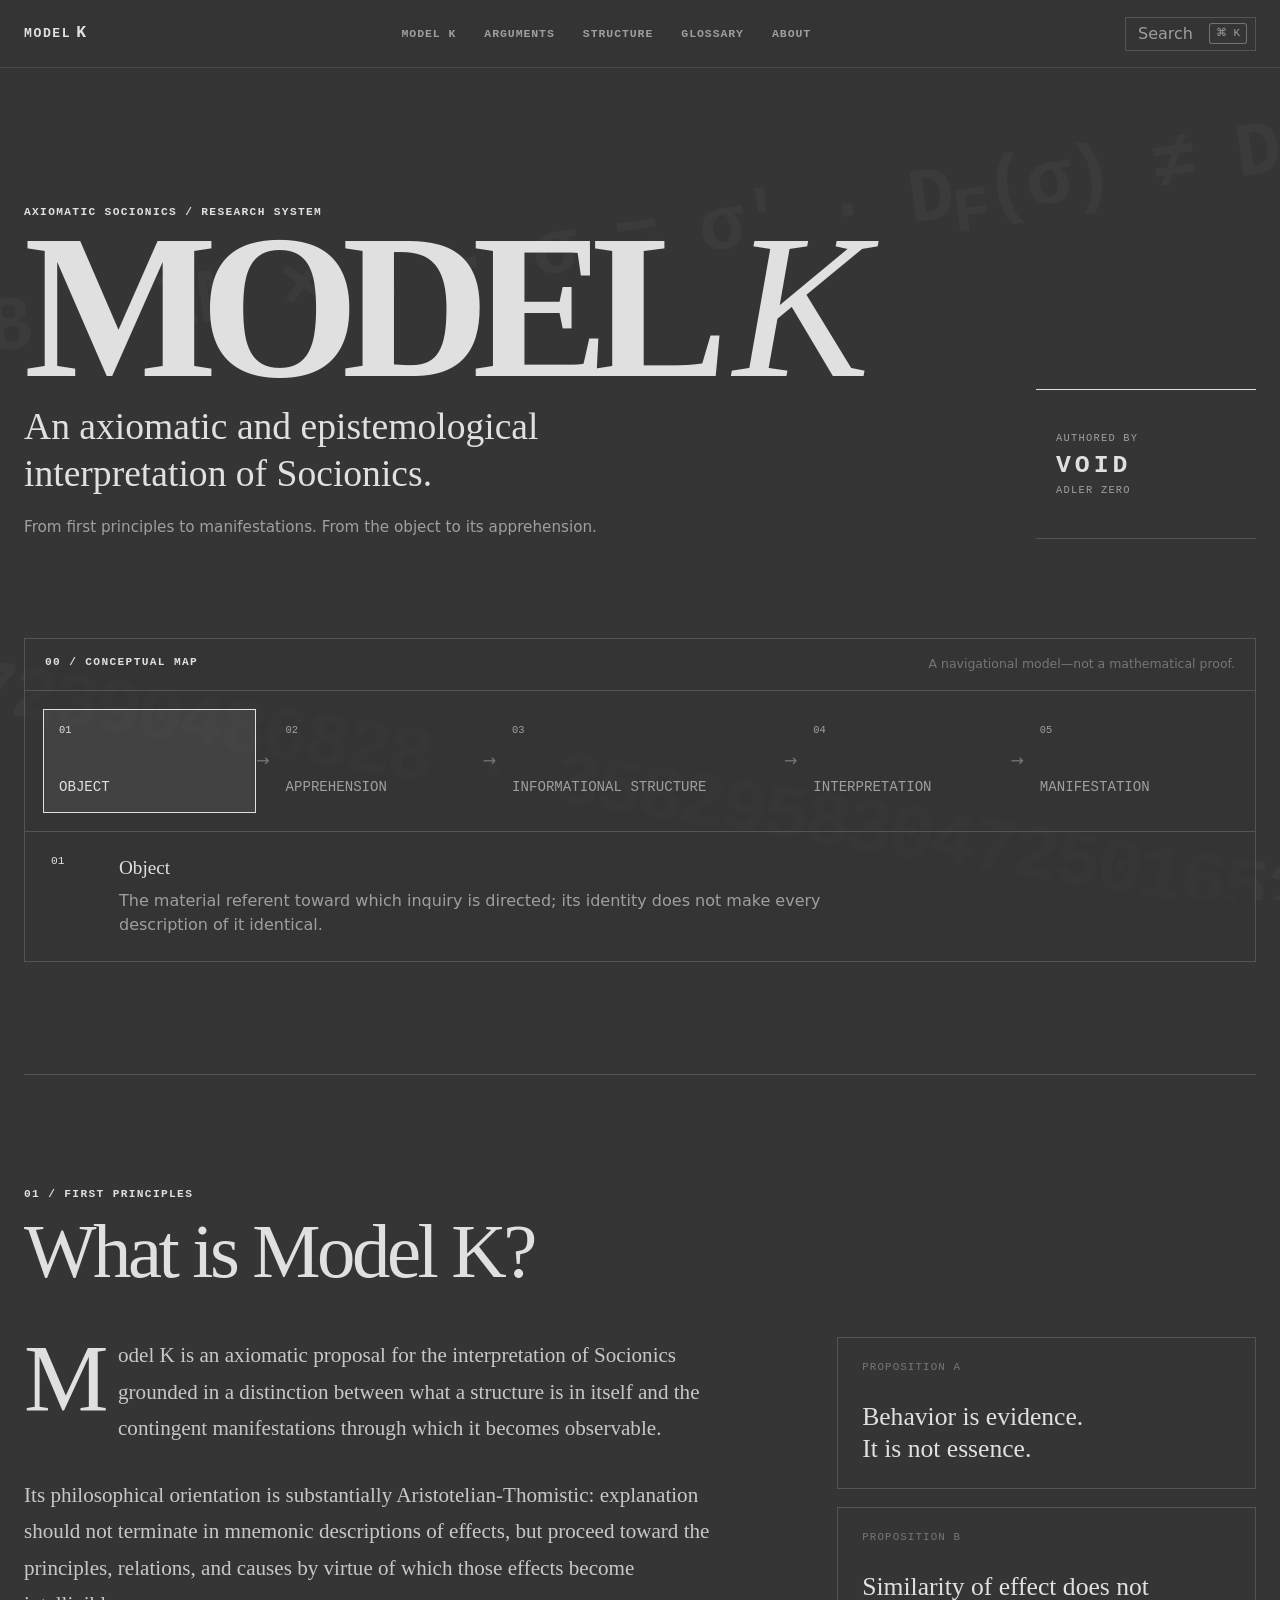
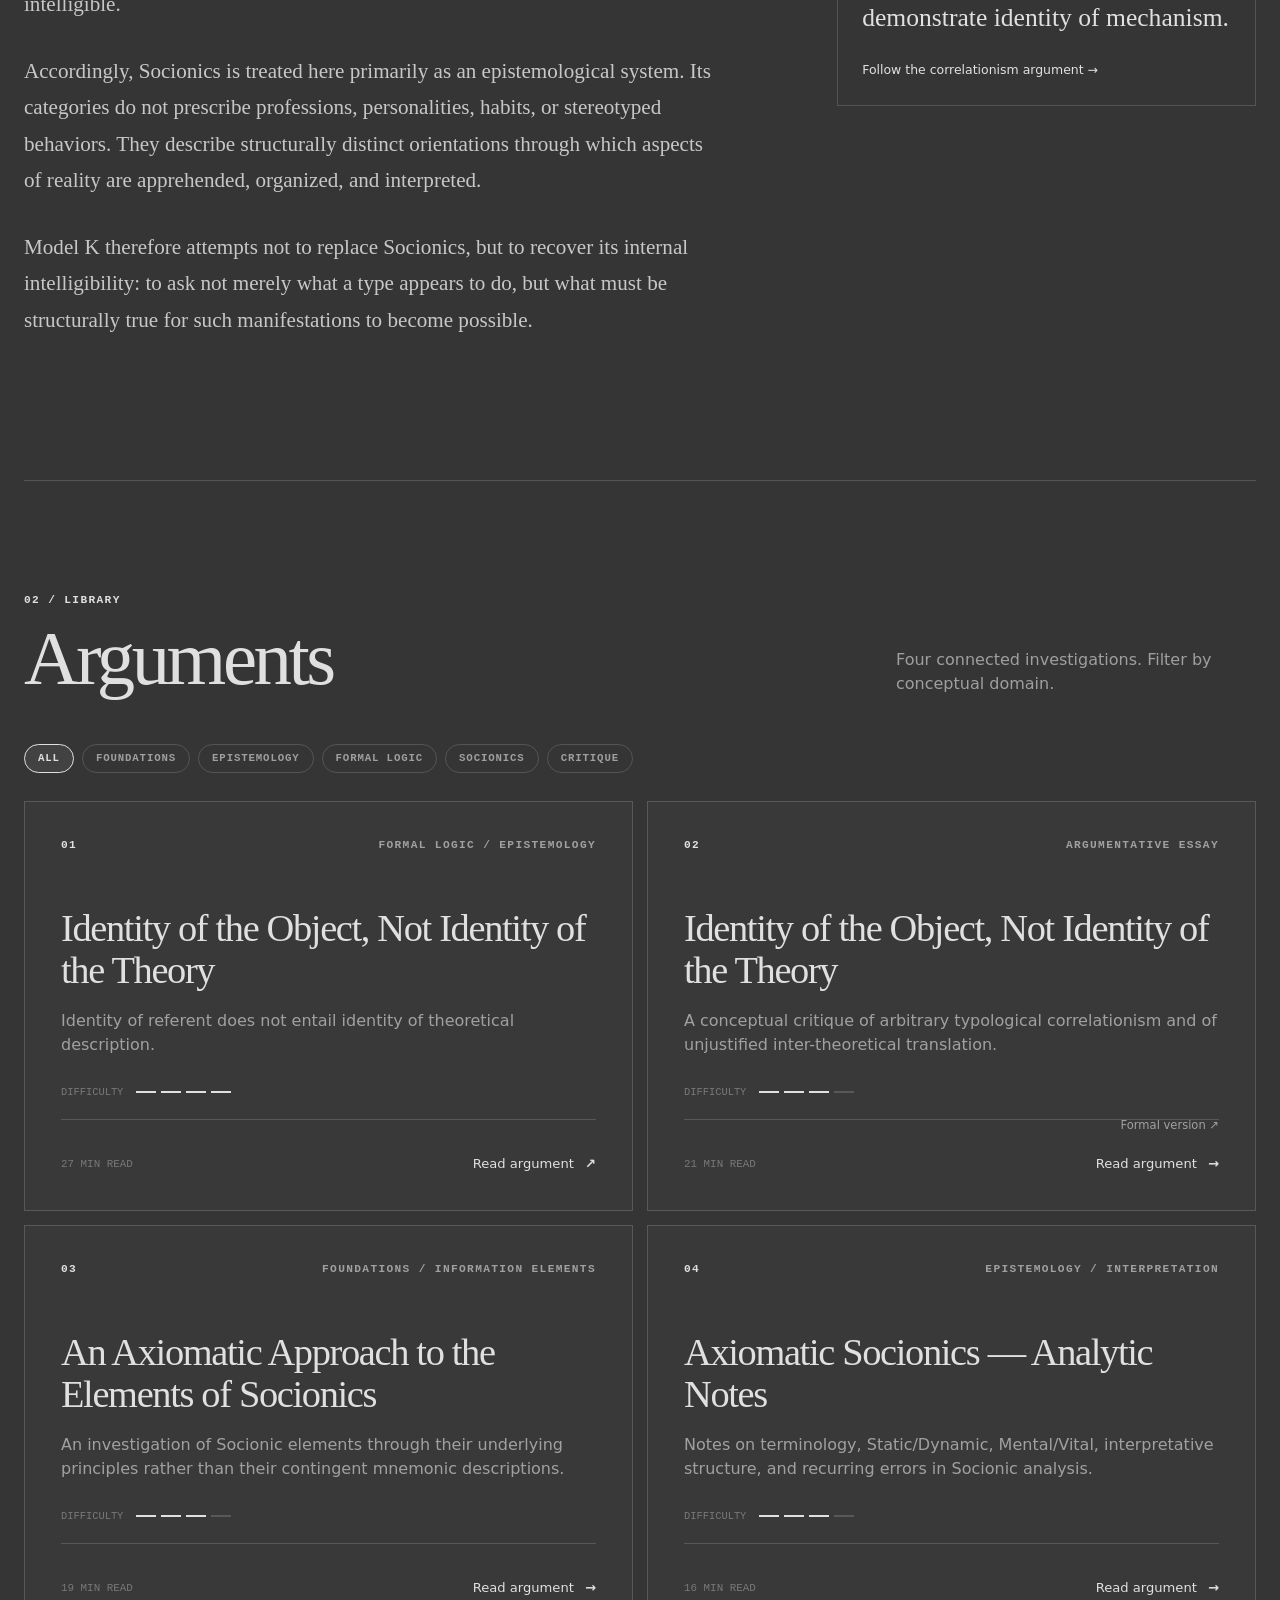
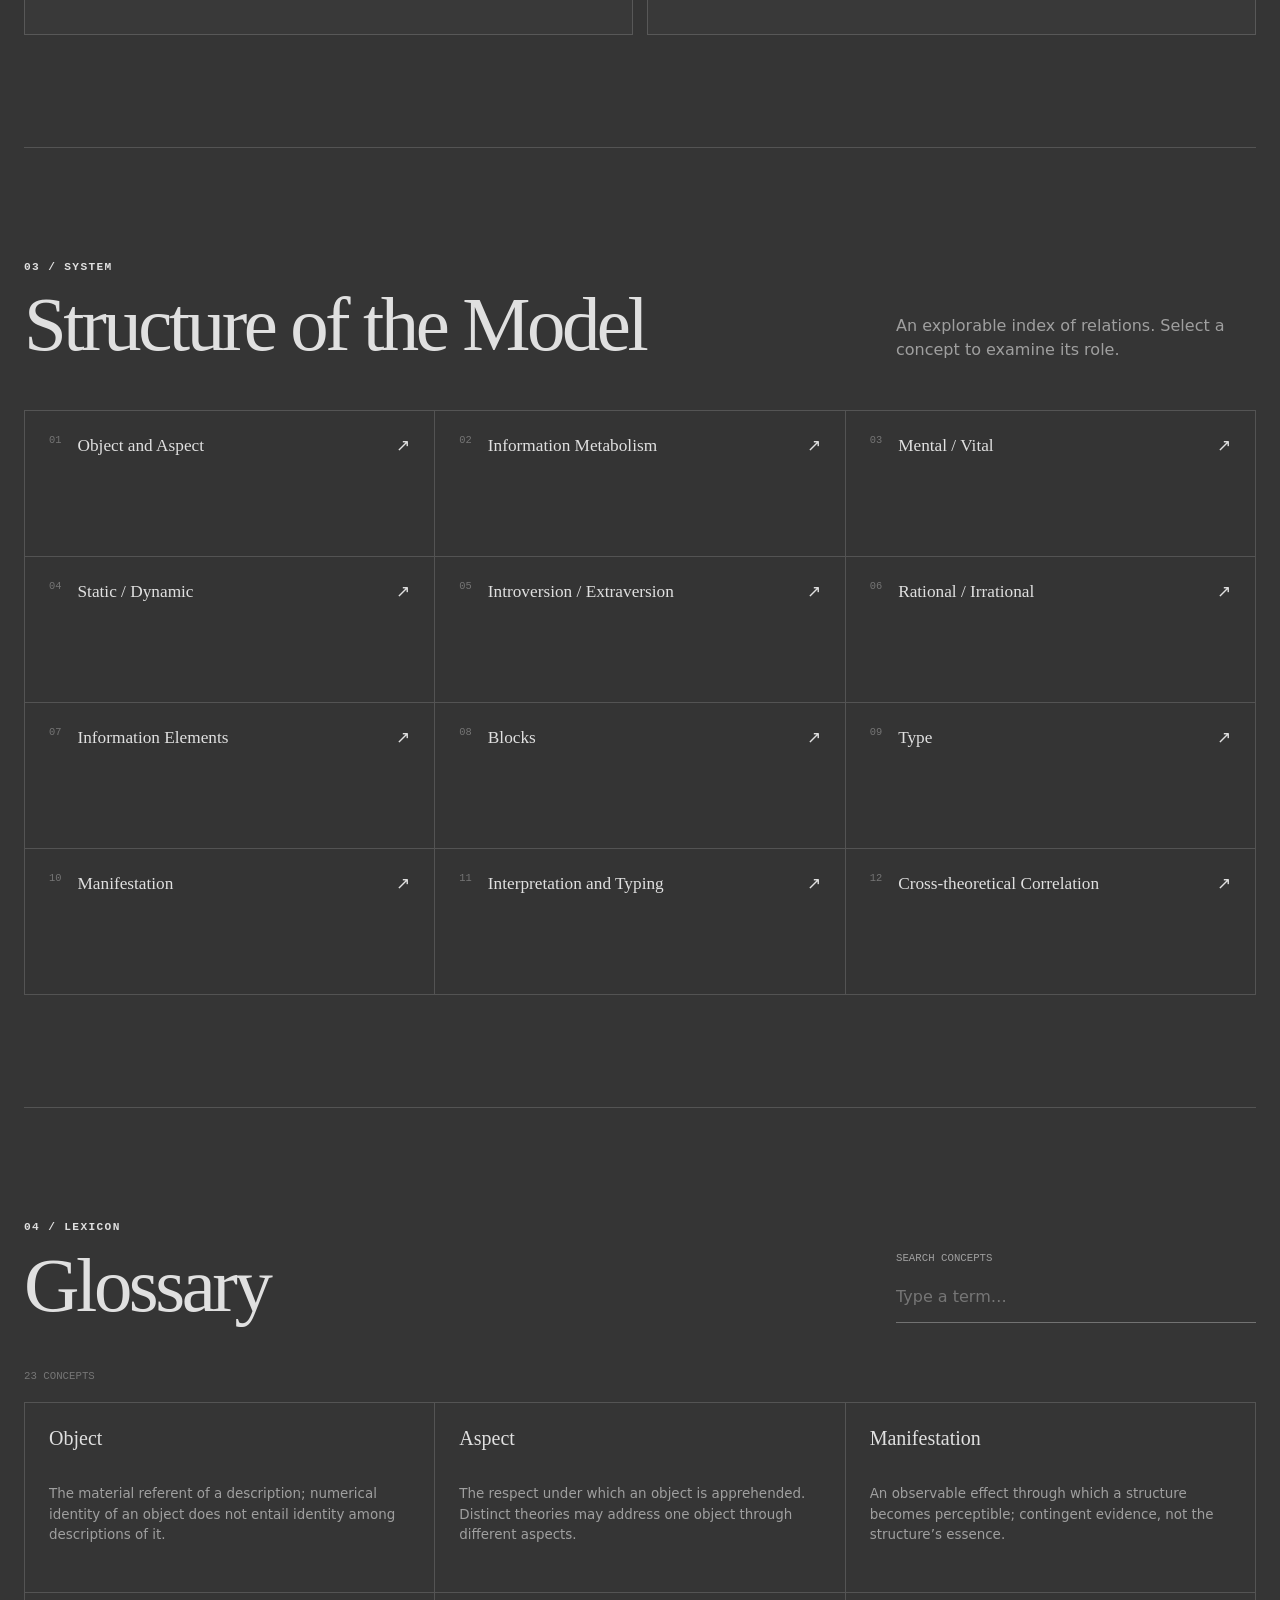
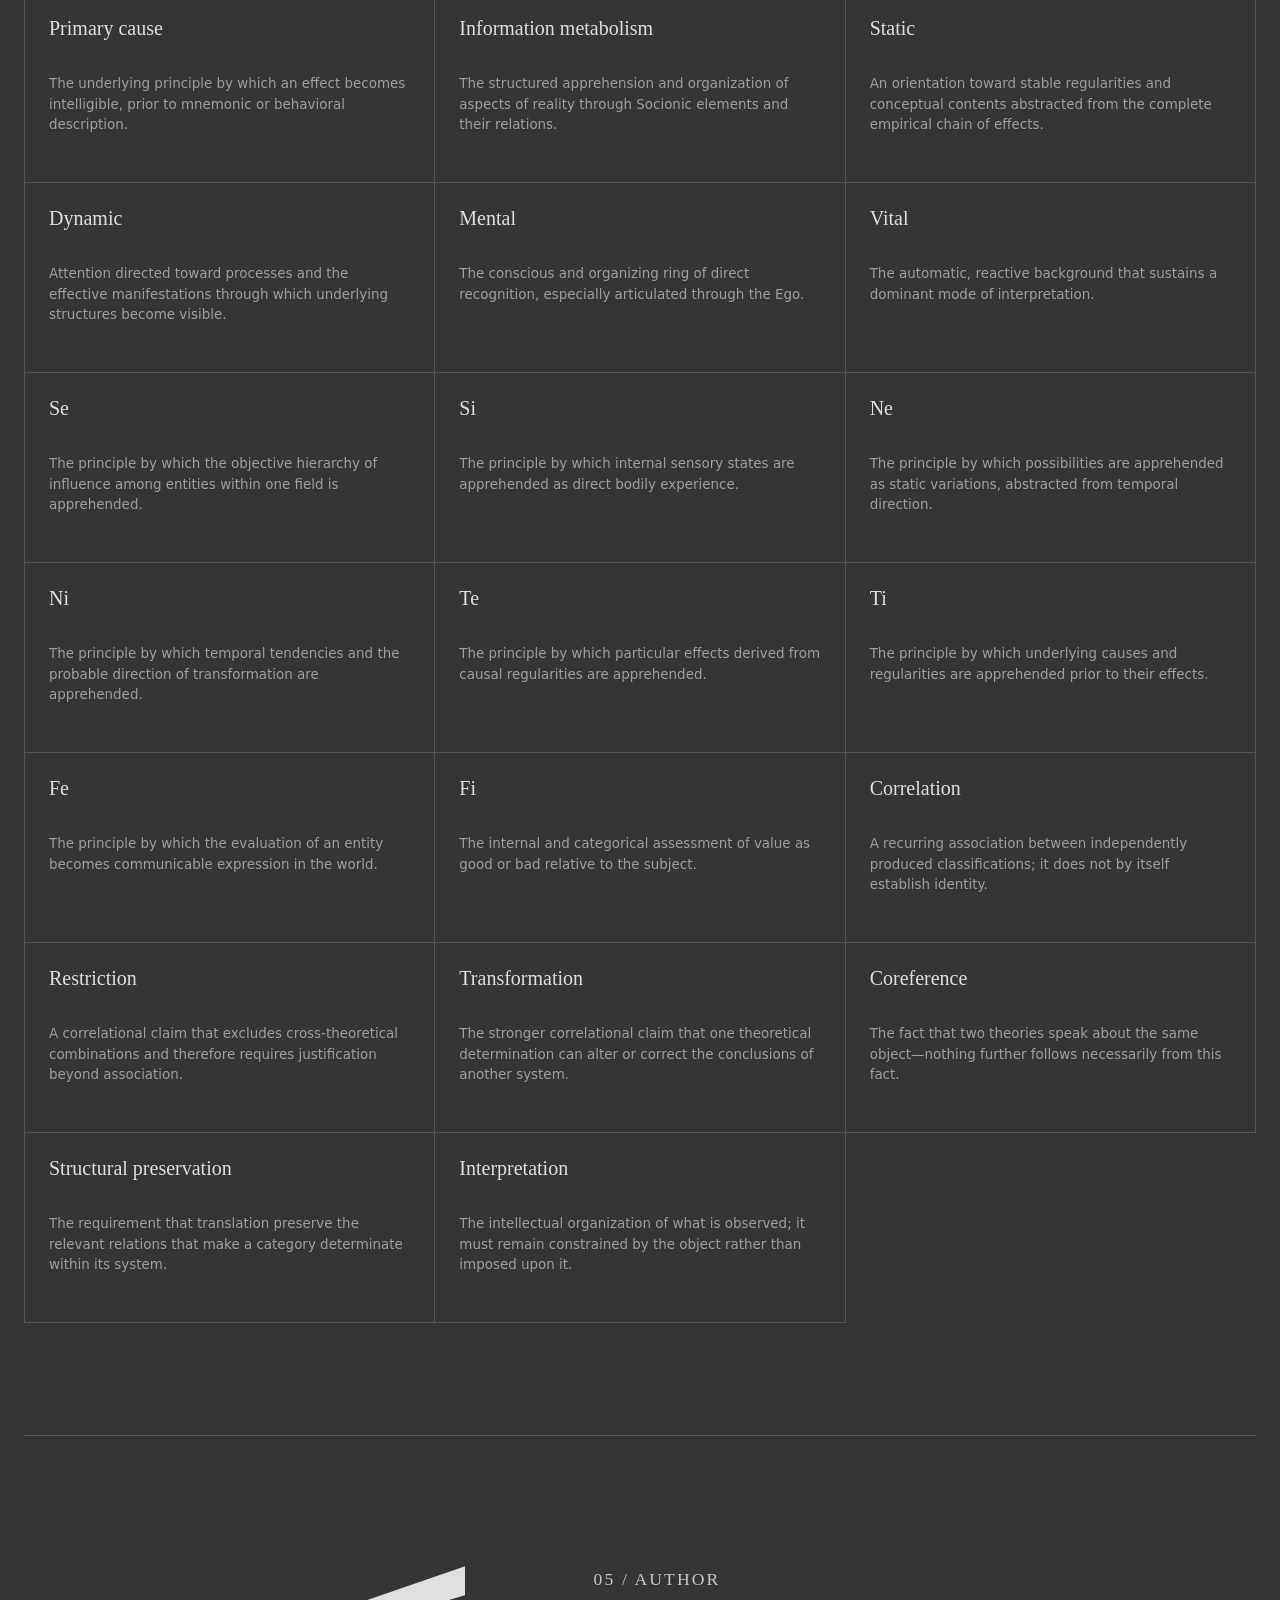
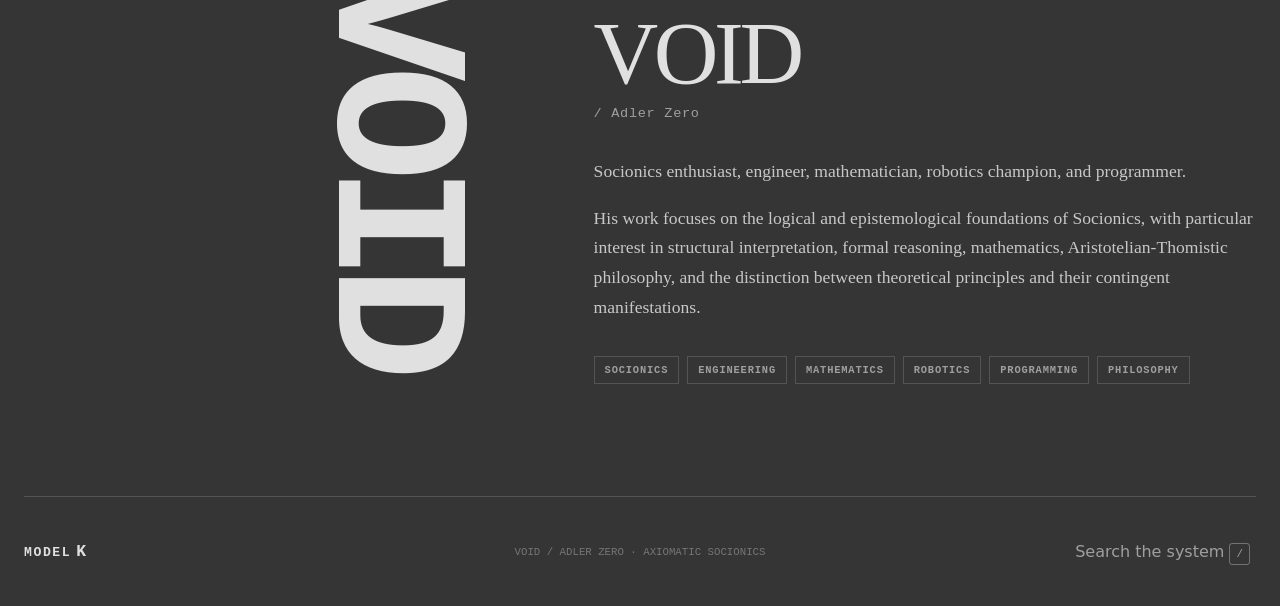
<file: index.html>
<!doctype html>
<html lang="en">
<head>
  <meta charset="utf-8" />
  <meta name="viewport" content="width=device-width, initial-scale=1" />
  <meta name="description" content="Model K — an axiomatic and epistemological interpretation of Socionics by VOID / Adler Zero." />
  <meta name="theme-color" content="#353535" />
  <title>Model K — VOID / Adler Zero</title>
  <link rel="stylesheet" href="style.css?v=20260903g" />
  <script defer src="script.js?v=20260903d"></script>
</head>
<body data-page="home">
  <a class="skip-link" href="#main">Skip to content</a>
  <div class="ambient" aria-hidden="true">
    <span>128 · IM × T · σ = σ′ · D<sub>F</sub>(σ) ≠ D<sub>λ</sub>(σ)</span>
    <span>2659321054872390486828 · 3582958304725016523252</span>
  </div>

  <header class="topbar">
    <a class="wordmark" href="#model-k"><span>MODEL</span><b>K</b></a>
    <nav class="desktop-nav" aria-label="Primary navigation">
      <a href="#model-k">Model K</a>
      <a href="#arguments">Arguments</a>
      <a href="#structure">Structure</a>
      <a href="#glossary">Glossary</a>
      <a href="#about">About</a>
    </nav>
    <div class="header-actions">
      <button class="command-trigger" type="button" data-command-open aria-label="Open command search">
        <span>Search</span><kbd>⌘ K</kbd>
      </button>
      <button class="menu-trigger" type="button" data-menu-toggle aria-expanded="false" aria-controls="mobile-menu">
        <span>Menu</span><i aria-hidden="true"></i>
      </button>
    </div>
  </header>

  <noscript><nav class="noscript-nav" aria-label="Primary navigation without JavaScript"><a href="#model-k">Model K</a><a href="#arguments">Arguments</a><a href="#structure">Structure</a><a href="#glossary">Glossary</a><a href="#about">About</a></nav></noscript>

  <nav class="mobile-menu" id="mobile-menu" aria-label="Mobile navigation" hidden>
    <a href="#model-k">Model K</a>
    <a href="#arguments">Arguments</a>
    <a href="#structure">Structure</a>
    <a href="#glossary">Glossary</a>
    <a href="#about">About</a>
  </nav>

  <main id="main">
    <section class="hero section" id="model-k">
      <div class="hero-grid">
        <div class="hero-copy reveal">
          <p class="eyebrow">Axiomatic Socionics / Research System</p>
          <h1>MODEL <em>K</em></h1>
          <p class="hero-subtitle">An axiomatic and epistemological interpretation of Socionics.</p>
          <p class="hero-support">From first principles to manifestations. From the object to its apprehension.</p>
        </div>
        <div class="hero-signature reveal">
          <span>Authored by</span>
          <strong>VOID</strong>
          <small>Adler Zero</small>
        </div>
      </div>

      <div class="concept-system reveal" aria-labelledby="concept-map-title">
        <div class="concept-system-head">
          <p class="section-index">00 / Conceptual map</p>
          <p id="concept-map-title">A navigational model—not a mathematical proof.</p>
        </div>
        <div class="concept-flow" role="list">
          <button class="concept-node is-active" type="button" role="listitem" data-concept="object" aria-pressed="true">
            <span>01</span><strong>Object</strong>
          </button>
          <i aria-hidden="true">→</i>
          <button class="concept-node" type="button" role="listitem" data-concept="apprehension" aria-pressed="false">
            <span>02</span><strong>Apprehension</strong>
          </button>
          <i aria-hidden="true">→</i>
          <button class="concept-node" type="button" role="listitem" data-concept="structure" aria-pressed="false">
            <span>03</span><strong>Informational structure</strong>
          </button>
          <i aria-hidden="true">→</i>
          <button class="concept-node" type="button" role="listitem" data-concept="interpretation" aria-pressed="false">
            <span>04</span><strong>Interpretation</strong>
          </button>
          <i aria-hidden="true">→</i>
          <button class="concept-node" type="button" role="listitem" data-concept="manifestation" aria-pressed="false">
            <span>05</span><strong>Manifestation</strong>
          </button>
        </div>
        <div class="concept-display" aria-live="polite">
          <span data-concept-number>01</span>
          <div><strong data-concept-title>Object</strong><p data-concept-description>The material referent toward which inquiry is directed; its identity does not make every description of it identical.</p></div>
        </div>
      </div>
    </section>

    <section class="section thesis" aria-labelledby="what-title">
      <div class="section-heading reveal">
        <p class="section-index">01 / First principles</p>
        <h2 id="what-title">What is Model K?</h2>
      </div>
      <div class="thesis-layout">
        <div class="thesis-copy reveal">
          <p>Model K is an axiomatic proposal for the interpretation of Socionics grounded in a distinction between what a structure is in itself and the contingent manifestations through which it becomes observable.</p>
          <p>Its philosophical orientation is substantially Aristotelian-Thomistic: explanation should not terminate in mnemonic descriptions of effects, but proceed toward the principles, relations, and causes by virtue of which those effects become intelligible.</p>
          <p>Accordingly, Socionics is treated here primarily as an epistemological system. Its categories do not prescribe professions, personalities, habits, or stereotyped behaviors. They describe structurally distinct orientations through which aspects of reality are apprehended, organized, and interpreted.</p>
          <p>Model K therefore attempts not to replace Socionics, but to recover its internal intelligibility: to ask not merely what a type appears to do, but what must be structurally true for such manifestations to become possible.</p>
        </div>
        <div class="propositions reveal" aria-label="Central propositions">
          <blockquote><span>Proposition A</span><strong>Behavior is evidence.<br />It is not essence.</strong></blockquote>
          <blockquote><span>Proposition B</span><strong>Similarity of effect does not demonstrate identity of mechanism.</strong><a href="identity-of-the-object.html">Follow the correlationism argument →</a></blockquote>
        </div>
      </div>
    </section>

    <section class="section arguments" id="arguments" aria-labelledby="arguments-title">
      <div class="section-heading split reveal">
        <div><p class="section-index">02 / Library</p><h2 id="arguments-title">Arguments</h2></div>
        <p>Four connected investigations. Filter by conceptual domain.</p>
      </div>
      <div class="filters reveal" aria-label="Filter arguments">
        <button type="button" data-filter="all" aria-pressed="true">All</button>
        <button type="button" data-filter="foundations" aria-pressed="false">Foundations</button>
        <button type="button" data-filter="epistemology" aria-pressed="false">Epistemology</button>
        <button type="button" data-filter="formal-logic" aria-pressed="false">Formal logic</button>
        <button type="button" data-filter="socionics" aria-pressed="false">Socionics</button>
        <button type="button" data-filter="critique" aria-pressed="false">Critique</button>
      </div>
      <div class="argument-grid">
        <article class="argument-card reveal" data-tags="formal-logic epistemology critique socionics" data-reading-source="https://adlerzero.github.io/Socionics-MODELK/formal-logical.html">
          <div class="argument-meta"><span>01</span><span>Formal Logic / Epistemology</span></div>
          <h3>Identity of the Object, Not Identity of the Theory</h3>
          <p>Identity of referent does not entail identity of theoretical description.</p>
          <div class="difficulty"><span>Difficulty</span><i></i><i></i><i></i><i></i></div>
          <div class="argument-footer"><span data-reading-time>Calculating…</span><a href="https://adlerzero.github.io/Socionics-MODELK/formal-logical.html">Read argument <b>↗</b></a></div>
        </article>
        <article class="argument-card reveal" data-tags="epistemology critique socionics" data-reading-source="identity-of-the-object.html">
          <div class="argument-meta"><span>02</span><span>Argumentative Essay</span></div>
          <h3>Identity of the Object, Not Identity of the Theory</h3>
          <p>A conceptual critique of arbitrary typological correlationism and of unjustified inter-theoretical translation.</p>
          <div class="difficulty medium"><span>Difficulty</span><i></i><i></i><i></i><i></i></div>
          <div class="argument-footer"><span data-reading-time>Calculating…</span><a href="identity-of-the-object.html">Read argument <b>→</b></a></div>
          <a class="formal-companion" href="https://adlerzero.github.io/Socionics-MODELK/formal-logical.html">Formal version ↗</a>
        </article>
        <article class="argument-card reveal" data-tags="foundations socionics epistemology" data-reading-source="axiomatic-approach.html">
          <div class="argument-meta"><span>03</span><span>Foundations / Information Elements</span></div>
          <h3>An Axiomatic Approach to the Elements of Socionics</h3>
          <p>An investigation of Socionic elements through their underlying principles rather than their contingent mnemonic descriptions.</p>
          <div class="difficulty medium"><span>Difficulty</span><i></i><i></i><i></i><i></i></div>
          <div class="argument-footer"><span data-reading-time>Calculating…</span><a href="axiomatic-approach.html">Read argument <b>→</b></a></div>
        </article>
        <article class="argument-card reveal" data-tags="epistemology foundations socionics" data-reading-source="analytic-notes.html">
          <div class="argument-meta"><span>04</span><span>Epistemology / Interpretation</span></div>
          <h3>Axiomatic Socionics — Analytic Notes</h3>
          <p>Notes on terminology, Static/Dynamic, Mental/Vital, interpretative structure, and recurring errors in Socionic analysis.</p>
          <div class="difficulty medium"><span>Difficulty</span><i></i><i></i><i></i><i></i></div>
          <div class="argument-footer"><span data-reading-time>Calculating…</span><a href="analytic-notes.html">Read argument <b>→</b></a></div>
        </article>
      </div>
    </section>

    <section class="section structure" id="structure" aria-labelledby="structure-title">
      <div class="section-heading split reveal">
        <div><p class="section-index">03 / System</p><h2 id="structure-title">Structure of the Model</h2></div>
        <p>An explorable index of relations. Select a concept to examine its role.</p>
      </div>
      <div class="structure-grid reveal">
        <button type="button" data-structure="object-aspect"><span>01</span>Object and Aspect<i>↗</i></button>
        <button type="button" data-structure="metabolism"><span>02</span>Information Metabolism<i>↗</i></button>
        <button type="button" data-structure="mental-vital"><span>03</span>Mental / Vital<i>↗</i></button>
        <button type="button" data-structure="static-dynamic"><span>04</span>Static / Dynamic<i>↗</i></button>
        <button type="button" data-structure="introversion-extraversion"><span>05</span>Introversion / Extraversion<i>↗</i></button>
        <button type="button" data-structure="rational-irrational"><span>06</span>Rational / Irrational<i>↗</i></button>
        <button type="button" data-structure="elements"><span>07</span>Information Elements<i>↗</i></button>
        <button type="button" data-structure="blocks"><span>08</span>Blocks<i>↗</i></button>
        <button type="button" data-structure="type"><span>09</span>Type<i>↗</i></button>
        <button type="button" data-structure="manifestation"><span>10</span>Manifestation<i>↗</i></button>
        <button type="button" data-structure="interpretation"><span>11</span>Interpretation and Typing<i>↗</i></button>
        <button type="button" data-structure="correlation"><span>12</span>Cross-theoretical Correlation<i>↗</i></button>
      </div>
    </section>

    <section class="section glossary" id="glossary" aria-labelledby="glossary-title">
      <div class="section-heading split reveal">
        <div><p class="section-index">04 / Lexicon</p><h2 id="glossary-title">Glossary</h2></div>
        <label class="glossary-search"><span>Search concepts</span><input type="search" data-glossary-search placeholder="Type a term…" autocomplete="off" /></label>
      </div>
      <p class="glossary-count" aria-live="polite" data-glossary-count>23 concepts</p>
      <div class="glossary-grid">
        <article data-term="object"><h3>Object</h3><p>The material referent of a description; numerical identity of an object does not entail identity among descriptions of it.</p></article>
        <article data-term="aspect"><h3>Aspect</h3><p>The respect under which an object is apprehended. Distinct theories may address one object through different aspects.</p></article>
        <article data-term="manifestation"><h3>Manifestation</h3><p>An observable effect through which a structure becomes perceptible; contingent evidence, not the structure’s essence.</p></article>
        <article data-term="primary cause"><h3>Primary cause</h3><p>The underlying principle by which an effect becomes intelligible, prior to mnemonic or behavioral description.</p></article>
        <article data-term="information metabolism"><h3>Information metabolism</h3><p>The structured apprehension and organization of aspects of reality through Socionic elements and their relations.</p></article>
        <article data-term="static"><h3>Static</h3><p>An orientation toward stable regularities and conceptual contents abstracted from the complete empirical chain of effects.</p></article>
        <article data-term="dynamic"><h3>Dynamic</h3><p>Attention directed toward processes and the effective manifestations through which underlying structures become visible.</p></article>
        <article data-term="mental"><h3>Mental</h3><p>The conscious and organizing ring of direct recognition, especially articulated through the Ego.</p></article>
        <article data-term="vital"><h3>Vital</h3><p>The automatic, reactive background that sustains a dominant mode of interpretation.</p></article>
        <article data-term="se"><h3>Se</h3><p>The principle by which the objective hierarchy of influence among entities within one field is apprehended.</p></article>
        <article data-term="si"><h3>Si</h3><p>The principle by which internal sensory states are apprehended as direct bodily experience.</p></article>
        <article data-term="ne"><h3>Ne</h3><p>The principle by which possibilities are apprehended as static variations, abstracted from temporal direction.</p></article>
        <article data-term="ni"><h3>Ni</h3><p>The principle by which temporal tendencies and the probable direction of transformation are apprehended.</p></article>
        <article data-term="te"><h3>Te</h3><p>The principle by which particular effects derived from causal regularities are apprehended.</p></article>
        <article data-term="ti"><h3>Ti</h3><p>The principle by which underlying causes and regularities are apprehended prior to their effects.</p></article>
        <article data-term="fe"><h3>Fe</h3><p>The principle by which the evaluation of an entity becomes communicable expression in the world.</p></article>
        <article data-term="fi"><h3>Fi</h3><p>The internal and categorical assessment of value as good or bad relative to the subject.</p></article>
        <article data-term="correlation"><h3>Correlation</h3><p>A recurring association between independently produced classifications; it does not by itself establish identity.</p></article>
        <article data-term="restriction"><h3>Restriction</h3><p>A correlational claim that excludes cross-theoretical combinations and therefore requires justification beyond association.</p></article>
        <article data-term="transformation"><h3>Transformation</h3><p>The stronger correlational claim that one theoretical determination can alter or correct the conclusions of another system.</p></article>
        <article data-term="coreference"><h3>Coreference</h3><p>The fact that two theories speak about the same object—nothing further follows necessarily from this fact.</p></article>
        <article data-term="structural preservation"><h3>Structural preservation</h3><p>The requirement that translation preserve the relevant relations that make a category determinate within its system.</p></article>
        <article data-term="interpretation"><h3>Interpretation</h3><p>The intellectual organization of what is observed; it must remain constrained by the object rather than imposed upon it.</p></article>
      </div>
      <p class="glossary-empty" data-glossary-empty hidden>No concept matches this search.</p>
    </section>

    <section class="section about" id="about" aria-labelledby="about-title">
      <div class="about-mark reveal" aria-hidden="true">VOID</div>
      <div class="about-content reveal">
        <p class="section-index">05 / Author</p>
        <h2 id="about-title">VOID <span>/ Adler Zero</span></h2>
        <p>Socionics enthusiast, engineer, mathematician, robotics champion, and programmer.</p>
        <p>His work focuses on the logical and epistemological foundations of Socionics, with particular interest in structural interpretation, formal reasoning, mathematics, Aristotelian-Thomistic philosophy, and the distinction between theoretical principles and their contingent manifestations.</p>
        <div class="author-descriptors" aria-label="Research descriptors"><span>Socionics</span><span>Engineering</span><span>Mathematics</span><span>Robotics</span><span>Programming</span><span>Philosophy</span></div>
      </div>
    </section>
  </main>

  <aside class="structure-panel" data-structure-panel aria-hidden="true" aria-labelledby="panel-title">
    <button type="button" class="panel-close" data-panel-close aria-label="Close concept panel">×</button>
    <p class="section-index" data-panel-index>Structure / 01</p>
    <h2 id="panel-title" data-panel-title>Object and Aspect</h2>
    <dl><div><dt>Definition</dt><dd data-panel-definition></dd></div><div><dt>Conceptual role</dt><dd data-panel-role></dd></div></dl>
    <div class="panel-related"><span>Related arguments</span><div data-panel-related></div></div>
  </aside>
  <button class="panel-backdrop" type="button" data-panel-backdrop aria-label="Close concept panel" hidden></button>

  <dialog class="command-palette" data-command-dialog aria-labelledby="command-title">
    <div class="command-head"><span aria-hidden="true">⌕</span><input id="command-title" type="search" data-command-input placeholder="Search Model K…" autocomplete="off" /><kbd>Esc</kbd></div>
    <div class="command-results" data-command-results></div>
    <p class="command-help"><span>↑↓ Navigate</span><span>↵ Open</span></p>
  </dialog>

  <footer class="footer"><a class="wordmark" href="#model-k"><span>MODEL</span><b>K</b></a><p>VOID / Adler Zero · Axiomatic Socionics</p><button type="button" data-command-open>Search the system <kbd>/</kbd></button></footer>
</body>
</html>
</file>
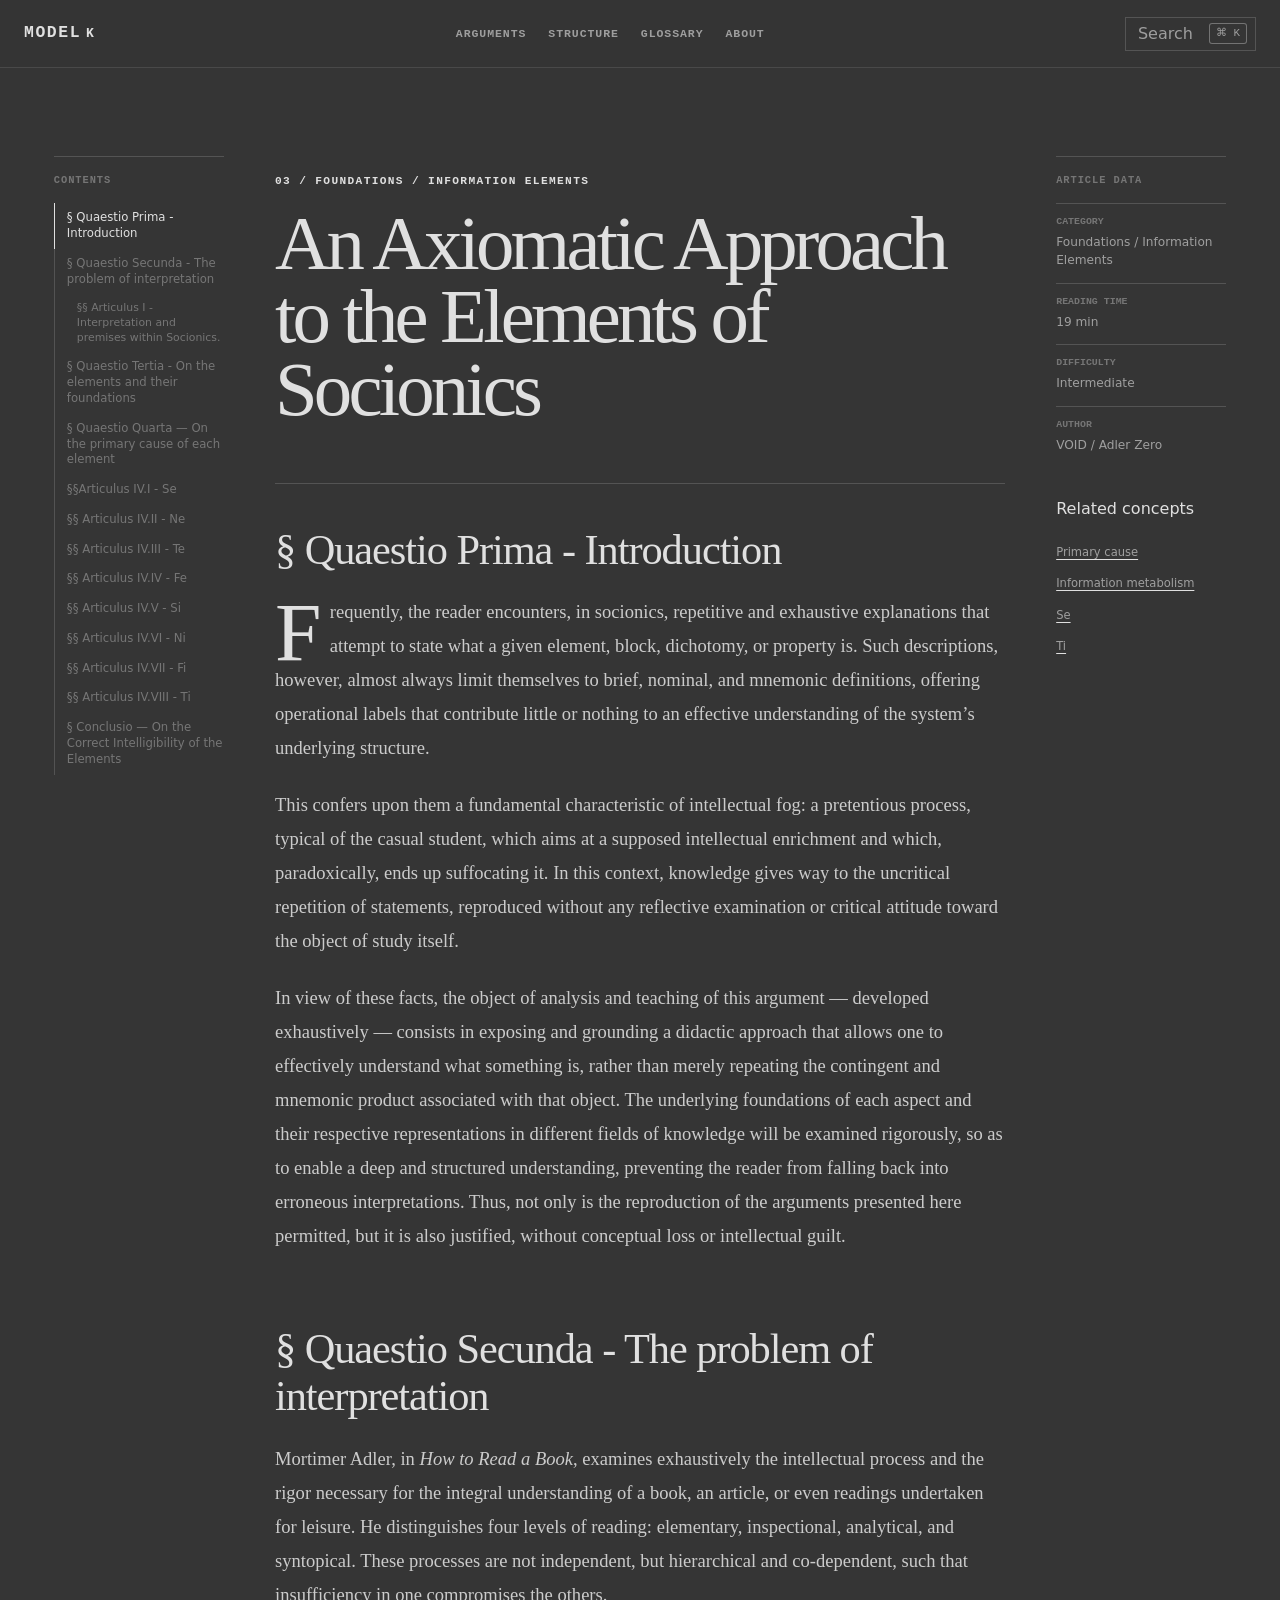
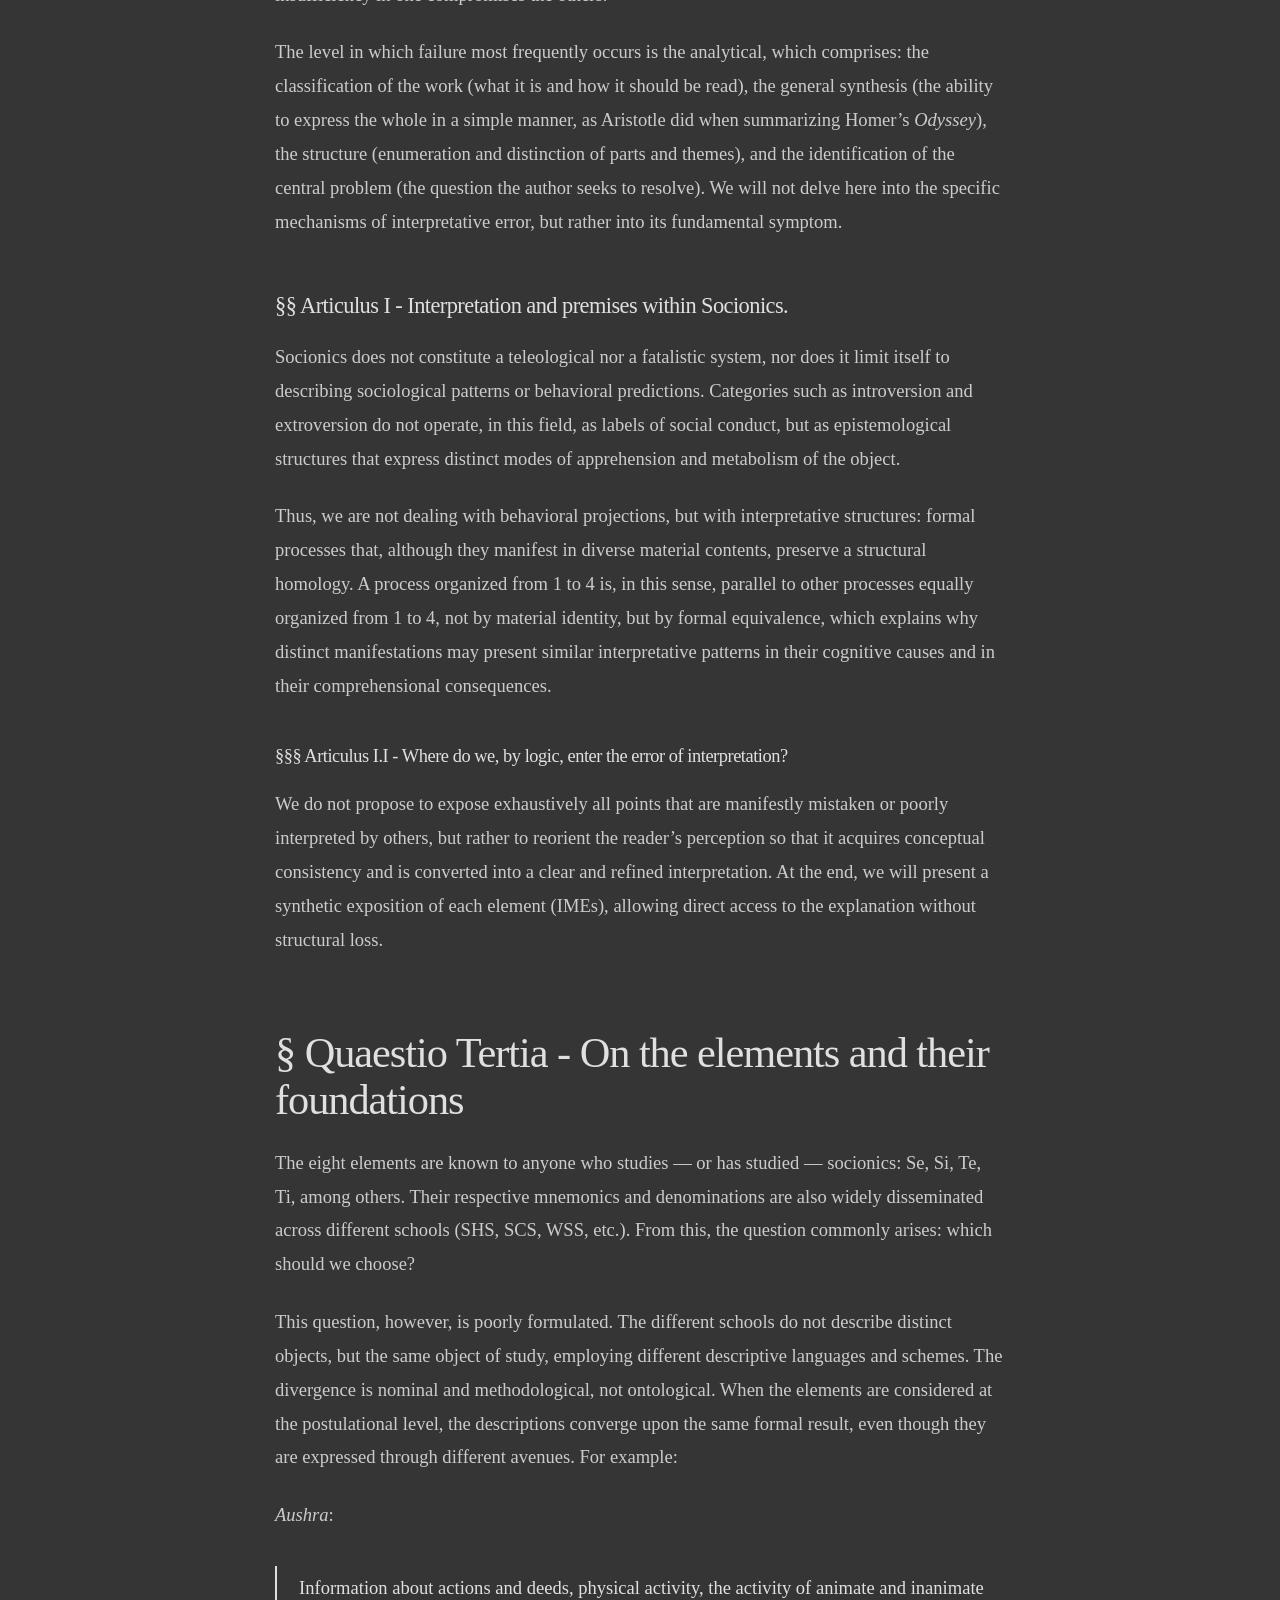
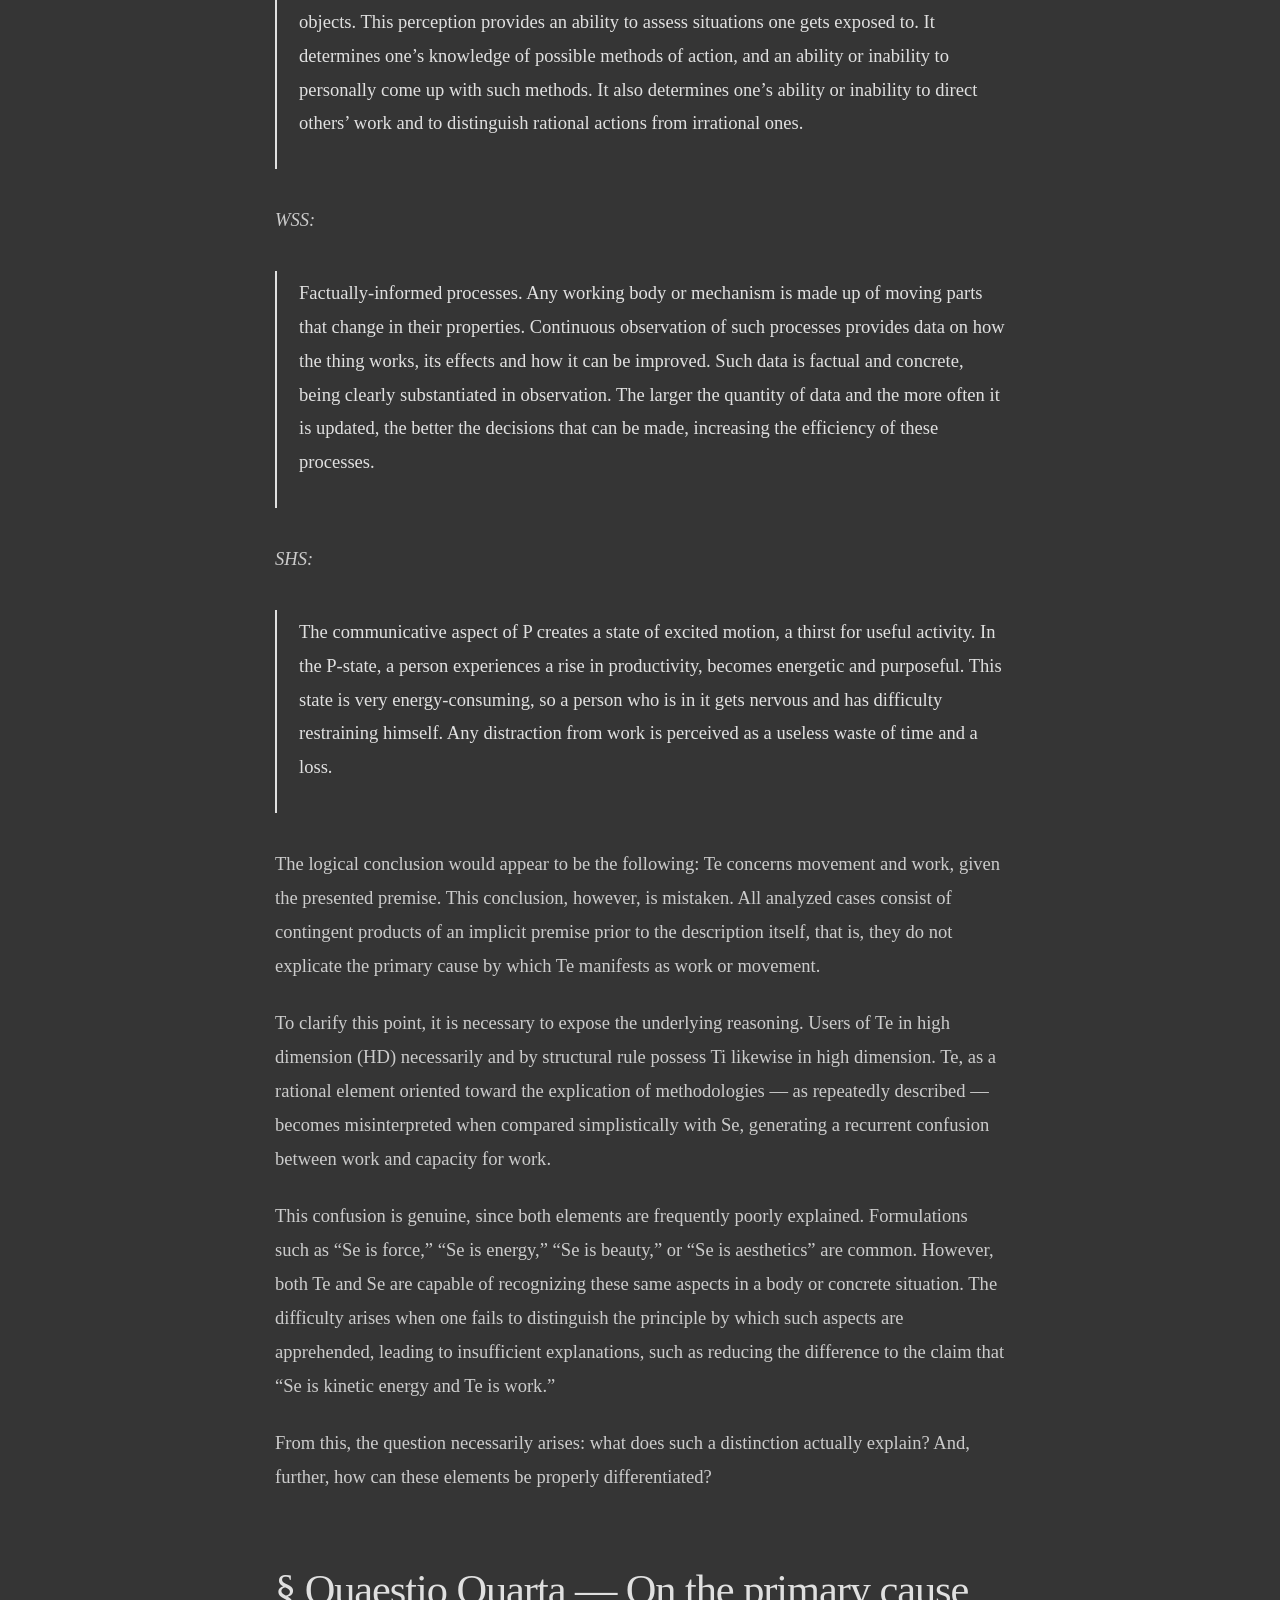
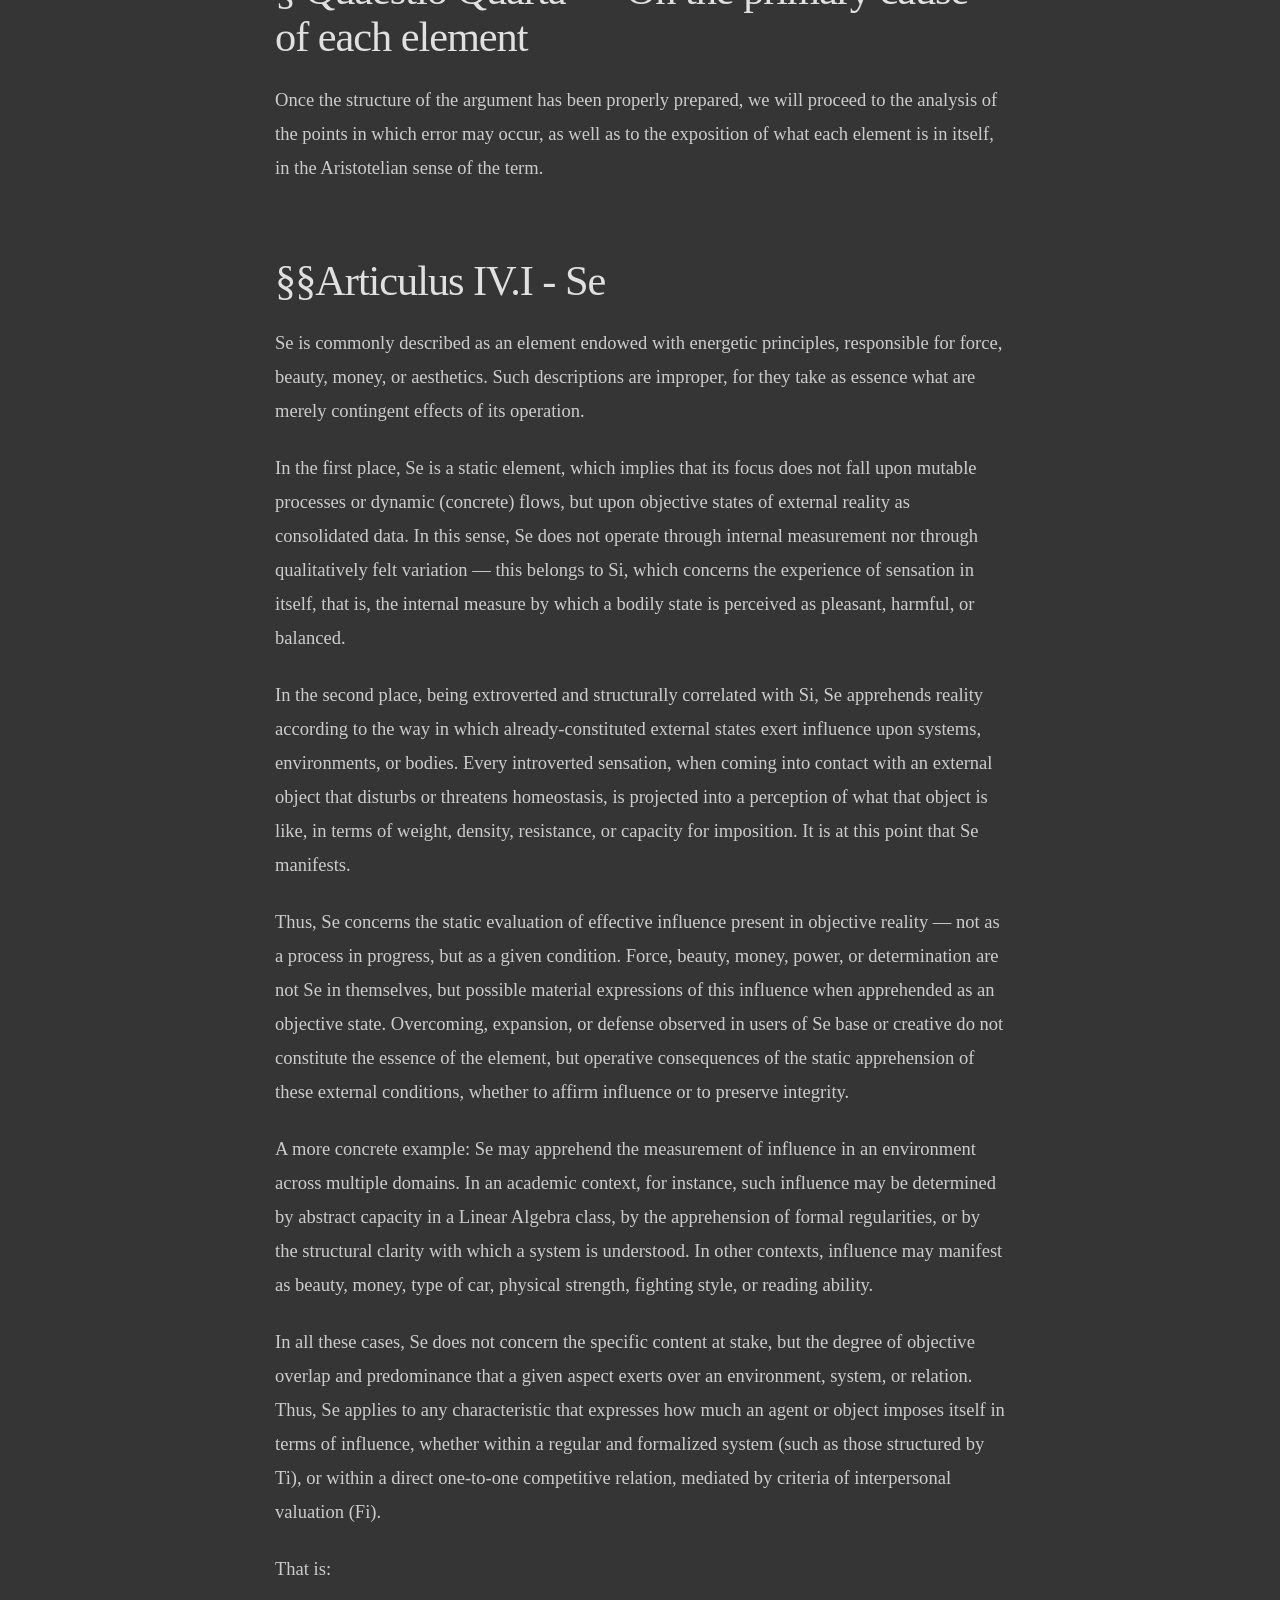
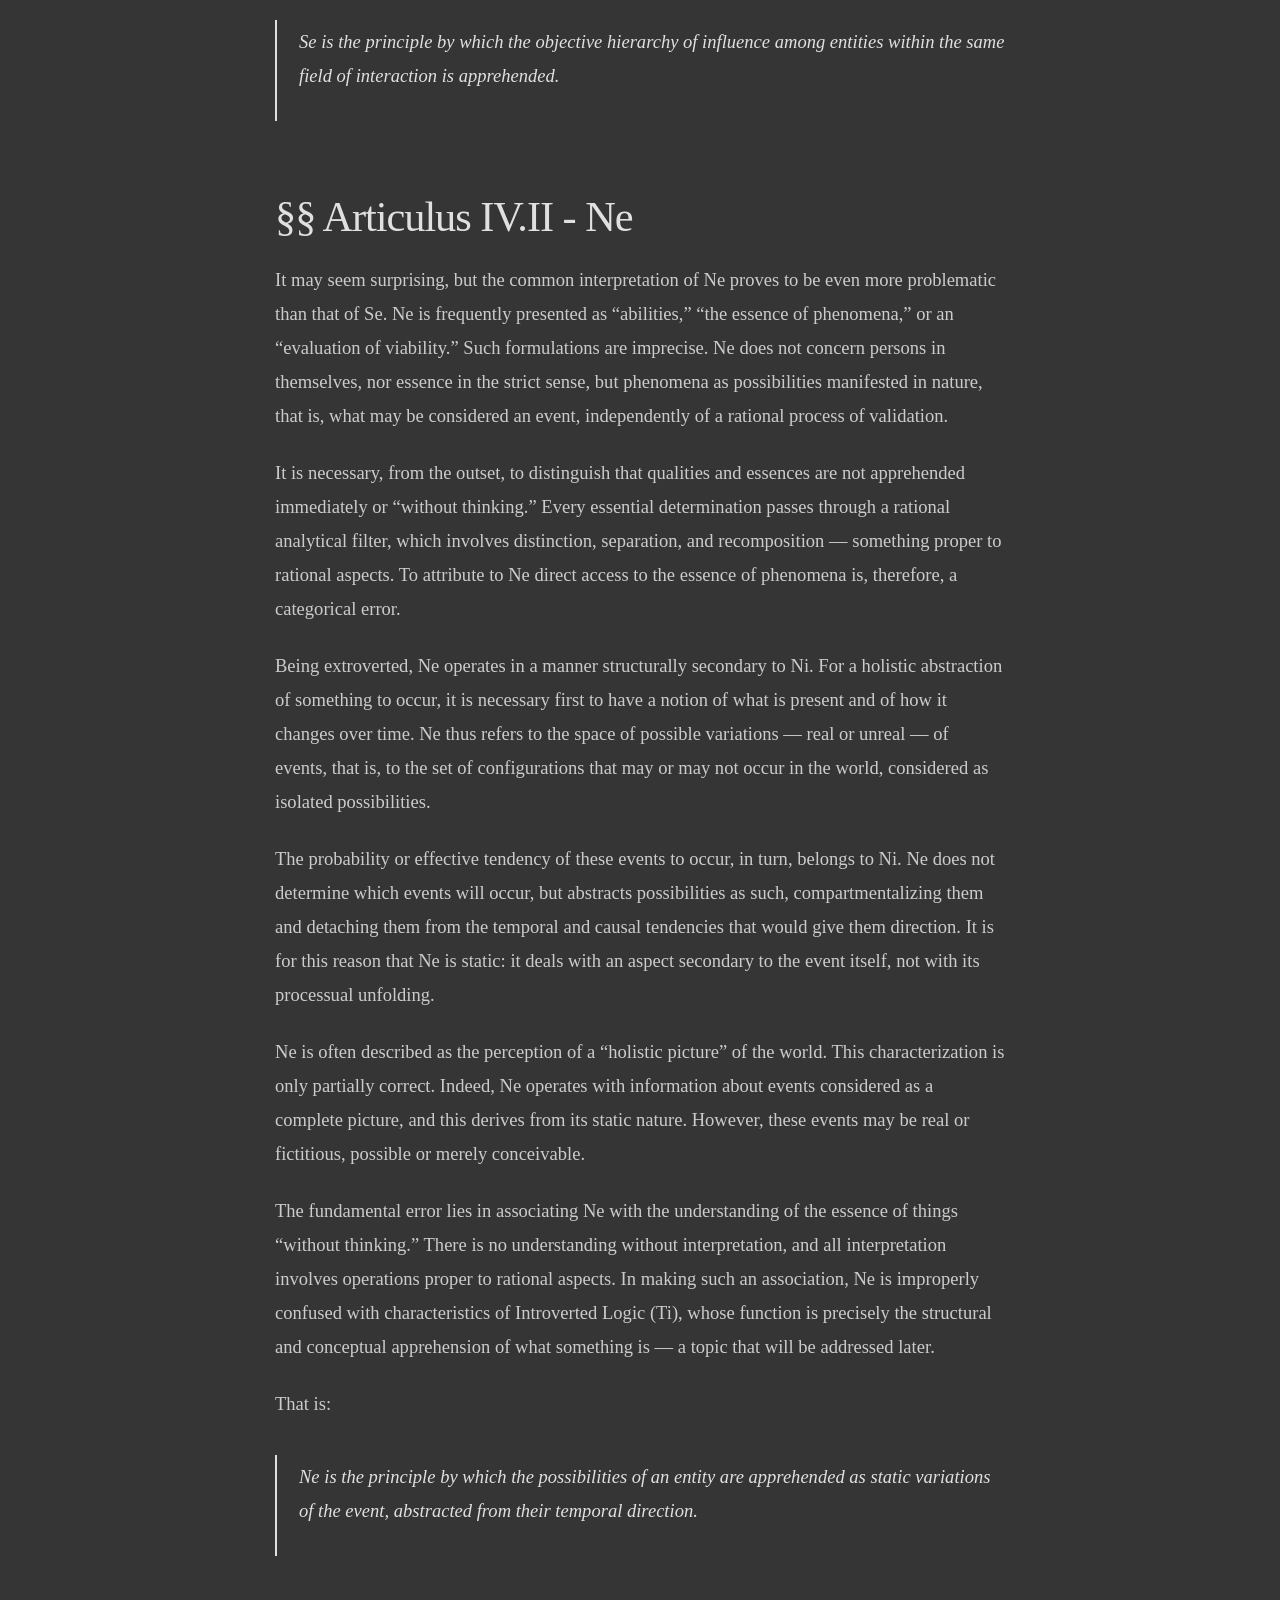
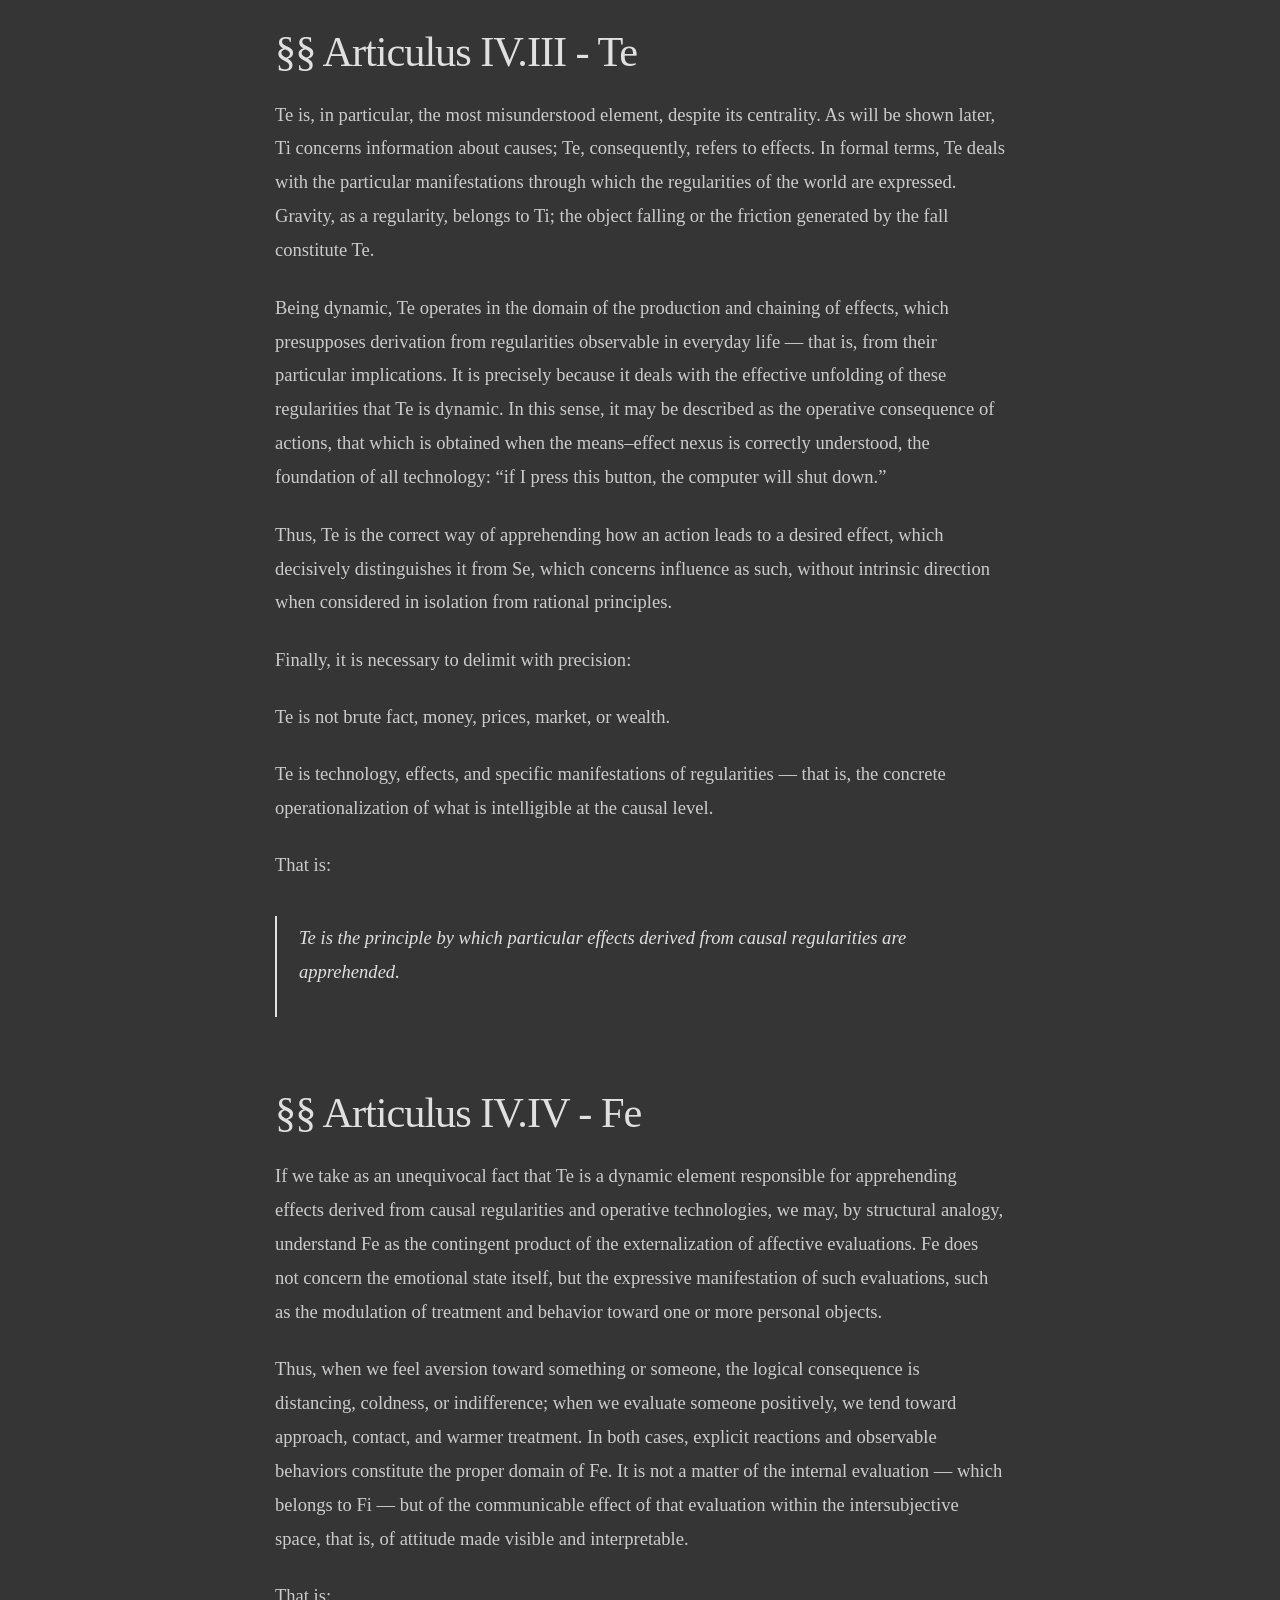
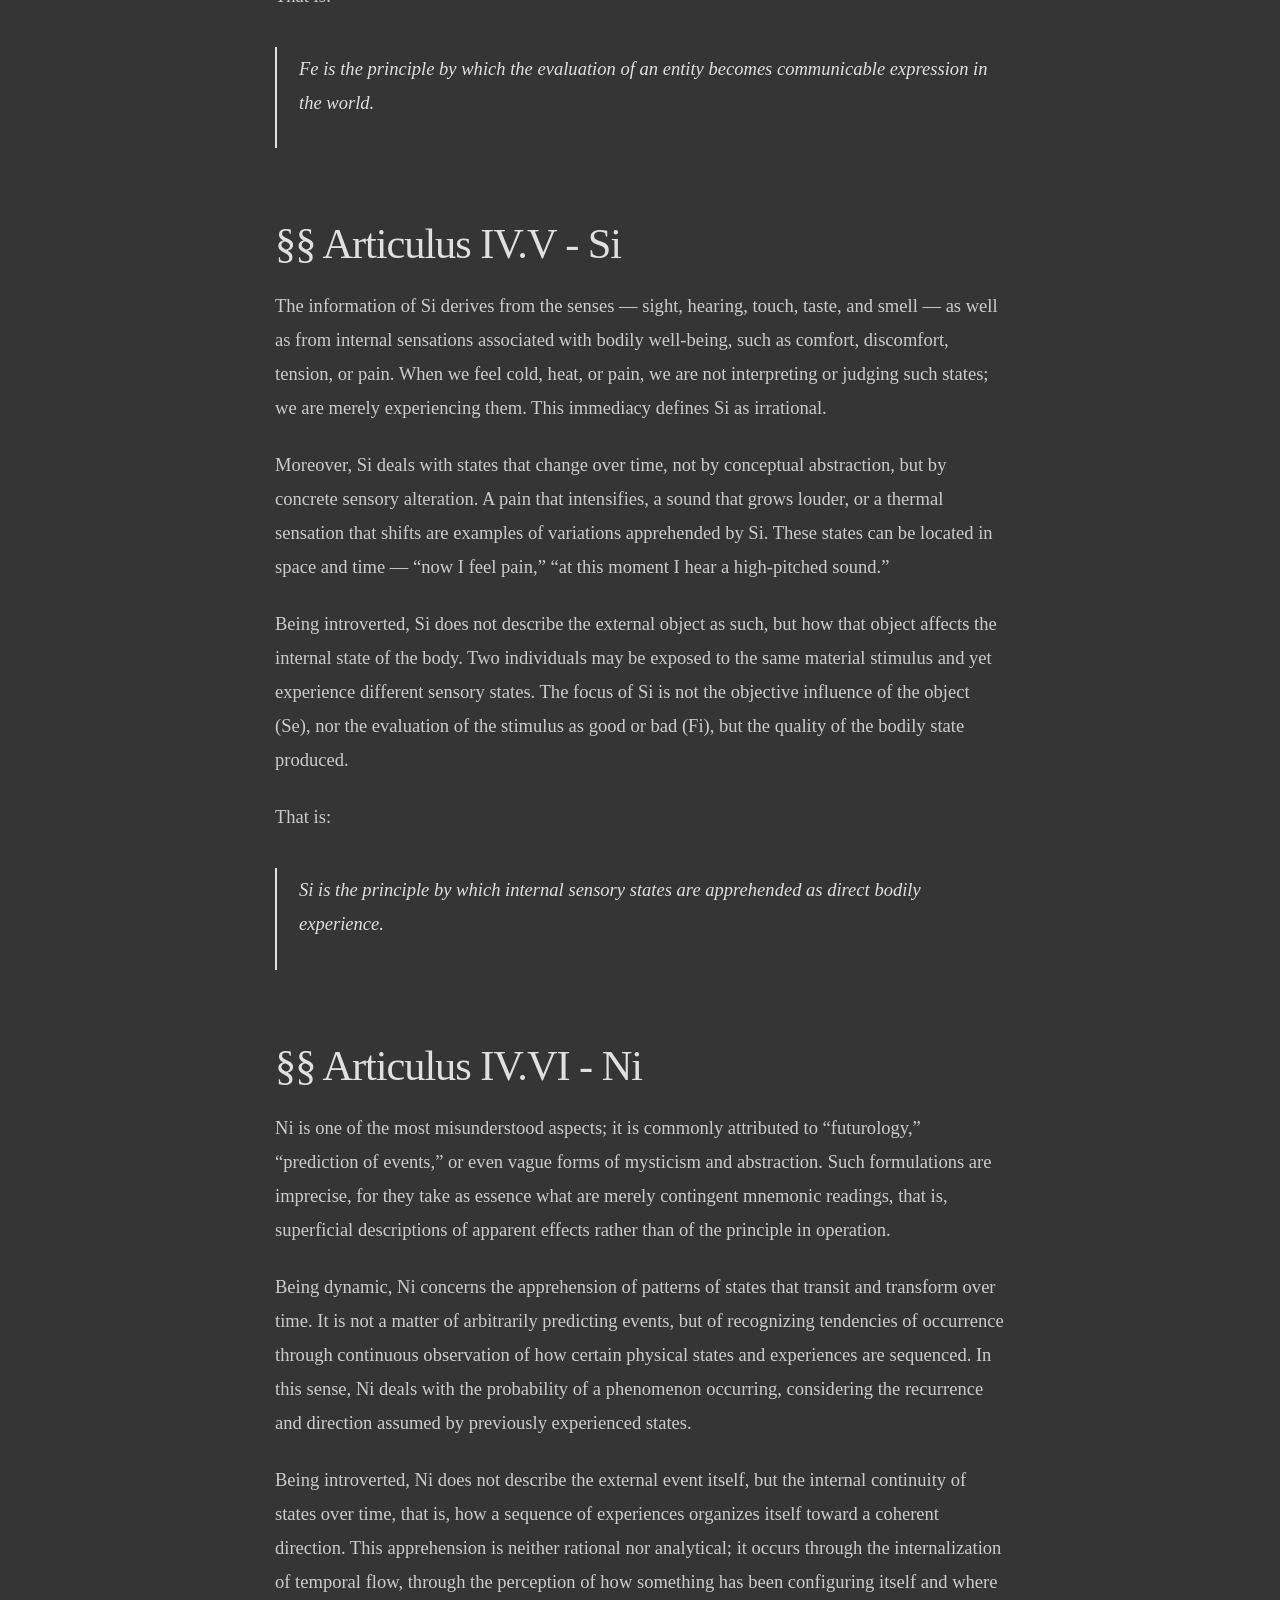
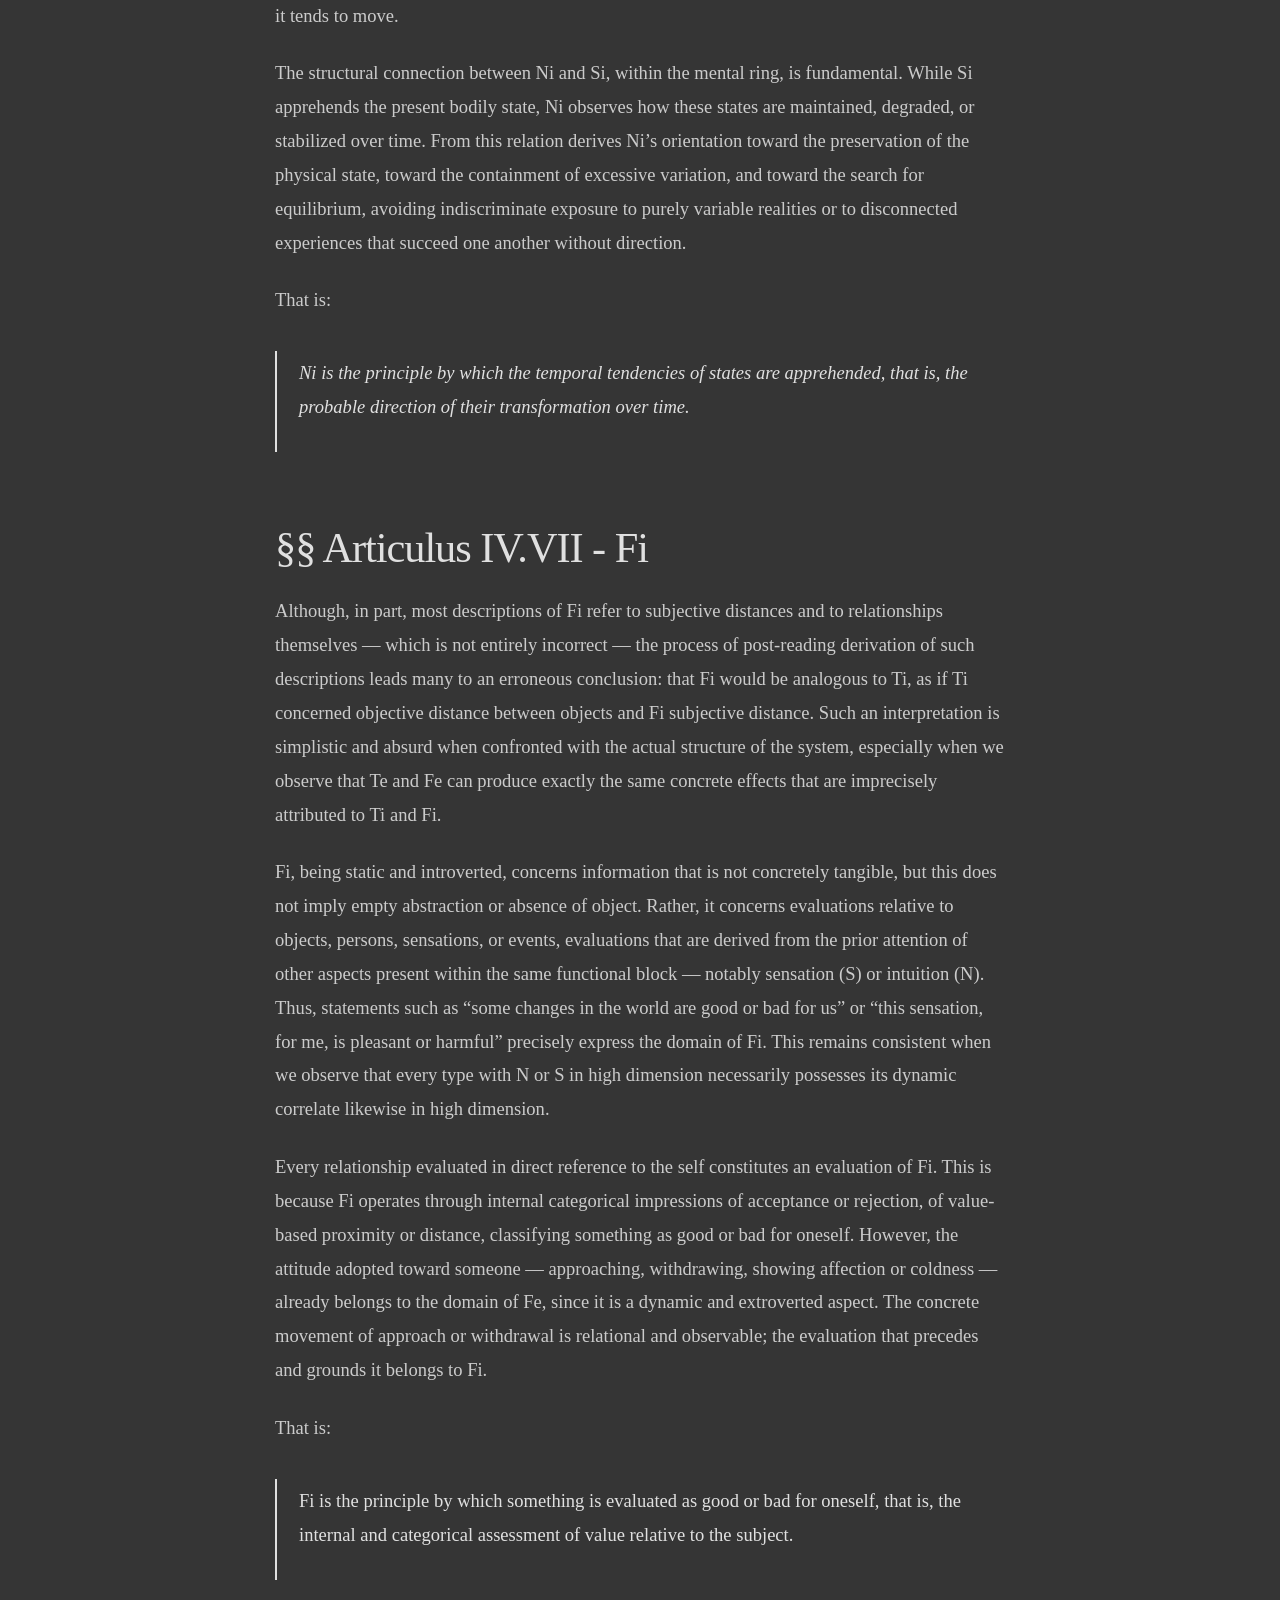
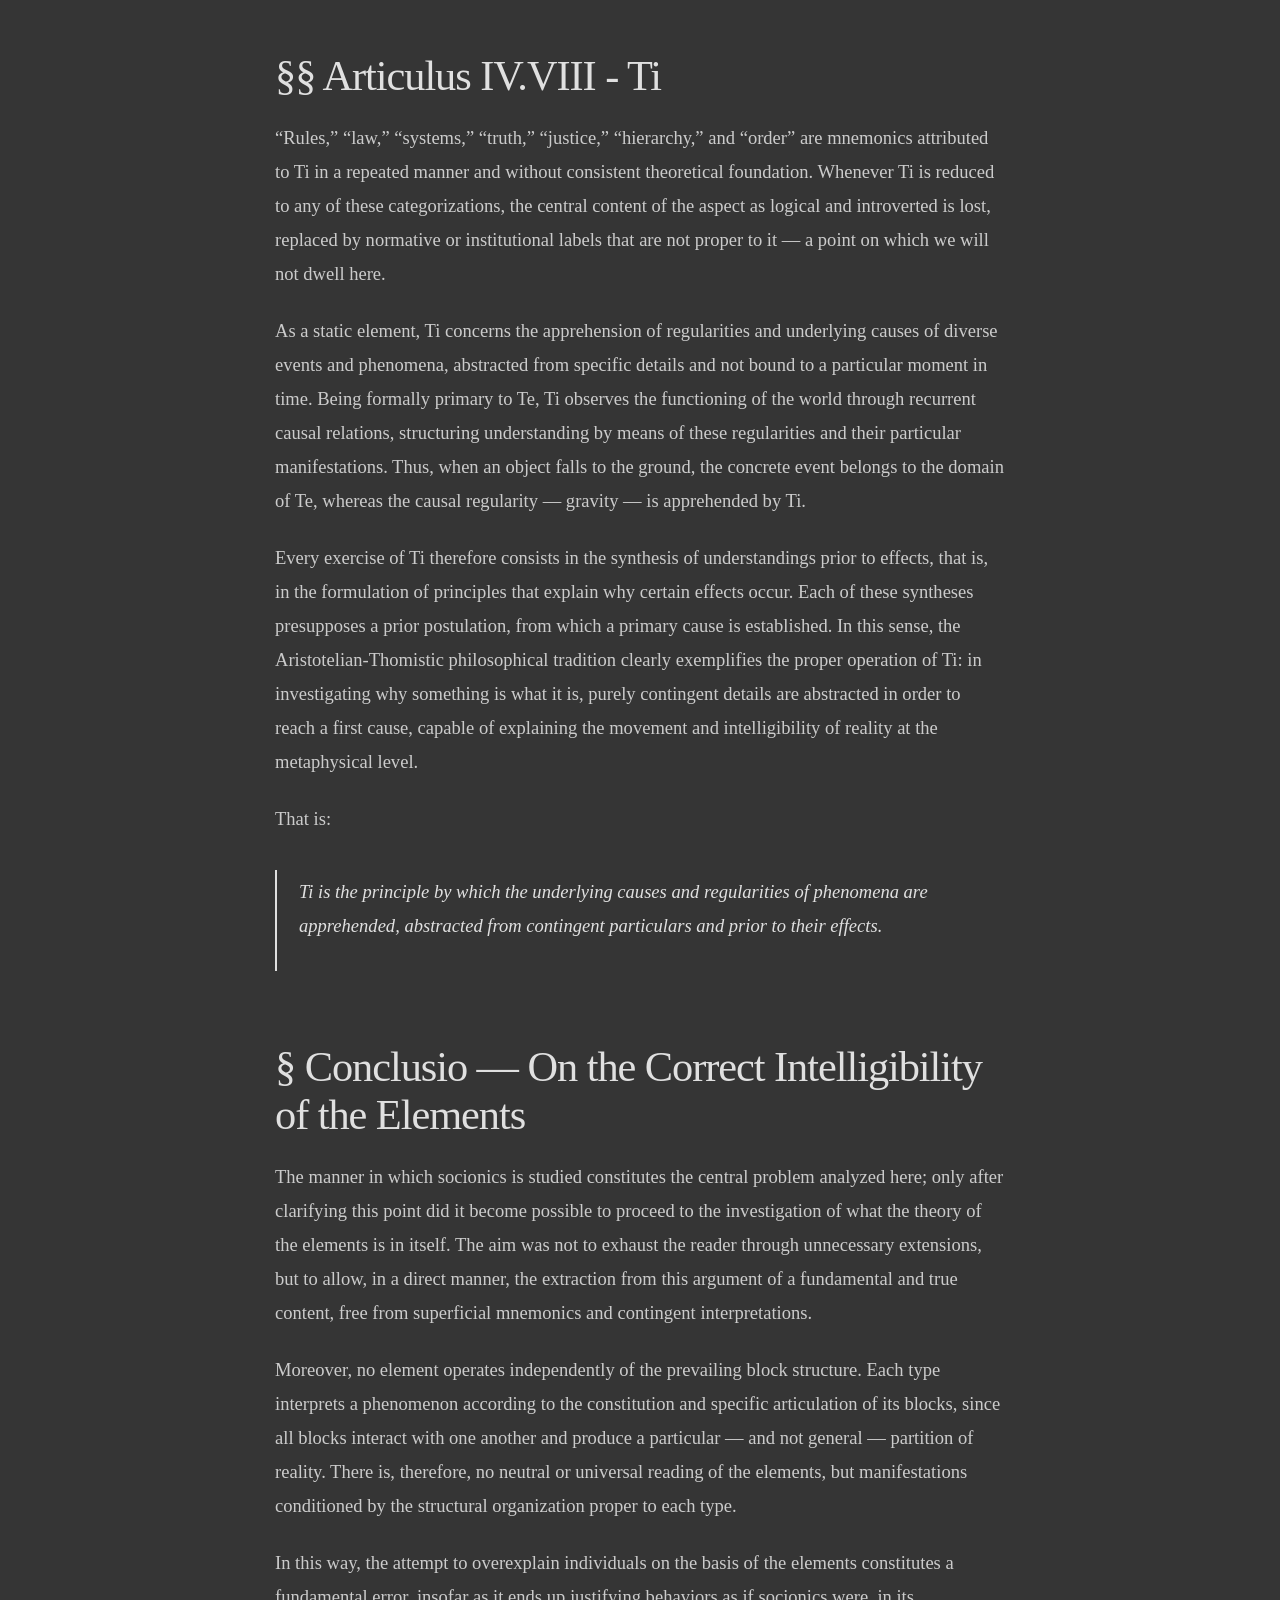
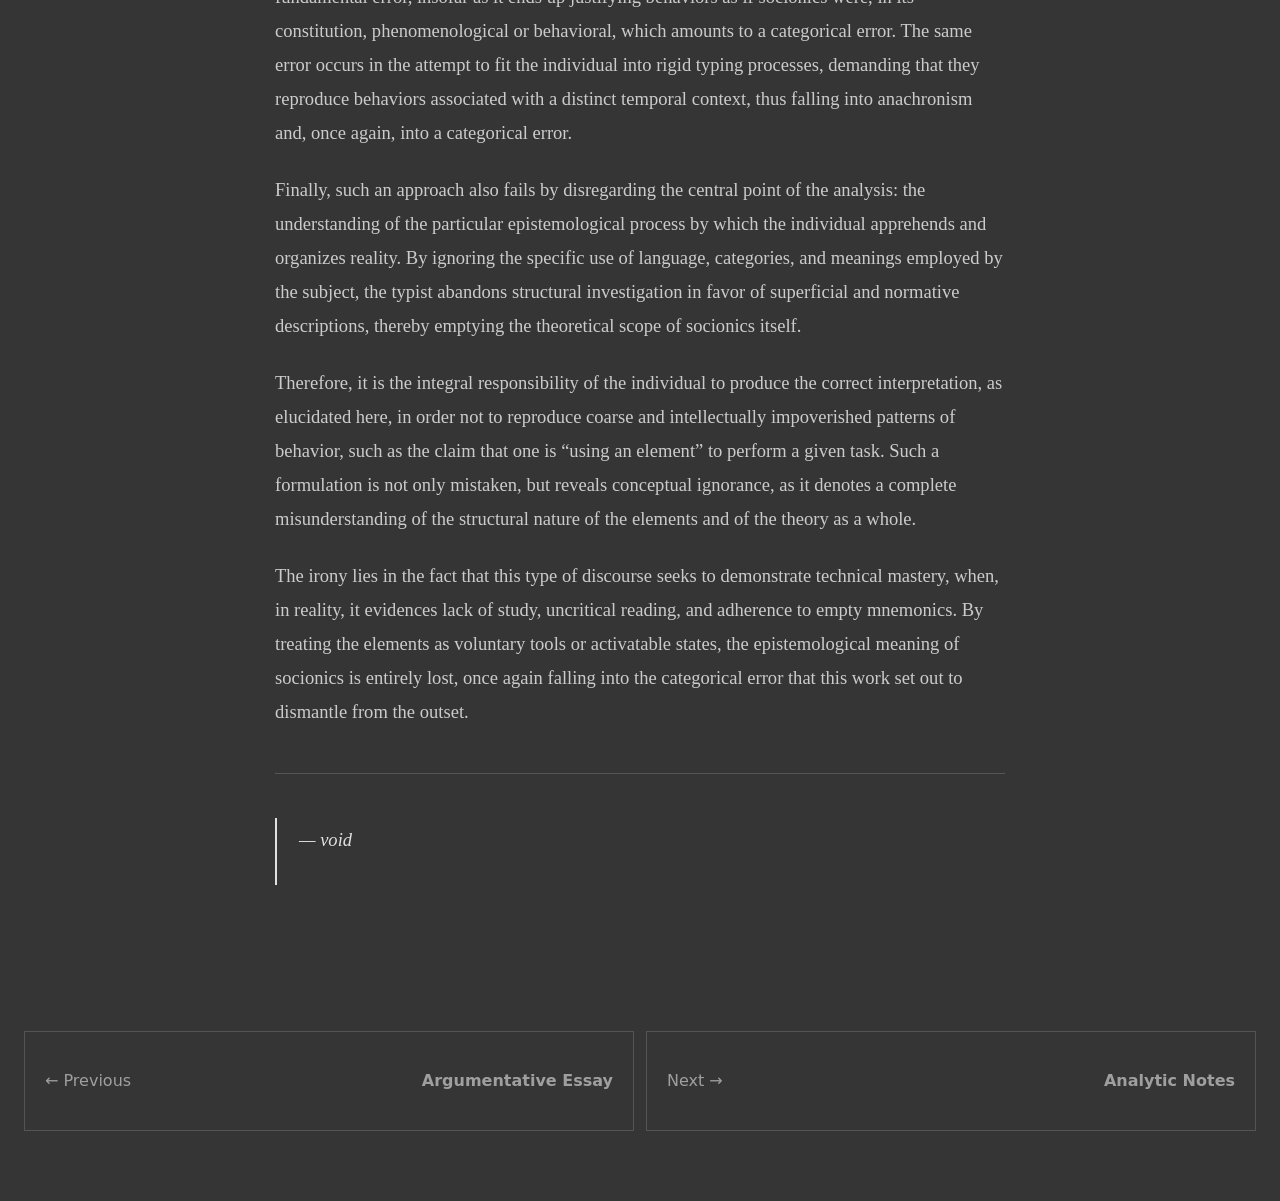
<file: axiomatic-approach.html>
<!doctype html>
<html lang="en">
<head>
  <meta charset="utf-8" />
  <meta name="viewport" content="width=device-width, initial-scale=1" />
  <meta name="description" content="An Axiomatic Approach to the Elements of Socionics — an argument in the Model K research system by VOID / Adler Zero." />
  <meta name="theme-color" content="#353535" />
  <title>An Axiomatic Approach to the Elements of Socionics — Model K</title>
  <link rel="stylesheet" href="style.css?v=20260903g" />
  <script defer src="script.js?v=20260903d"></script>
</head>
<body data-page="reader">
  <a class="skip-link" href="#article">Skip to article</a>
  <div class="reading-progress" data-reading-progress aria-hidden="true"></div>
  <header class="reading-nav">
    <a class="model-mark" href="index.html"><span>MODEL</span> <b>K</b></a>
    <nav class="desktop-nav" aria-label="Primary navigation">
      <a href="index.html#arguments">Arguments</a><a href="index.html#structure">Structure</a><a href="index.html#glossary">Glossary</a><a href="index.html#about">About</a>
    </nav>
    <div class="header-actions">
      <button class="command-trigger" type="button" data-command-open aria-label="Open command search"><span>Search</span><kbd>⌘ K</kbd></button>
      <button class="menu-trigger" type="button" data-menu-toggle aria-expanded="false" aria-controls="mobile-menu"><span>Menu</span><i aria-hidden="true"></i></button>
    </div>
  </header>
  <noscript><nav class="noscript-nav" aria-label="Primary navigation without JavaScript"><a href="index.html">Model K</a><a href="index.html#arguments">Arguments</a><a href="index.html#structure">Structure</a><a href="index.html#glossary">Glossary</a><a href="index.html#about">About</a></nav></noscript>
  <nav class="mobile-menu" id="mobile-menu" aria-label="Mobile navigation" hidden>
    <a href="index.html">Model K</a><a href="index.html#arguments">Arguments</a><a href="index.html#structure">Structure</a><a href="index.html#glossary">Glossary</a><a href="index.html#about">About</a>
  </nav>
  <main class="reader-shell" id="article">
    <aside class="reader-toc" aria-label="Table of contents"><p>Contents</p><nav data-toc></nav></aside>
    <article class="article">
      <header class="article-head">
        <p class="article-type">03 / Foundations / Information Elements</p>
        <h1>An Axiomatic Approach to the Elements of Socionics</h1>
        
        <details class="mobile-toc"><summary>Table of contents</summary><nav data-toc></nav></details>
      </header>
      <div class="article-body" data-article-body>
<h2>§ Quaestio Prima - Introduction</h2>
<p>Frequently, the reader encounters, in socionics, repetitive and exhaustive explanations that attempt to state what a given element, block, dichotomy, or property is. Such descriptions, however, almost always limit themselves to brief, nominal, and mnemonic definitions, offering operational labels that contribute little or nothing to an effective understanding of the system’s underlying structure.</p>
<p>This confers upon them a fundamental characteristic of intellectual fog: a pretentious process, typical of the casual student, which aims at a supposed intellectual enrichment and which, paradoxically, ends up suffocating it. In this context, knowledge gives way to the uncritical repetition of statements, reproduced without any reflective examination or critical attitude toward the object of study itself.</p>
<p>In view of these facts, the object of analysis and teaching of this argument — developed exhaustively — consists in exposing and grounding a didactic approach that allows one to effectively understand what something is, rather than merely repeating the contingent and mnemonic product associated with that object. The underlying foundations of each aspect and their respective representations in different fields of knowledge will be examined rigorously, so as to enable a deep and structured understanding, preventing the reader from falling back into erroneous interpretations. Thus, not only is the reproduction of the arguments presented here permitted, but it is also justified, without conceptual loss or intellectual guilt.</p>
<h2>§ Quaestio Secunda - The problem of interpretation</h2>
<p>Mortimer Adler, in <em>How to Read a Book</em>, examines exhaustively the intellectual process and the rigor necessary for the integral understanding of a book, an article, or even readings undertaken for leisure. He distinguishes four levels of reading: elementary, inspectional, analytical, and syntopical. These processes are not independent, but hierarchical and co-dependent, such that insufficiency in one compromises the others.</p>
<p>The level in which failure most frequently occurs is the analytical, which comprises: the classification of the work (what it is and how it should be read), the general synthesis (the ability to express the whole in a simple manner, as Aristotle did when summarizing Homer’s <em>Odyssey</em>), the structure (enumeration and distinction of parts and themes), and the identification of the central problem (the question the author seeks to resolve). We will not delve here into the specific mechanisms of interpretative error, but rather into its fundamental symptom.</p>
<h3>§§ Articulus I - Interpretation and premises within Socionics.</h3>
<p>Socionics does not constitute a teleological nor a fatalistic system, nor does it limit itself to describing sociological patterns or behavioral predictions. Categories such as introversion and extroversion do not operate, in this field, as labels of social conduct, but as epistemological structures that express distinct modes of apprehension and metabolism of the object.</p>
<p>Thus, we are not dealing with behavioral projections, but with interpretative structures: formal processes that, although they manifest in diverse material contents, preserve a structural homology. A process organized from 1 to 4 is, in this sense, parallel to other processes equally organized from 1 to 4, not by material identity, but by formal equivalence, which explains why distinct manifestations may present similar interpretative patterns in their cognitive causes and in their comprehensional consequences.</p>
<h4>§§§ Articulus I.I - Where do we, by logic, enter the error of interpretation?</h4>
<p>We do not propose to expose exhaustively all points that are manifestly mistaken or poorly interpreted by others, but rather to reorient the reader’s perception so that it acquires conceptual consistency and is converted into a clear and refined interpretation. At the end, we will present a synthetic exposition of each element (IMEs), allowing direct access to the explanation without structural loss.</p>
<h2>§ Quaestio Tertia - On the elements and their foundations</h2>
<p>The eight elements are known to anyone who studies — or has studied — socionics: Se, Si, Te, Ti, among others. Their respective mnemonics and denominations are also widely disseminated across different schools (SHS, SCS, WSS, etc.). From this, the question commonly arises: which should we choose?</p>
<p>This question, however, is poorly formulated. The different schools do not describe distinct objects, but the same object of study, employing different descriptive languages and schemes. The divergence is nominal and methodological, not ontological. When the elements are considered at the postulational level, the descriptions converge upon the same formal result, even though they are expressed through different avenues. For example:</p>
<p><em>Aushra</em>:</p>
<blockquote>
<p>Information about actions and deeds, physical activity, the activity of animate and inanimate objects. This perception provides an ability to assess situations one gets exposed to. It determines one’s knowledge of possible methods of action, and an ability or inability to personally come up with such methods. It also determines one’s ability or inability to direct others’ work and to distinguish rational actions from irrational ones.</p>
</blockquote>
<p><em>WSS:</em></p>
<blockquote>
<p>Factually-informed processes. Any working body or mechanism is made up of moving parts that change in their properties. Continuous observation of such processes provides data on how the thing works, its effects and how it can be improved. Such data is factual and concrete, being clearly substantiated in observation. The larger the quantity of data and the more often it is updated, the better the decisions that can be made, increasing the efficiency of these processes.</p>
</blockquote>
<p><em>SHS:</em></p>
<blockquote>
<p>The communicative aspect of P creates a state of excited motion, a thirst for useful activity. In the P-state, a person experiences a rise in productivity, becomes energetic and purposeful. This state is very energy-consuming, so a person who is in it gets nervous and has difficulty restraining himself. Any distraction from work is perceived as a useless waste of time and a loss.</p>
</blockquote>
<p>The logical conclusion would appear to be the following: Te concerns movement and work, given the presented premise. This conclusion, however, is mistaken. All analyzed cases consist of contingent products of an implicit premise prior to the description itself, that is, they do not explicate the primary cause by which Te manifests as work or movement.</p>
<p>To clarify this point, it is necessary to expose the underlying reasoning. Users of Te in high dimension (HD) necessarily and by structural rule possess Ti likewise in high dimension. Te, as a rational element oriented toward the explication of methodologies — as repeatedly described — becomes misinterpreted when compared simplistically with Se, generating a recurrent confusion between work and capacity for work.</p>
<p>This confusion is genuine, since both elements are frequently poorly explained. Formulations such as “Se is force,” “Se is energy,” “Se is beauty,” or “Se is aesthetics” are common. However, both Te and Se are capable of recognizing these same aspects in a body or concrete situation. The difficulty arises when one fails to distinguish the principle by which such aspects are apprehended, leading to insufficient explanations, such as reducing the difference to the claim that “Se is kinetic energy and Te is work.”</p>
<p>From this, the question necessarily arises: what does such a distinction actually explain? And, further, how can these elements be properly differentiated?</p>
<h2>§ Quaestio Quarta — On the primary cause of each element</h2>
<p>Once the structure of the argument has been properly prepared, we will proceed to the analysis of the points in which error may occur, as well as to the exposition of what each element is in itself, in the Aristotelian sense of the term.</p>
<h2>§§Articulus IV.I - Se</h2>
<p>Se is commonly described as an element endowed with energetic principles, responsible for force, beauty, money, or aesthetics. Such descriptions are improper, for they take as essence what are merely contingent effects of its operation.</p>
<p>In the first place, Se is a static element, which implies that its focus does not fall upon mutable processes or dynamic (concrete) flows, but upon objective states of external reality as consolidated data. In this sense, Se does not operate through internal measurement nor through qualitatively felt variation — this belongs to Si, which concerns the experience of sensation in itself, that is, the internal measure by which a bodily state is perceived as pleasant, harmful, or balanced.</p>
<p>In the second place, being extroverted and structurally correlated with Si, Se apprehends reality according to the way in which already-constituted external states exert influence upon systems, environments, or bodies. Every introverted sensation, when coming into contact with an external object that disturbs or threatens homeostasis, is projected into a perception of what that object is like, in terms of weight, density, resistance, or capacity for imposition. It is at this point that Se manifests.</p>
<p>Thus, Se concerns the static evaluation of effective influence present in objective reality — not as a process in progress, but as a given condition. Force, beauty, money, power, or determination are not Se in themselves, but possible material expressions of this influence when apprehended as an objective state. Overcoming, expansion, or defense observed in users of Se base or creative do not constitute the essence of the element, but operative consequences of the static apprehension of these external conditions, whether to affirm influence or to preserve integrity.</p>
<p>A more concrete example: Se may apprehend the measurement of influence in an environment across multiple domains. In an academic context, for instance, such influence may be determined by abstract capacity in a Linear Algebra class, by the apprehension of formal regularities, or by the structural clarity with which a system is understood. In other contexts, influence may manifest as beauty, money, type of car, physical strength, fighting style, or reading ability.</p>
<p>In all these cases, Se does not concern the specific content at stake, but the degree of objective overlap and predominance that a given aspect exerts over an environment, system, or relation. Thus, Se applies to any characteristic that expresses how much an agent or object imposes itself in terms of influence, whether within a regular and formalized system (such as those structured by Ti), or within a direct one-to-one competitive relation, mediated by criteria of interpersonal valuation (Fi).</p>
<p>That is:</p>
<blockquote>
<p><em>Se is the principle by which the objective hierarchy of influence among entities within the same field of interaction is apprehended.</em></p>
</blockquote>
<h2>§§ Articulus IV.II - Ne</h2>
<p>It may seem surprising, but the common interpretation of Ne proves to be even more problematic than that of Se. Ne is frequently presented as “abilities,” “the essence of phenomena,” or an “evaluation of viability.” Such formulations are imprecise. Ne does not concern persons in themselves, nor essence in the strict sense, but phenomena as possibilities manifested in nature, that is, what may be considered an event, independently of a rational process of validation.</p>
<p>It is necessary, from the outset, to distinguish that qualities and essences are not apprehended immediately or “without thinking.” Every essential determination passes through a rational analytical filter, which involves distinction, separation, and recomposition — something proper to rational aspects. To attribute to Ne direct access to the essence of phenomena is, therefore, a categorical error.</p>
<p>Being extroverted, Ne operates in a manner structurally secondary to Ni. For a holistic abstraction of something to occur, it is necessary first to have a notion of what is present and of how it changes over time. Ne thus refers to the space of possible variations — real or unreal — of events, that is, to the set of configurations that may or may not occur in the world, considered as isolated possibilities.</p>
<p>The probability or effective tendency of these events to occur, in turn, belongs to Ni. Ne does not determine which events will occur, but abstracts possibilities as such, compartmentalizing them and detaching them from the temporal and causal tendencies that would give them direction. It is for this reason that Ne is static: it deals with an aspect secondary to the event itself, not with its processual unfolding.</p>
<p>Ne is often described as the perception of a “holistic picture” of the world. This characterization is only partially correct. Indeed, Ne operates with information about events considered as a complete picture, and this derives from its static nature. However, these events may be real or fictitious, possible or merely conceivable.</p>
<p>The fundamental error lies in associating Ne with the understanding of the essence of things “without thinking.” There is no understanding without interpretation, and all interpretation involves operations proper to rational aspects. In making such an association, Ne is improperly confused with characteristics of Introverted Logic (Ti), whose function is precisely the structural and conceptual apprehension of what something is — a topic that will be addressed later.</p>
<p>That is:</p>
<blockquote>
<p><em>Ne is the principle by which the possibilities of an entity are apprehended as static variations of the event, abstracted from their temporal direction.</em></p>
</blockquote>
<h2>§§ Articulus IV.III - Te</h2>
<p>Te is, in particular, the most misunderstood element, despite its centrality. As will be shown later, Ti concerns information about causes; Te, consequently, refers to effects. In formal terms, Te deals with the particular manifestations through which the regularities of the world are expressed. Gravity, as a regularity, belongs to Ti; the object falling or the friction generated by the fall constitute Te.</p>
<p>Being dynamic, Te operates in the domain of the production and chaining of effects, which presupposes derivation from regularities observable in everyday life — that is, from their particular implications. It is precisely because it deals with the effective unfolding of these regularities that Te is dynamic. In this sense, it may be described as the operative consequence of actions, that which is obtained when the means–effect nexus is correctly understood, the foundation of all technology: “if I press this button, the computer will shut down.”</p>
<p>Thus, Te is the correct way of apprehending how an action leads to a desired effect, which decisively distinguishes it from Se, which concerns influence as such, without intrinsic direction when considered in isolation from rational principles.</p>
<p>Finally, it is necessary to delimit with precision:</p>
<p>Te is not brute fact, money, prices, market, or wealth.</p>
<p>Te is technology, effects, and specific manifestations of regularities — that is, the concrete operationalization of what is intelligible at the causal level.</p>
<p>That is:</p>
<blockquote>
<p><em>Te is the principle by which particular effects derived from causal regularities are apprehended.</em></p>
</blockquote>
<h2>§§ Articulus IV.IV - Fe</h2>
<p>If we take as an unequivocal fact that Te is a dynamic element responsible for apprehending effects derived from causal regularities and operative technologies, we may, by structural analogy, understand Fe as the contingent product of the externalization of affective evaluations. Fe does not concern the emotional state itself, but the expressive manifestation of such evaluations, such as the modulation of treatment and behavior toward one or more personal objects.</p>
<p>Thus, when we feel aversion toward something or someone, the logical consequence is distancing, coldness, or indifference; when we evaluate someone positively, we tend toward approach, contact, and warmer treatment. In both cases, explicit reactions and observable behaviors constitute the proper domain of Fe. It is not a matter of the internal evaluation — which belongs to Fi — but of the communicable effect of that evaluation within the intersubjective space, that is, of attitude made visible and interpretable.</p>
<p>That is:</p>
<blockquote>
<p><em>Fe is the principle by which the evaluation of an entity becomes communicable expression in the world.</em></p>
</blockquote>
<h2>§§ Articulus IV.V - Si</h2>
<p>The information of Si derives from the senses — sight, hearing, touch, taste, and smell — as well as from internal sensations associated with bodily well-being, such as comfort, discomfort, tension, or pain. When we feel cold, heat, or pain, we are not interpreting or judging such states; we are merely experiencing them. This immediacy defines Si as irrational.</p>
<p>Moreover, Si deals with states that change over time, not by conceptual abstraction, but by concrete sensory alteration. A pain that intensifies, a sound that grows louder, or a thermal sensation that shifts are examples of variations apprehended by Si. These states can be located in space and time — “now I feel pain,” “at this moment I hear a high-pitched sound.”</p>
<p>Being introverted, Si does not describe the external object as such, but how that object affects the internal state of the body. Two individuals may be exposed to the same material stimulus and yet experience different sensory states. The focus of Si is not the objective influence of the object (Se), nor the evaluation of the stimulus as good or bad (Fi), but the quality of the bodily state produced.</p>
<p>That is:</p>
<blockquote>
<p><em>Si is the principle by which internal sensory states are apprehended as direct bodily experience.</em></p>
</blockquote>
<h2>§§ Articulus IV.VI - Ni</h2>
<p>Ni is one of the most misunderstood aspects; it is commonly attributed to “futurology,” “prediction of events,” or even vague forms of mysticism and abstraction. Such formulations are imprecise, for they take as essence what are merely contingent mnemonic readings, that is, superficial descriptions of apparent effects rather than of the principle in operation.</p>
<p>Being dynamic, Ni concerns the apprehension of patterns of states that transit and transform over time. It is not a matter of arbitrarily predicting events, but of recognizing tendencies of occurrence through continuous observation of how certain physical states and experiences are sequenced. In this sense, Ni deals with the probability of a phenomenon occurring, considering the recurrence and direction assumed by previously experienced states.</p>
<p>Being introverted, Ni does not describe the external event itself, but the internal continuity of states over time, that is, how a sequence of experiences organizes itself toward a coherent direction. This apprehension is neither rational nor analytical; it occurs through the internalization of temporal flow, through the perception of how something has been configuring itself and where it tends to move.</p>
<p>The structural connection between Ni and Si, within the mental ring, is fundamental. While Si apprehends the present bodily state, Ni observes how these states are maintained, degraded, or stabilized over time. From this relation derives Ni’s orientation toward the preservation of the physical state, toward the containment of excessive variation, and toward the search for equilibrium, avoiding indiscriminate exposure to purely variable realities or to disconnected experiences that succeed one another without direction.</p>
<p>That is:</p>
<blockquote>
<p><em>Ni is the principle by which the temporal tendencies of states are apprehended, that is, the probable direction of their transformation over time.</em></p>
</blockquote>
<h2>§§ Articulus IV.VII - Fi</h2>
<p>Although, in part, most descriptions of Fi refer to subjective distances and to relationships themselves — which is not entirely incorrect — the process of post-reading derivation of such descriptions leads many to an erroneous conclusion: that Fi would be analogous to Ti, as if Ti concerned objective distance between objects and Fi subjective distance. Such an interpretation is simplistic and absurd when confronted with the actual structure of the system, especially when we observe that Te and Fe can produce exactly the same concrete effects that are imprecisely attributed to Ti and Fi.</p>
<p>Fi, being static and introverted, concerns information that is not concretely tangible, but this does not imply empty abstraction or absence of object. Rather, it concerns evaluations relative to objects, persons, sensations, or events, evaluations that are derived from the prior attention of other aspects present within the same functional block — notably sensation (S) or intuition (N). Thus, statements such as “some changes in the world are good or bad for us” or “this sensation, for me, is pleasant or harmful” precisely express the domain of Fi. This remains consistent when we observe that every type with N or S in high dimension necessarily possesses its dynamic correlate likewise in high dimension.</p>
<p>Every relationship evaluated in direct reference to the self constitutes an evaluation of Fi. This is because Fi operates through internal categorical impressions of acceptance or rejection, of value-based proximity or distance, classifying something as good or bad for oneself. However, the attitude adopted toward someone — approaching, withdrawing, showing affection or coldness — already belongs to the domain of Fe, since it is a dynamic and extroverted aspect. The concrete movement of approach or withdrawal is relational and observable; the evaluation that precedes and grounds it belongs to Fi.</p>
<p>That is:</p>
<blockquote>
<p>Fi is the principle by which something is evaluated as good or bad for oneself, that is, the internal and categorical assessment of value relative to the subject.</p>
</blockquote>
<h2>§§ Articulus IV.VIII - Ti</h2>
<p>“Rules,” “law,” “systems,” “truth,” “justice,” “hierarchy,” and “order” are mnemonics attributed to Ti in a repeated manner and without consistent theoretical foundation. Whenever Ti is reduced to any of these categorizations, the central content of the aspect as logical and introverted is lost, replaced by normative or institutional labels that are not proper to it — a point on which we will not dwell here.</p>
<p>As a static element, Ti concerns the apprehension of regularities and underlying causes of diverse events and phenomena, abstracted from specific details and not bound to a particular moment in time. Being formally primary to Te, Ti observes the functioning of the world through recurrent causal relations, structuring understanding by means of these regularities and their particular manifestations. Thus, when an object falls to the ground, the concrete event belongs to the domain of Te, whereas the causal regularity — gravity — is apprehended by Ti.</p>
<p>Every exercise of Ti therefore consists in the synthesis of understandings prior to effects, that is, in the formulation of principles that explain why certain effects occur. Each of these syntheses presupposes a prior postulation, from which a primary cause is established. In this sense, the Aristotelian-Thomistic philosophical tradition clearly exemplifies the proper operation of Ti: in investigating why something is what it is, purely contingent details are abstracted in order to reach a first cause, capable of explaining the movement and intelligibility of reality at the metaphysical level.</p>
<p>That is:</p>
<blockquote>
<p><em>Ti is the principle by which the underlying causes and regularities of phenomena are apprehended, abstracted from contingent particulars and prior to their effects.</em></p>
</blockquote>
<h1>§ Conclusio — On the Correct Intelligibility of the Elements</h1>
<p>The manner in which socionics is studied constitutes the central problem analyzed here; only after clarifying this point did it become possible to proceed to the investigation of what the theory of the elements is in itself. The aim was not to exhaust the reader through unnecessary extensions, but to allow, in a direct manner, the extraction from this argument of a fundamental and true content, free from superficial mnemonics and contingent interpretations.</p>
<p>Moreover, no element operates independently of the prevailing block structure. Each type interprets a phenomenon according to the constitution and specific articulation of its blocks, since all blocks interact with one another and produce a particular — and not general — partition of reality. There is, therefore, no neutral or universal reading of the elements, but manifestations conditioned by the structural organization proper to each type.</p>
<p>In this way, the attempt to overexplain individuals on the basis of the elements constitutes a fundamental error, insofar as it ends up justifying behaviors as if socionics were, in its constitution, phenomenological or behavioral, which amounts to a categorical error. The same error occurs in the attempt to fit the individual into rigid typing processes, demanding that they reproduce behaviors associated with a distinct temporal context, thus falling into anachronism and, once again, into a categorical error.</p>
<p>Finally, such an approach also fails by disregarding the central point of the analysis: the understanding of the particular epistemological process by which the individual apprehends and organizes reality. By ignoring the specific use of language, categories, and meanings employed by the subject, the typist abandons structural investigation in favor of superficial and normative descriptions, thereby emptying the theoretical scope of socionics itself.</p>
<p>Therefore, it is the integral responsibility of the individual to produce the correct interpretation, as elucidated here, in order not to reproduce coarse and intellectually impoverished patterns of behavior, such as the claim that one is “using an element” to perform a given task. Such a formulation is not only mistaken, but reveals conceptual ignorance, as it denotes a complete misunderstanding of the structural nature of the elements and of the theory as a whole.</p>
<p>The irony lies in the fact that this type of discourse seeks to demonstrate technical mastery, when, in reality, it evidences lack of study, uncritical reading, and adherence to empty mnemonics. By treating the elements as voluntary tools or activatable states, the epistemological meaning of socionics is entirely lost, once again falling into the categorical error that this work set out to dismantle from the outset.</p>
<hr>
<blockquote>
<p>  <em>— void</em> </p>
</blockquote>

      </div>
    </article>
    <aside class="reader-meta" aria-label="Article information">
      <p>Article data</p>
      <dl><div><dt>Category</dt><dd>Foundations / Information Elements</dd></div><div><dt>Reading time</dt><dd data-reader-time>Calculating…</dd></div><div><dt>Difficulty</dt><dd>Intermediate</dd></div><div><dt>Author</dt><dd>VOID / Adler Zero</dd></div></dl>
      <div class="related-concepts"><p>Related concepts</p><a href="index.html#glossary?term=primary%20cause">Primary cause</a><a href="index.html#glossary?term=information%20metabolism">Information metabolism</a><a href="index.html#glossary?term=se">Se</a><a href="index.html#glossary?term=ti">Ti</a></div>
    </aside>
  </main>
  <nav class="reader-pagination" aria-label="Argument pagination"><a href="identity-of-the-object.html"><span>← Previous</span><strong>Argumentative Essay</strong></a><a href="analytic-notes.html"><span>Next →</span><strong>Analytic Notes</strong></a></nav>
  <dialog class="command-palette" data-command-dialog aria-labelledby="command-title">
    <div class="command-head"><span aria-hidden="true">⌕</span><input id="command-title" type="search" data-command-input placeholder="Search Model K…" autocomplete="off" /><kbd>Esc</kbd></div>
    <div class="command-results" data-command-results></div>
    <p class="command-help"><span>↑↓ Navigate</span><span>↵ Open</span></p>
  </dialog>
</body>
</html>
</file>
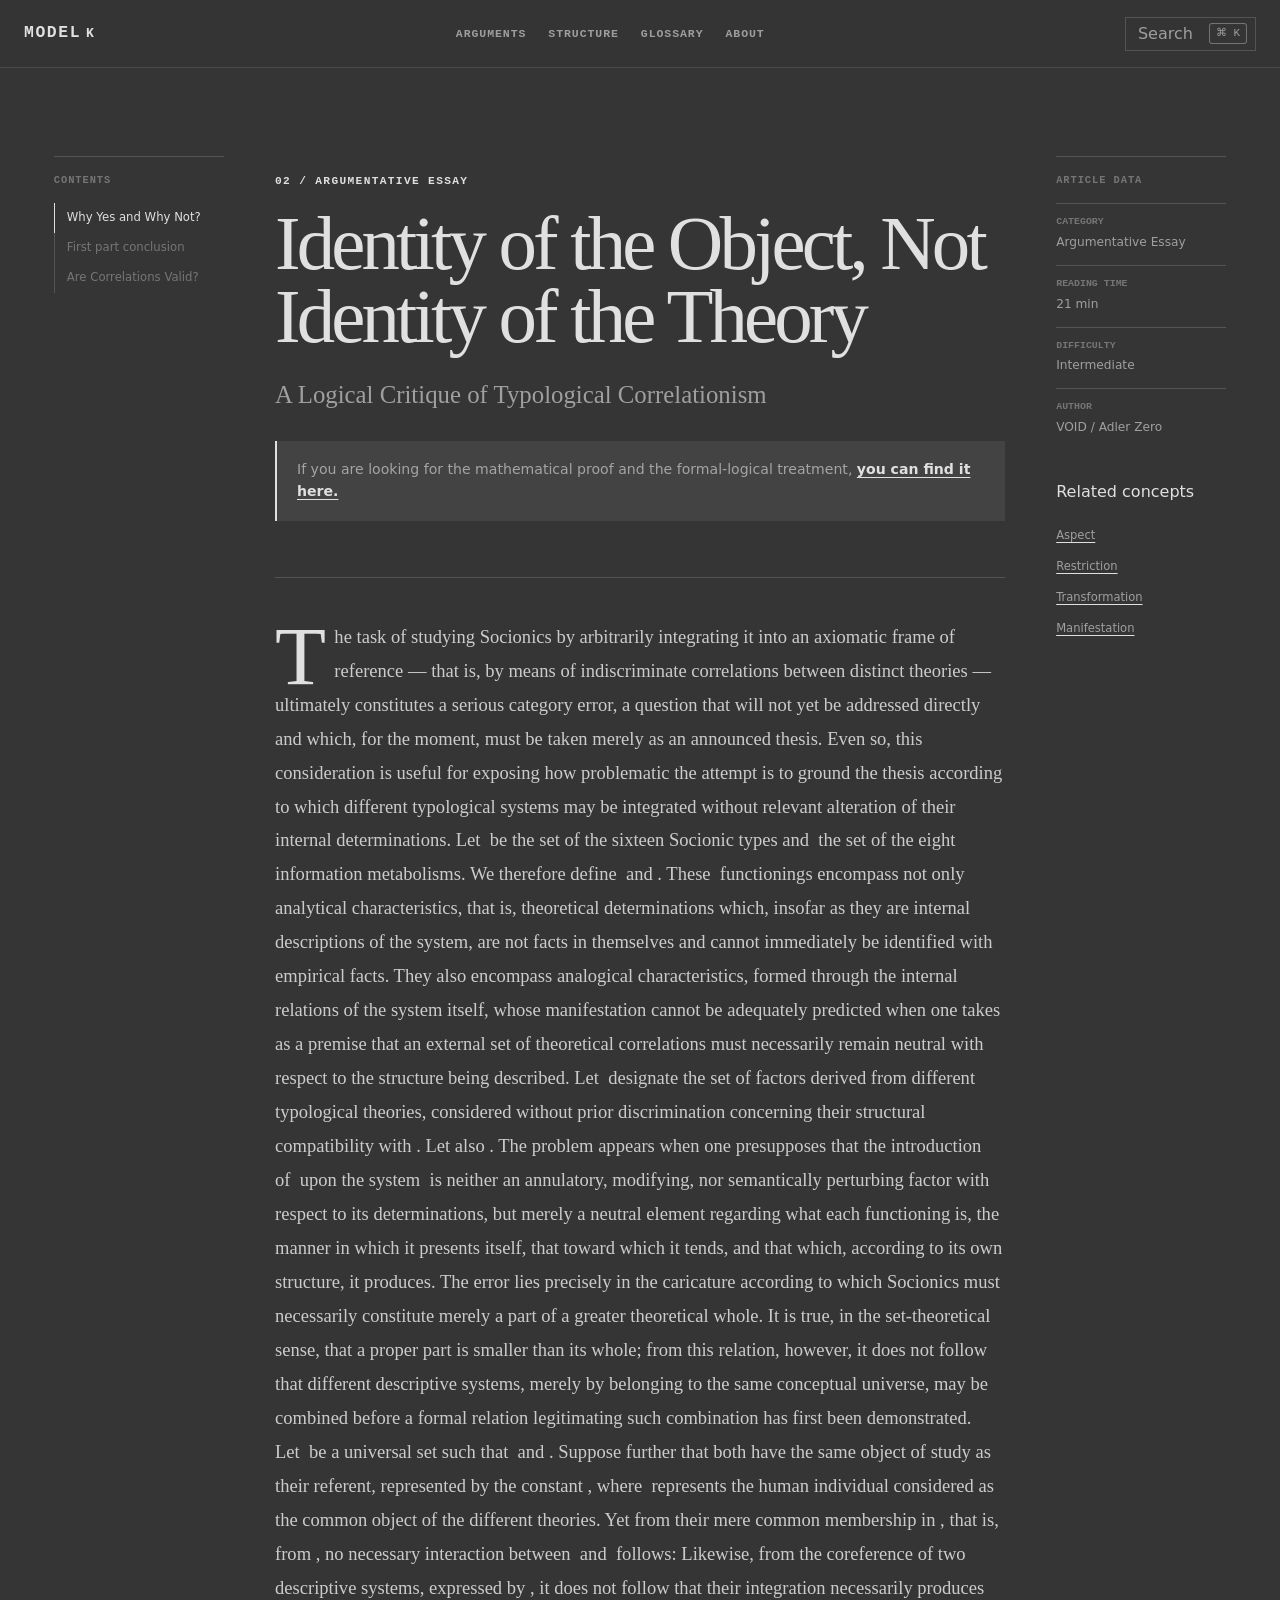
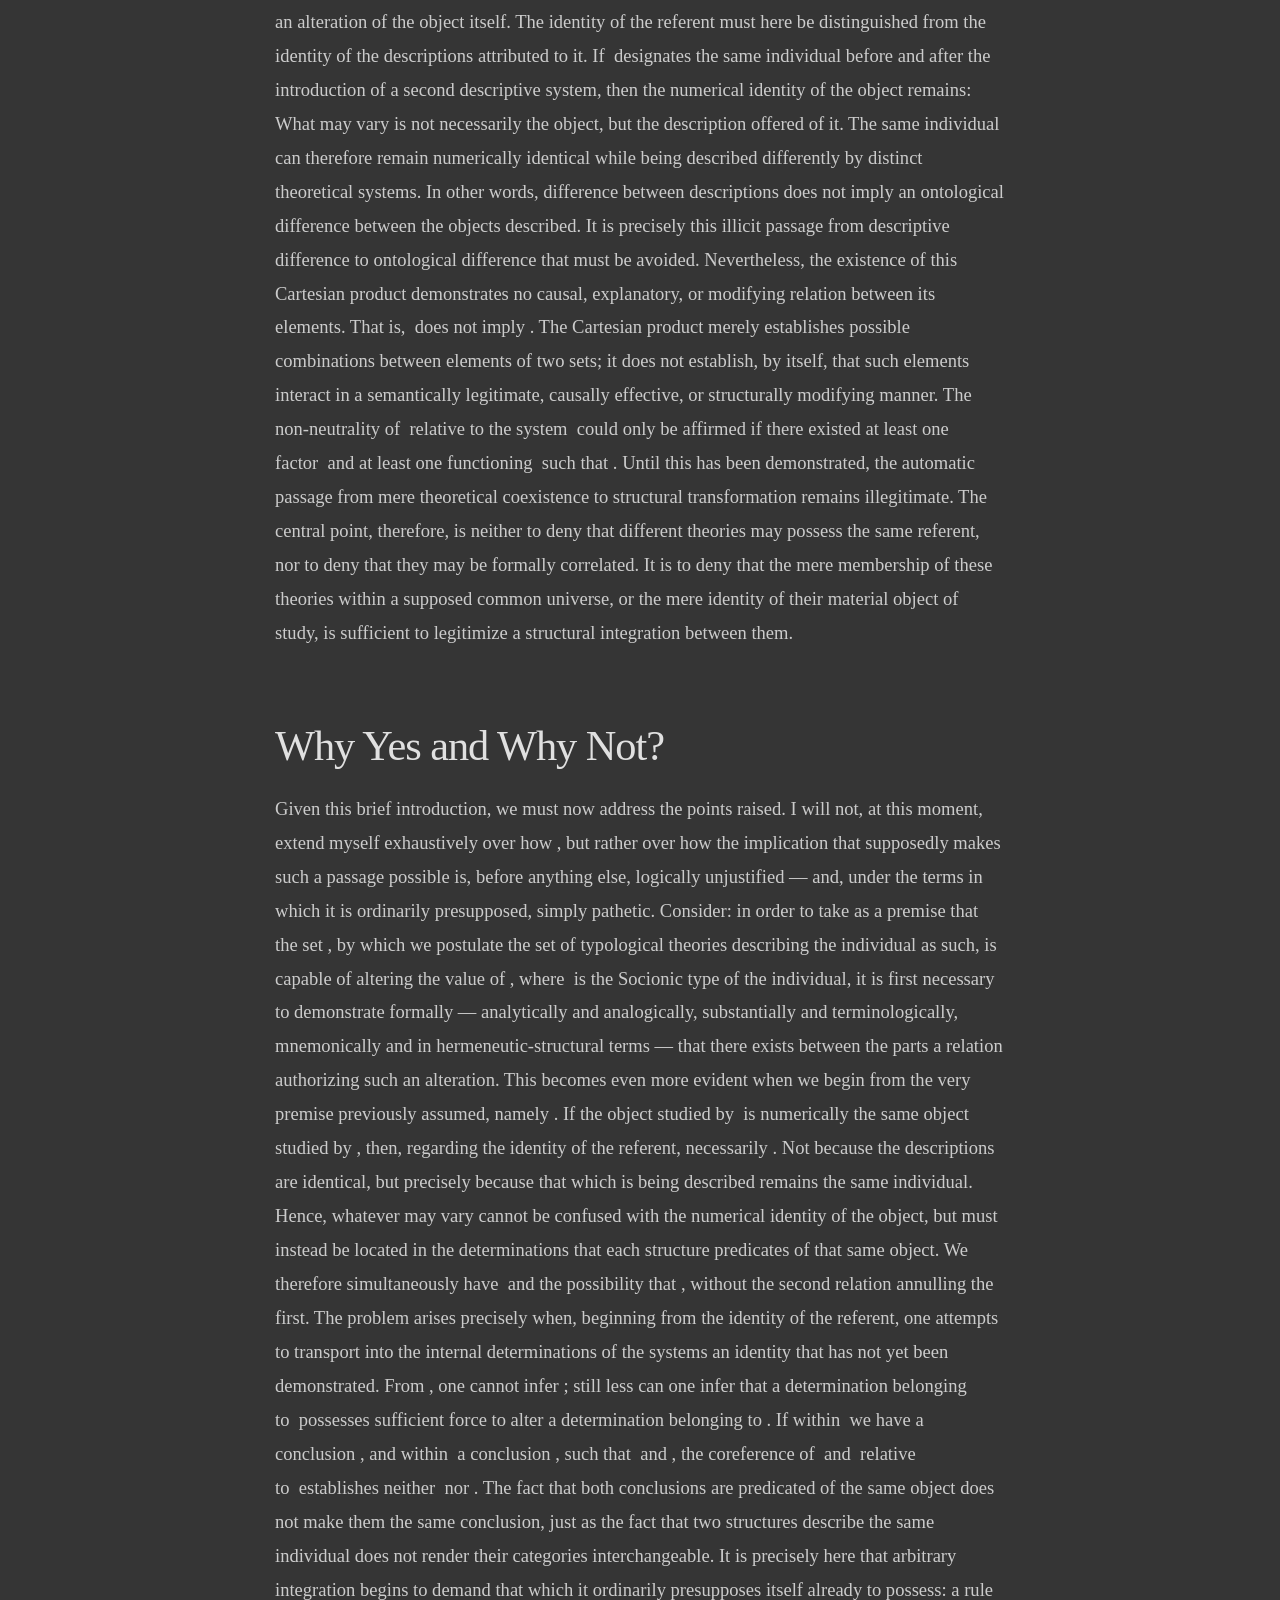
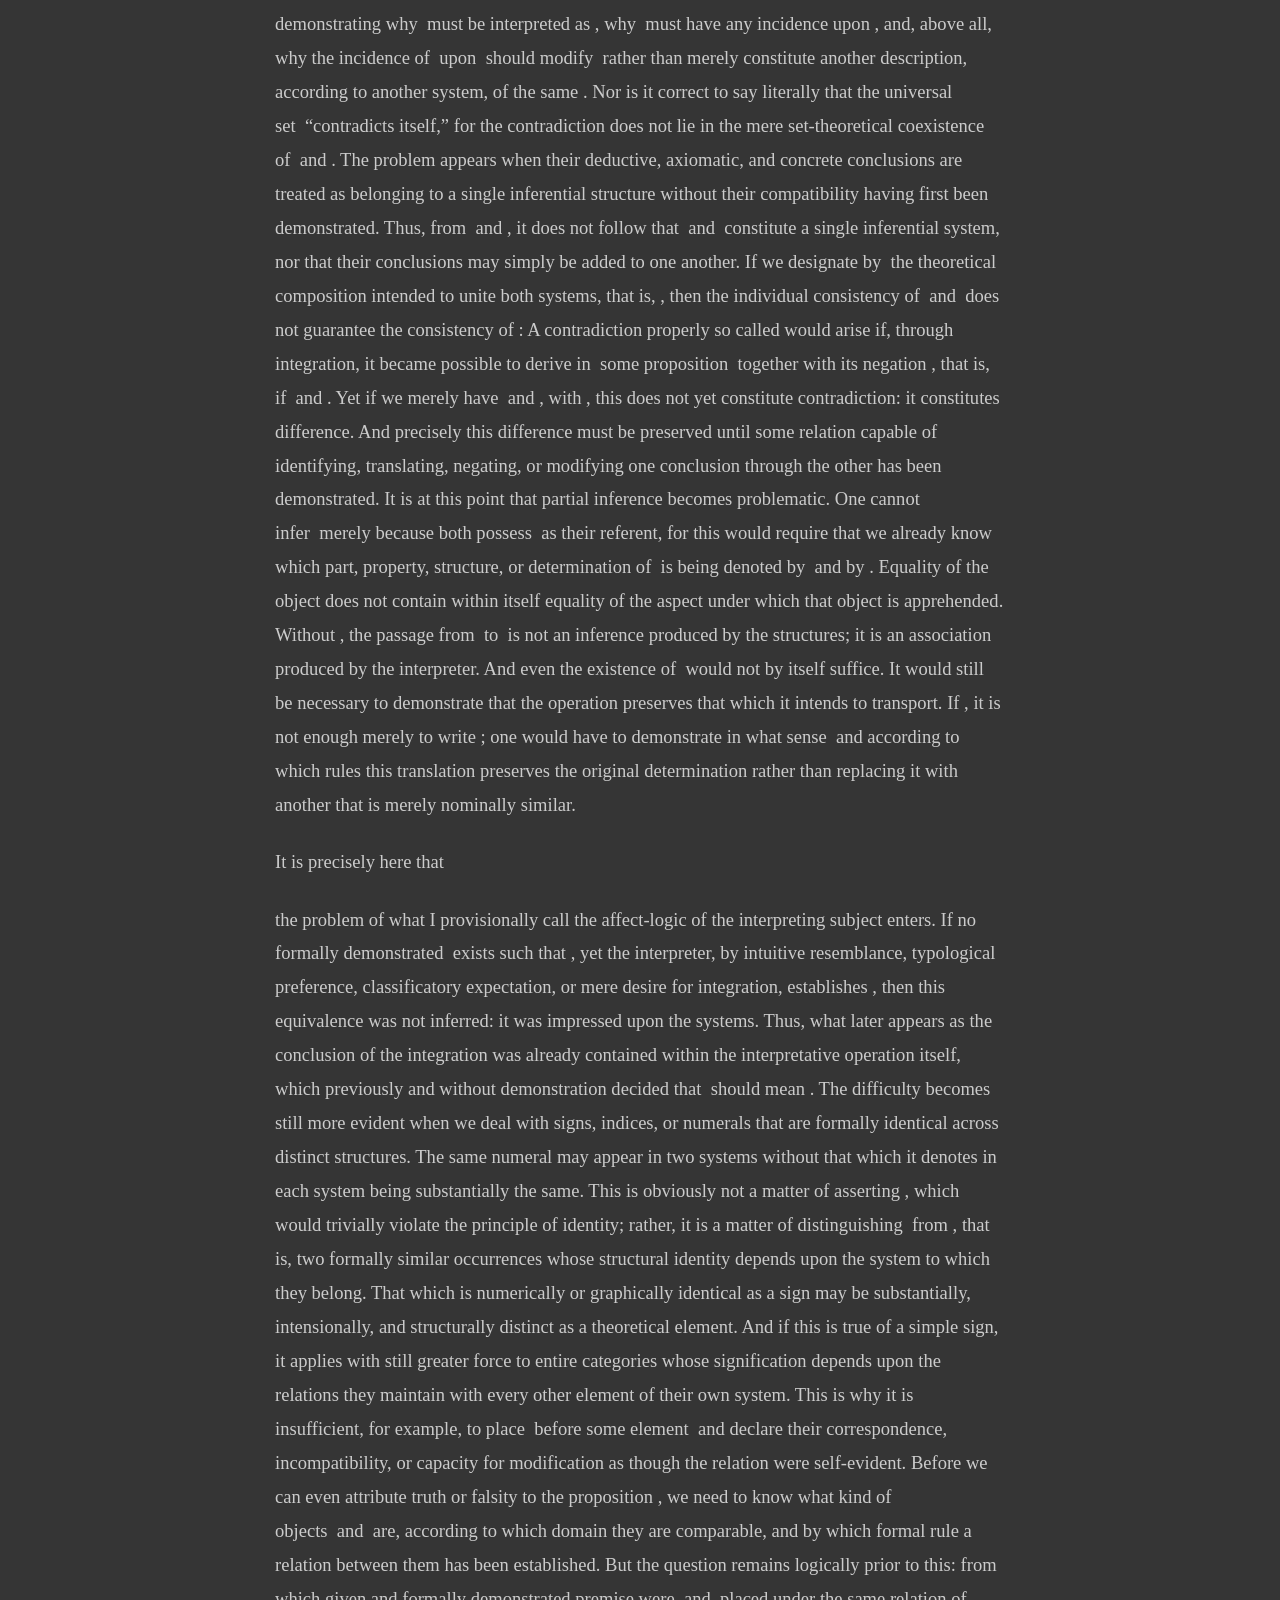
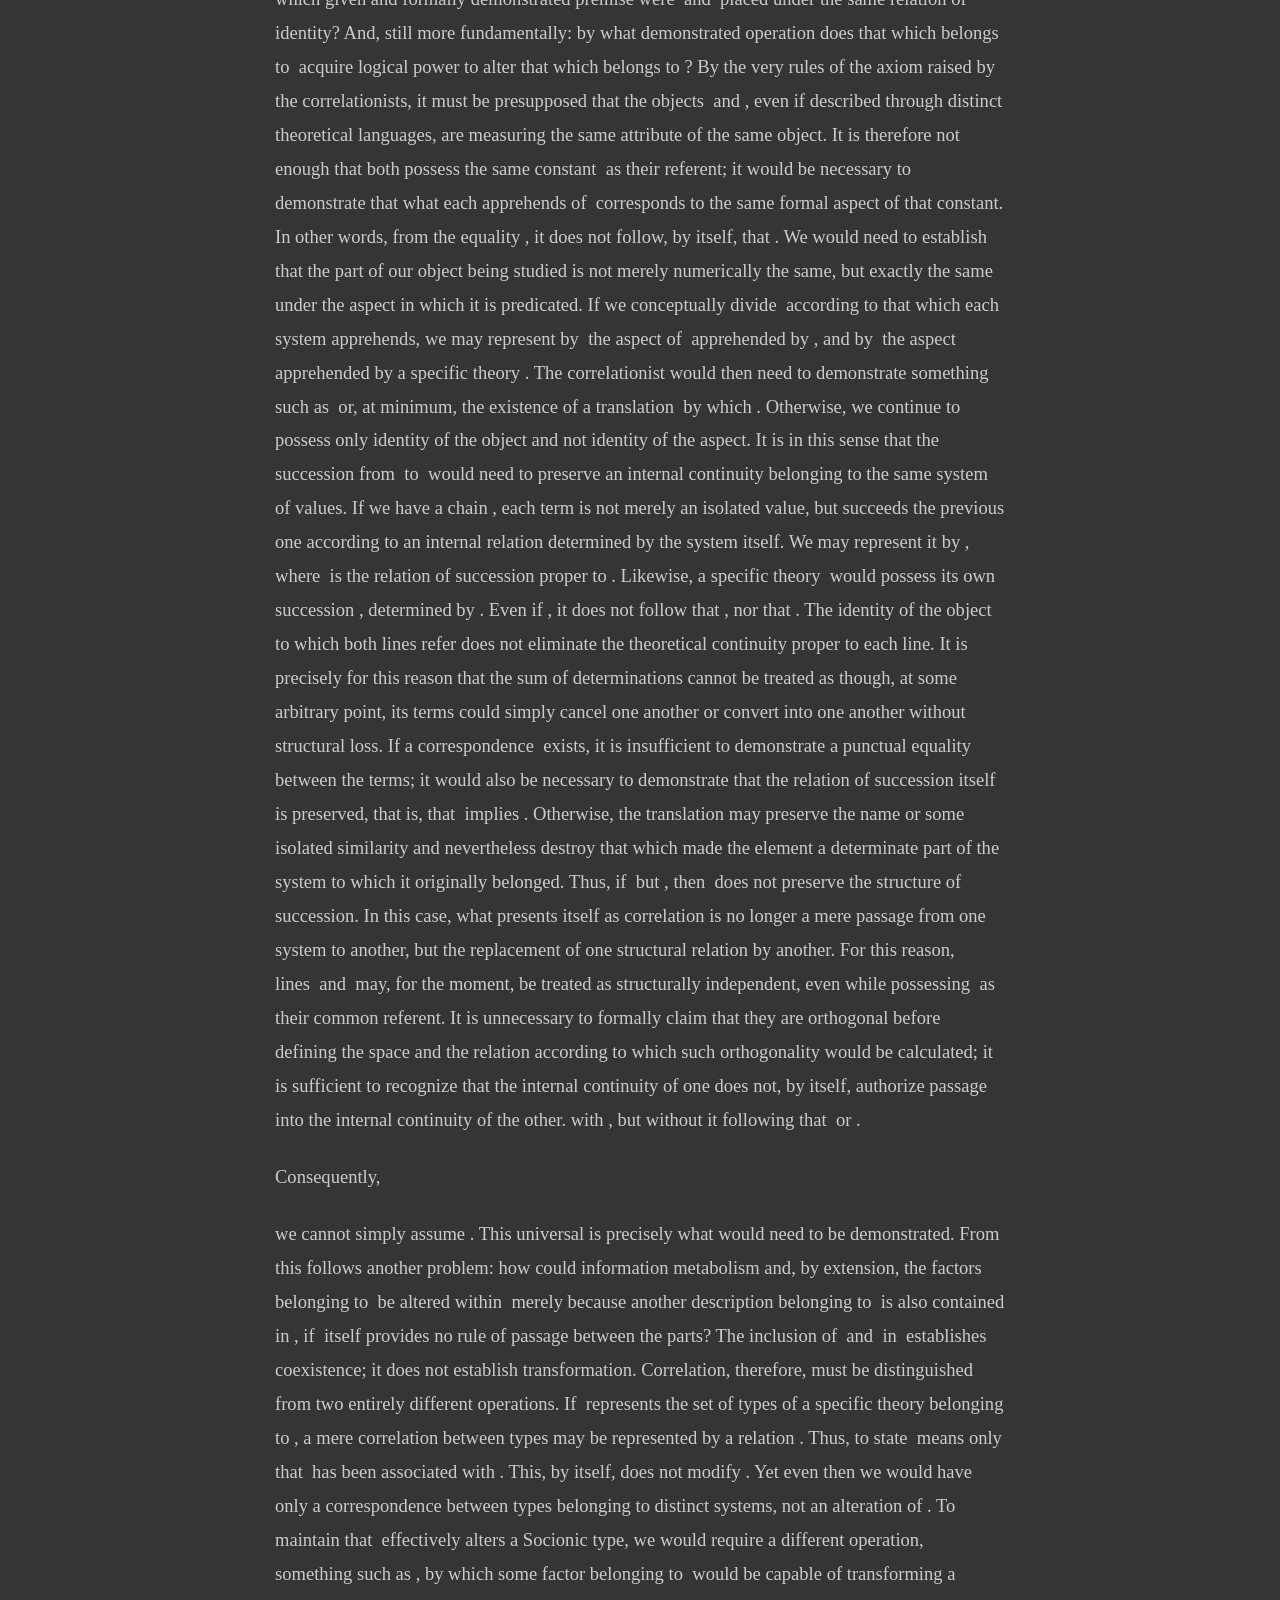
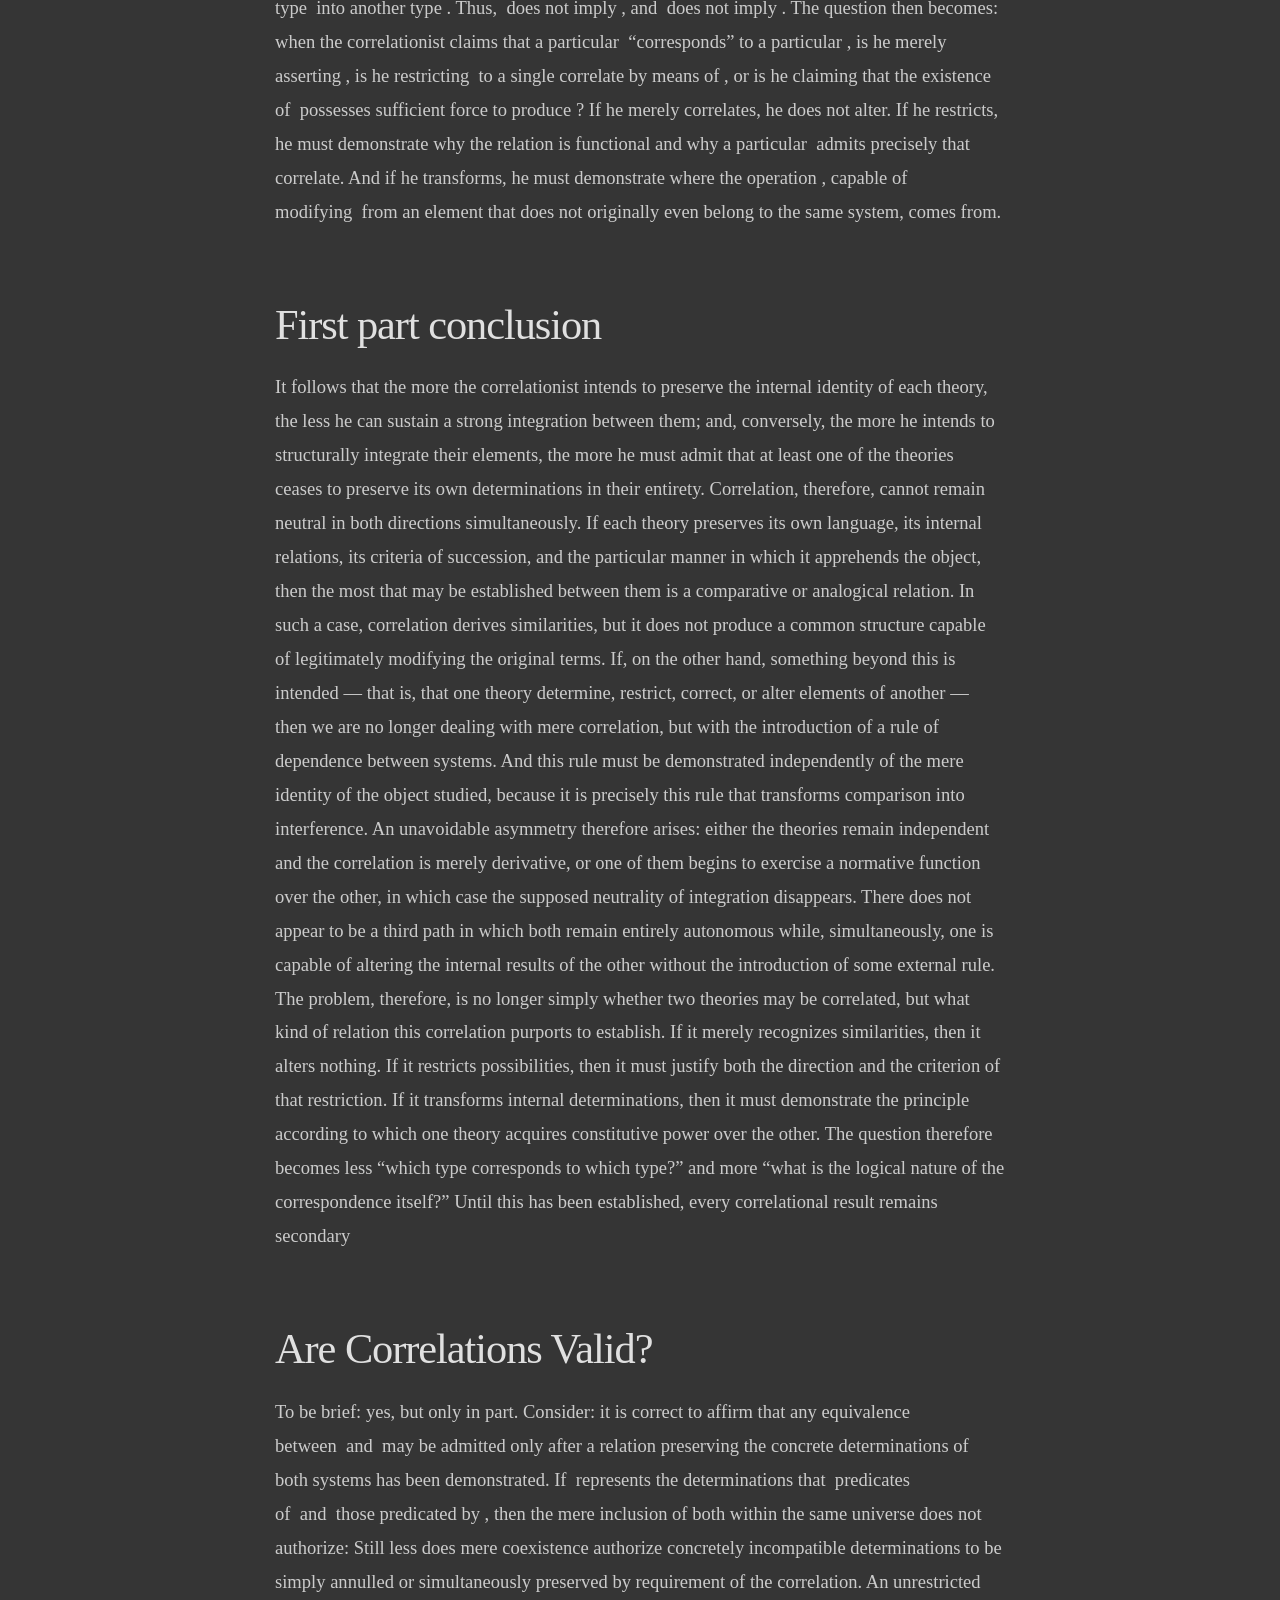
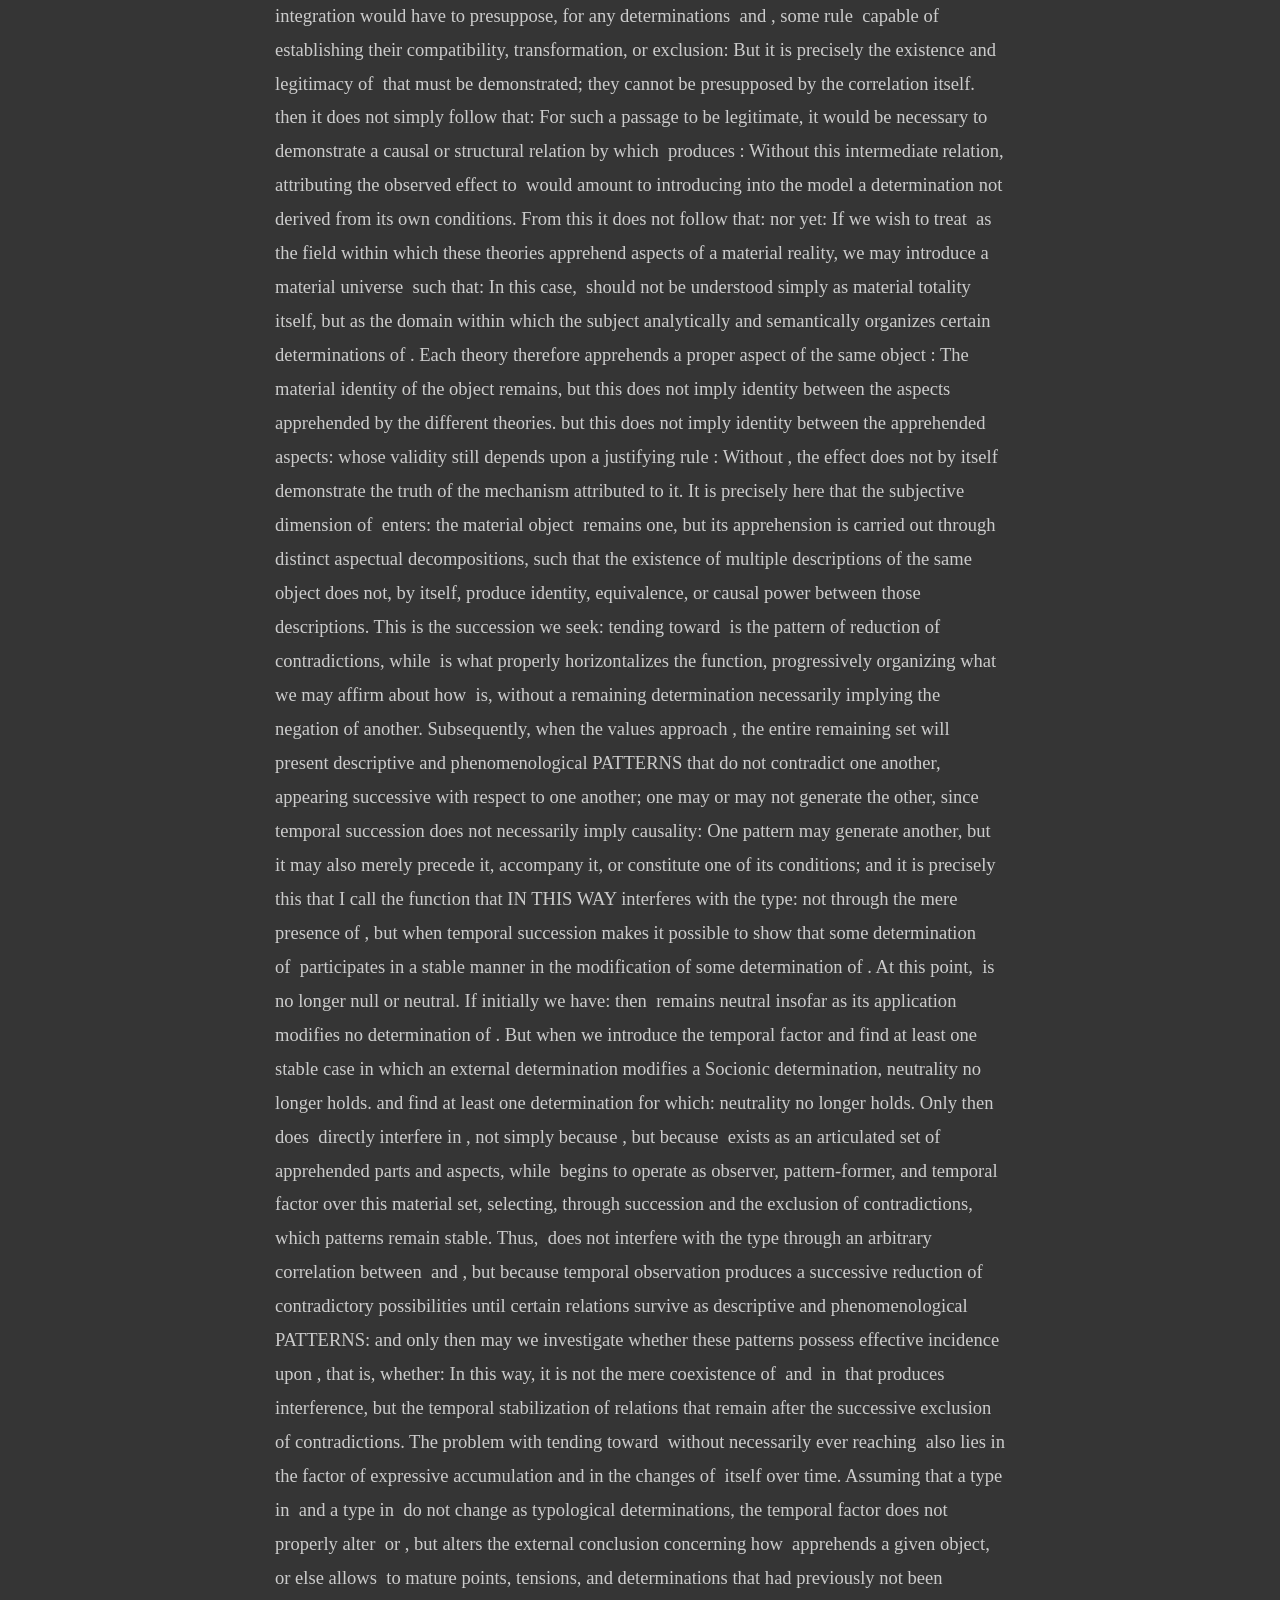
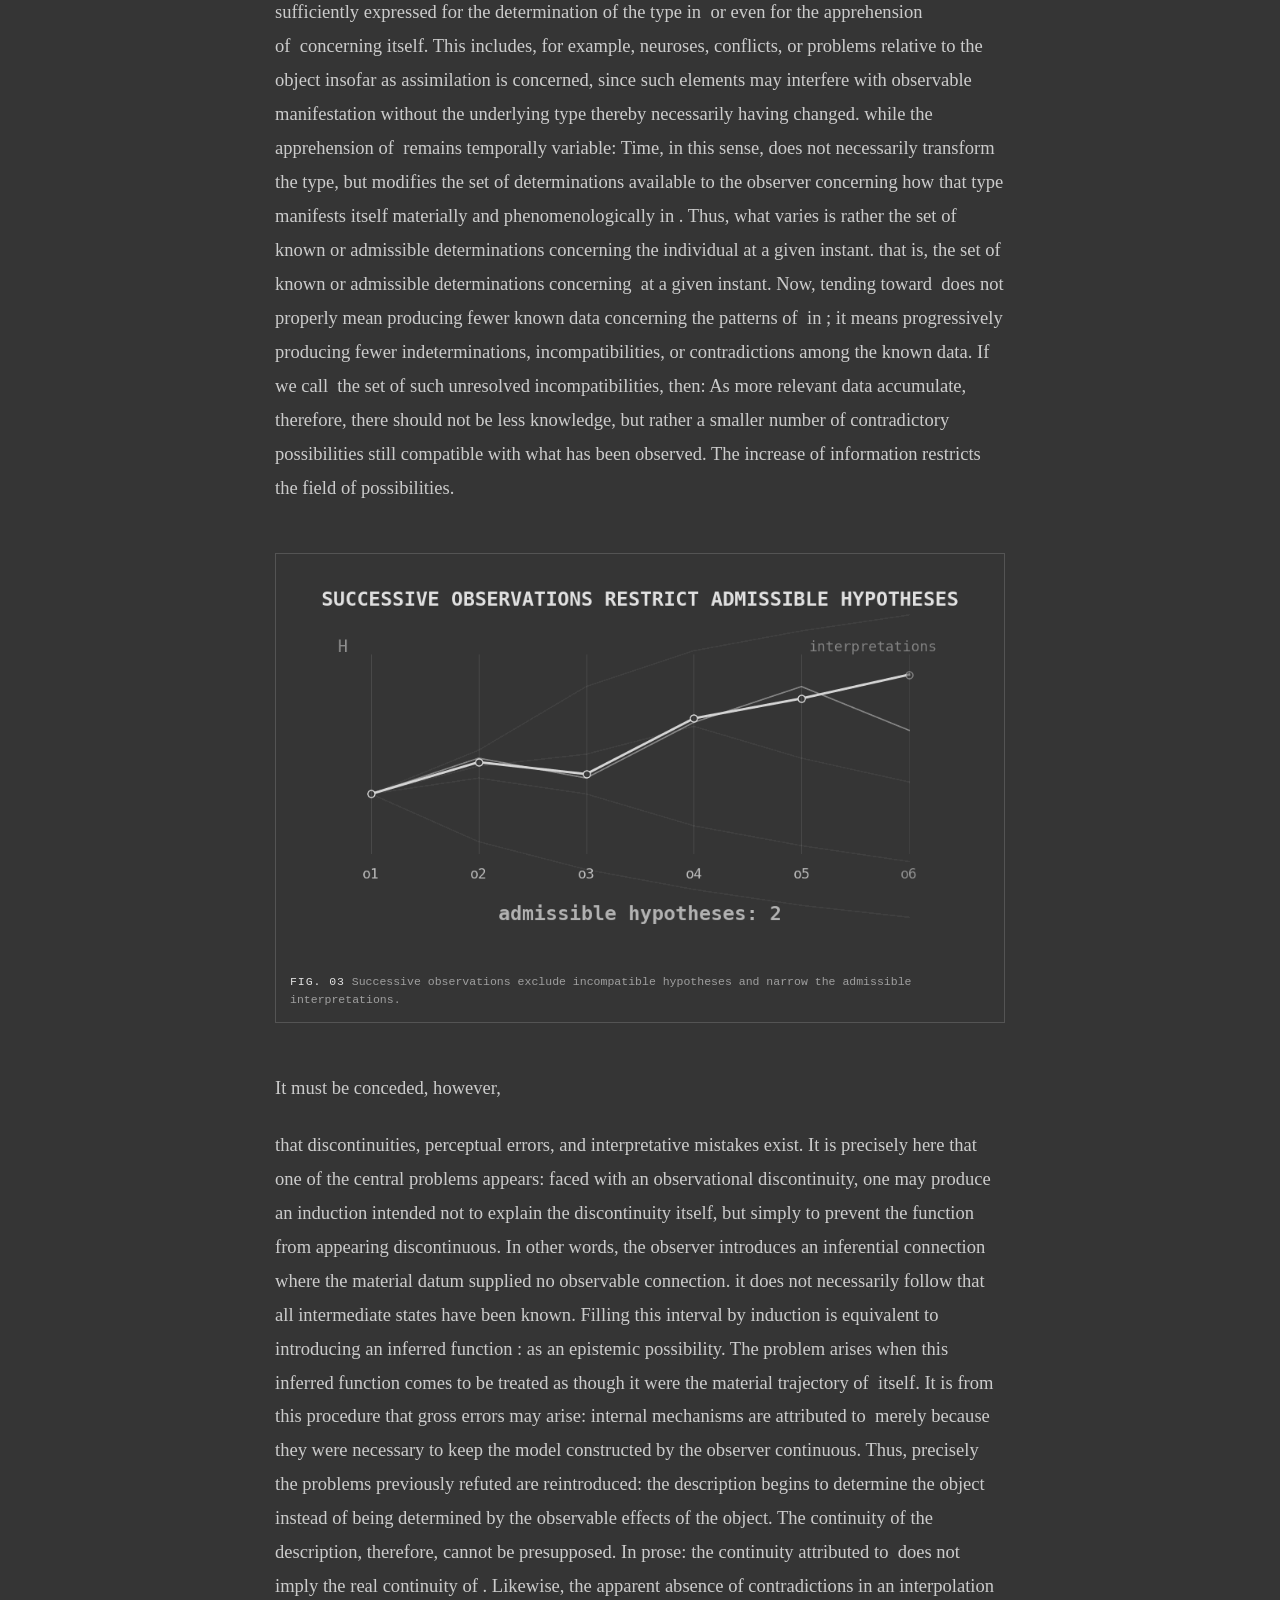
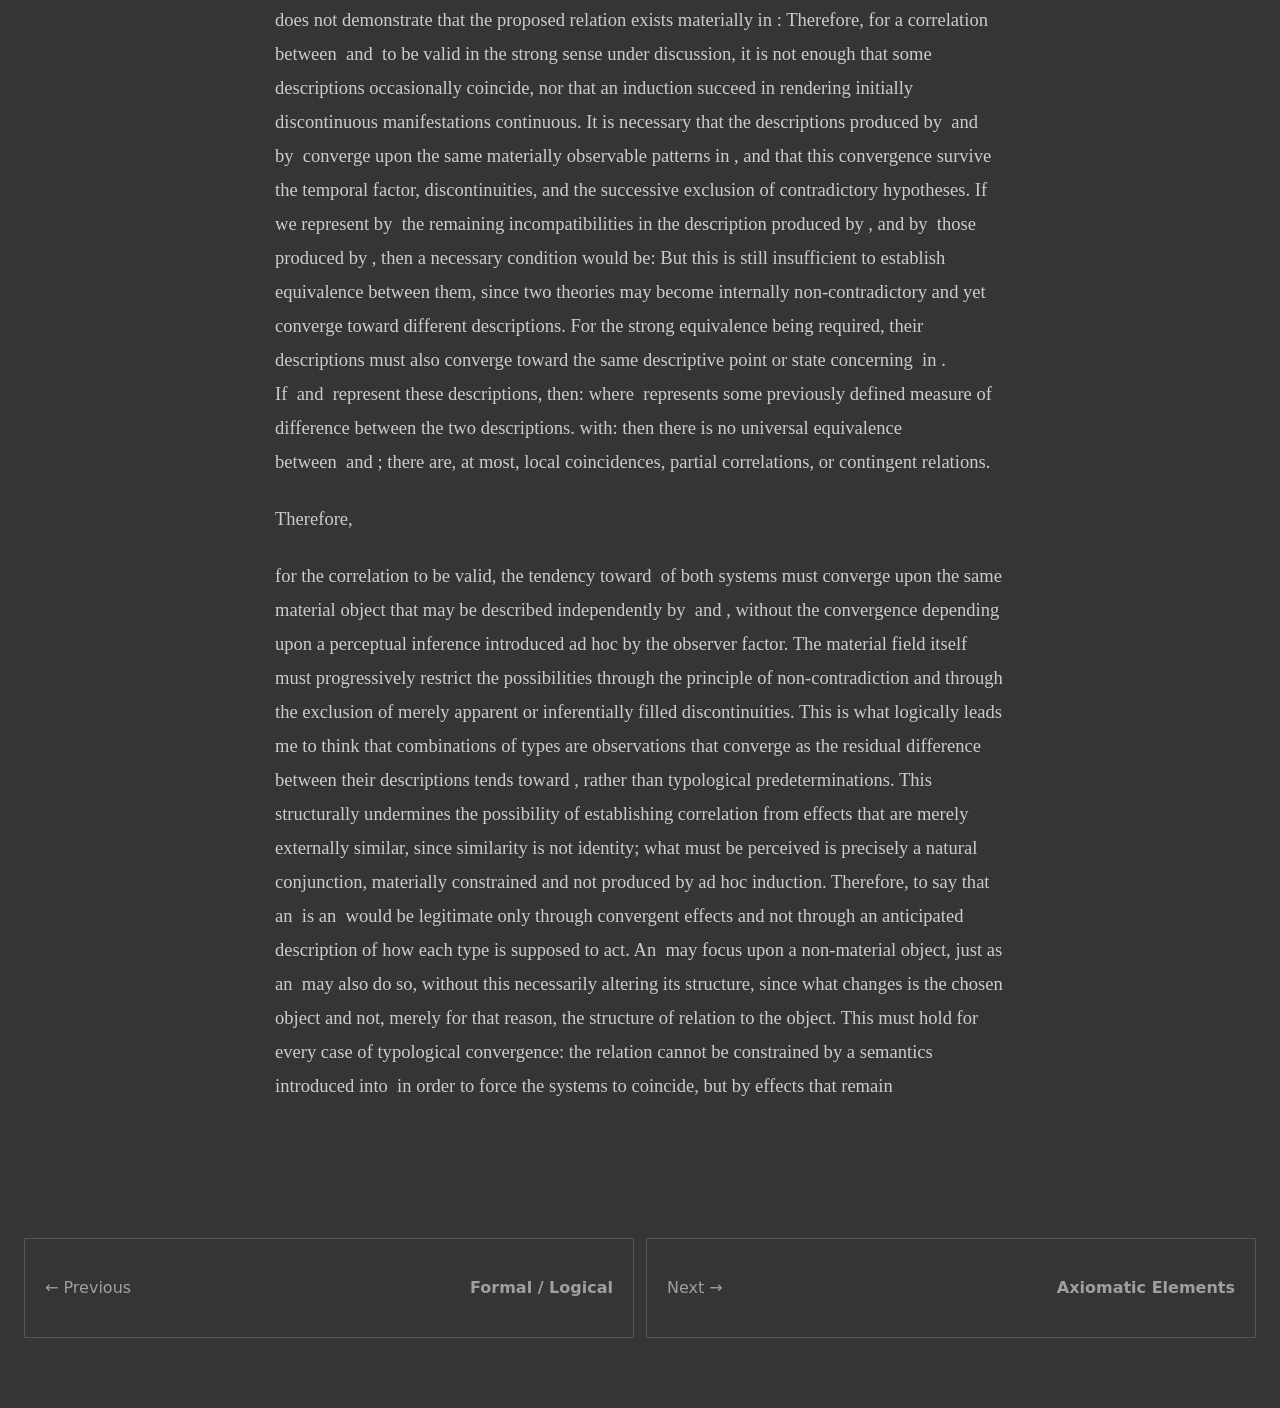
<file: identity-of-the-object.html>
<!doctype html>
<html lang="en">
<head>
  <meta charset="utf-8" />
  <meta name="viewport" content="width=device-width, initial-scale=1" />
  <meta name="description" content="Identity of the Object, Not Identity of the Theory: A Logical Critique of Typological Correlationism — an argument in the Model K research system by VOID / Adler Zero." />
  <meta name="theme-color" content="#353535" />
  <title>Identity of the Object, Not Identity of the Theory: A Logical Critique of Typological Correlationism — Model K</title>
  <link rel="stylesheet" href="style.css?v=20260903g" />
  <script defer src="script.js?v=20260903d"></script>
</head>
<body data-page="reader">
  <a class="skip-link" href="#article">Skip to article</a>
  <div class="reading-progress" data-reading-progress aria-hidden="true"></div>
  <header class="reading-nav">
    <a class="model-mark" href="index.html"><span>MODEL</span> <b>K</b></a>
    <nav class="desktop-nav" aria-label="Primary navigation">
      <a href="index.html#arguments">Arguments</a><a href="index.html#structure">Structure</a><a href="index.html#glossary">Glossary</a><a href="index.html#about">About</a>
    </nav>
    <div class="header-actions">
      <button class="command-trigger" type="button" data-command-open aria-label="Open command search"><span>Search</span><kbd>⌘ K</kbd></button>
      <button class="menu-trigger" type="button" data-menu-toggle aria-expanded="false" aria-controls="mobile-menu"><span>Menu</span><i aria-hidden="true"></i></button>
    </div>
  </header>
  <noscript><nav class="noscript-nav" aria-label="Primary navigation without JavaScript"><a href="index.html">Model K</a><a href="index.html#arguments">Arguments</a><a href="index.html#structure">Structure</a><a href="index.html#glossary">Glossary</a><a href="index.html#about">About</a></nav></noscript>
  <nav class="mobile-menu" id="mobile-menu" aria-label="Mobile navigation" hidden>
    <a href="index.html">Model K</a><a href="index.html#arguments">Arguments</a><a href="index.html#structure">Structure</a><a href="index.html#glossary">Glossary</a><a href="index.html#about">About</a>
  </nav>
  <main class="reader-shell" id="article">
    <aside class="reader-toc" aria-label="Table of contents"><p>Contents</p><nav data-toc></nav></aside>
    <article class="article">
      <header class="article-head">
        <p class="article-type">02 / Argumentative Essay</p>
        <h1>Identity of the Object, Not Identity of the Theory</h1>
        <p class="article-deck">A Logical Critique of Typological Correlationism</p>
        <div class="proof-link">If you are looking for the mathematical proof and the formal-logical treatment, <a href="formal-logical.html">you can find it here.</a></div>
        <details class="mobile-toc"><summary>Table of contents</summary><nav data-toc></nav></details>
      </header>
      <div class="article-body" data-article-body>
<span class="reader-anchor" id="identity-of-the-referent-and-identity-of-the-aspect" aria-hidden="true"></span>
<p>The task of studying Socionics by arbitrarily integrating it into an axiomatic frame of reference — that is, by means of indiscriminate correlations between distinct theories — ultimately constitutes a serious category error, a question that will not yet be addressed directly and which, for the moment, must be taken merely as an announced thesis. Even so, this consideration is useful for exposing how problematic the attempt is to ground the thesis according to which different typological systems may be integrated without relevant alteration of their internal determinations. Let  be the set of the sixteen Socionic types and  the set of the eight information metabolisms. We therefore define  and . These  functionings encompass not only analytical characteristics, that is, theoretical determinations which, insofar as they are internal descriptions of the system, are not facts in themselves and cannot immediately be identified with empirical facts. They also encompass analogical characteristics, formed through the internal relations of the system itself, whose manifestation cannot be adequately predicted when one takes as a premise that an external set of theoretical correlations must necessarily remain neutral with respect to the structure being described. Let  designate the set of factors derived from different typological theories, considered without prior discrimination concerning their structural compatibility with . Let also . The problem appears when one presupposes that the introduction of  upon the system  is neither an annulatory, modifying, nor semantically perturbing factor with respect to its determinations, but merely a neutral element regarding what each functioning is, the manner in which it presents itself, that toward which it tends, and that which, according to its own structure, it produces. The error lies precisely in the caricature according to which Socionics must necessarily constitute merely a part of a greater theoretical whole. It is true, in the set-theoretical sense, that a proper part is smaller than its whole; from this relation, however, it does not follow that different descriptive systems, merely by belonging to the same conceptual universe, may be combined before a formal relation legitimating such combination has first been demonstrated. Let  be a universal set such that  and . Suppose further that both have the same object of study as their referent, represented by the constant , where  represents the human individual considered as the common object of the different theories. Yet from their mere common membership in , that is, from , no necessary interaction between  and  follows: Likewise, from the coreference of two descriptive systems, expressed by , it does not follow that their integration necessarily produces an alteration of the object itself. The identity of the referent must here be distinguished from the identity of the descriptions attributed to it. If  designates the same individual before and after the introduction of a second descriptive system, then the numerical identity of the object remains: What may vary is not necessarily the object, but the description offered of it. The same individual can therefore remain numerically identical while being described differently by distinct theoretical systems. In other words, difference between descriptions does not imply an ontological difference between the objects described. It is precisely this illicit passage from descriptive difference to ontological difference that must be avoided. Nevertheless, the existence of this Cartesian product demonstrates no causal, explanatory, or modifying relation between its elements. That is,  does not imply . The Cartesian product merely establishes possible combinations between elements of two sets; it does not establish, by itself, that such elements interact in a semantically legitimate, causally effective, or structurally modifying manner. The non-neutrality of  relative to the system  could only be affirmed if there existed at least one factor  and at least one functioning  such that . Until this has been demonstrated, the automatic passage from mere theoretical coexistence to structural transformation remains illegitimate. The central point, therefore, is neither to deny that different theories may possess the same referent, nor to deny that they may be formally correlated. It is to deny that the mere membership of these theories within a supposed common universe, or the mere identity of their material object of study, is sufficient to legitimize a structural integration between them.</p>
<h2 id="why-yes-and-why-not">Why Yes and Why Not?</h2>
<span class="reader-anchor" id="structural-preservation" aria-hidden="true"></span>
<p>Given this brief introduction, we must now address the points raised. I will not, at this moment, extend myself exhaustively over how , but rather over how the implication that supposedly makes such a passage possible is, before anything else, logically unjustified — and, under the terms in which it is ordinarily presupposed, simply pathetic. Consider: in order to take as a premise that the set , by which we postulate the set of typological theories describing the individual as such, is capable of altering the value of , where  is the Socionic type of the individual, it is first necessary to demonstrate formally — analytically and analogically, substantially and terminologically, mnemonically and in hermeneutic-structural terms — that there exists between the parts a relation authorizing such an alteration. This becomes even more evident when we begin from the very premise previously assumed, namely . If the object studied by  is numerically the same object studied by , then, regarding the identity of the referent, necessarily . Not because the descriptions are identical, but precisely because that which is being described remains the same individual. Hence, whatever may vary cannot be confused with the numerical identity of the object, but must instead be located in the determinations that each structure predicates of that same object. We therefore simultaneously have  and the possibility that , without the second relation annulling the first. The problem arises precisely when, beginning from the identity of the referent, one attempts to transport into the internal determinations of the systems an identity that has not yet been demonstrated. From , one cannot infer ; still less can one infer that a determination belonging to  possesses sufficient force to alter a determination belonging to . If within  we have a conclusion , and within  a conclusion , such that  and , the coreference of  and  relative to  establishes neither  nor . The fact that both conclusions are predicated of the same object does not make them the same conclusion, just as the fact that two structures describe the same individual does not render their categories interchangeable. It is precisely here that arbitrary integration begins to demand that which it ordinarily presupposes itself already to possess: a rule demonstrating why  must be interpreted as , why  must have any incidence upon , and, above all, why the incidence of  upon  should modify  rather than merely constitute another description, according to another system, of the same . Nor is it correct to say literally that the universal set  “contradicts itself,” for the contradiction does not lie in the mere set-theoretical coexistence of  and . The problem appears when their deductive, axiomatic, and concrete conclusions are treated as belonging to a single inferential structure without their compatibility having first been demonstrated. Thus, from  and , it does not follow that  and  constitute a single inferential system, nor that their conclusions may simply be added to one another. If we designate by  the theoretical composition intended to unite both systems, that is, , then the individual consistency of  and  does not guarantee the consistency of : A contradiction properly so called would arise if, through integration, it became possible to derive in  some proposition  together with its negation , that is, if  and . Yet if we merely have  and , with , this does not yet constitute contradiction: it constitutes difference. And precisely this difference must be preserved until some relation capable of identifying, translating, negating, or modifying one conclusion through the other has been demonstrated. It is at this point that partial inference becomes problematic. One cannot infer  merely because both possess  as their referent, for this would require that we already know which part, property, structure, or determination of  is being denoted by  and by . Equality of the object does not contain within itself equality of the aspect under which that object is apprehended. Without , the passage from  to  is not an inference produced by the structures; it is an association produced by the interpreter. And even the existence of  would not by itself suffice. It would still be necessary to demonstrate that the operation preserves that which it intends to transport. If , it is not enough merely to write ; one would have to demonstrate in what sense  and according to which rules this translation preserves the original determination rather than replacing it with another that is merely nominally similar.</p>
<p>It is precisely here that</p>
<p>the problem of what I provisionally call the affect-logic of the interpreting subject enters. If no formally demonstrated  exists such that , yet the interpreter, by intuitive resemblance, typological preference, classificatory expectation, or mere desire for integration, establishes , then this equivalence was not inferred: it was impressed upon the systems. Thus, what later appears as the conclusion of the integration was already contained within the interpretative operation itself, which previously and without demonstration decided that  should mean . The difficulty becomes still more evident when we deal with signs, indices, or numerals that are formally identical across distinct structures. The same numeral may appear in two systems without that which it denotes in each system being substantially the same. This is obviously not a matter of asserting , which would trivially violate the principle of identity; rather, it is a matter of distinguishing  from , that is, two formally similar occurrences whose structural identity depends upon the system to which they belong. That which is numerically or graphically identical as a sign may be substantially, intensionally, and structurally distinct as a theoretical element. And if this is true of a simple sign, it applies with still greater force to entire categories whose signification depends upon the relations they maintain with every other element of their own system. This is why it is insufficient, for example, to place  before some element  and declare their correspondence, incompatibility, or capacity for modification as though the relation were self-evident. Before we can even attribute truth or falsity to the proposition , we need to know what kind of objects  and  are, according to which domain they are comparable, and by which formal rule a relation between them has been established. But the question remains logically prior to this: from which given and formally demonstrated premise were  and  placed under the same relation of identity? And, still more fundamentally: by what demonstrated operation does that which belongs to  acquire logical power to alter that which belongs to ? By the very rules of the axiom raised by the correlationists, it must be presupposed that the objects  and , even if described through distinct theoretical languages, are measuring the same attribute of the same object. It is therefore not enough that both possess the same constant  as their referent; it would be necessary to demonstrate that what each apprehends of  corresponds to the same formal aspect of that constant. In other words, from the equality , it does not follow, by itself, that . We would need to establish that the part of our object being studied is not merely numerically the same, but exactly the same under the aspect in which it is predicated. If we conceptually divide  according to that which each system apprehends, we may represent by  the aspect of  apprehended by , and by  the aspect apprehended by a specific theory . The correlationist would then need to demonstrate something such as  or, at minimum, the existence of a translation  by which . Otherwise, we continue to possess only identity of the object and not identity of the aspect. It is in this sense that the succession from  to  would need to preserve an internal continuity belonging to the same system of values. If we have a chain , each term is not merely an isolated value, but succeeds the previous one according to an internal relation determined by the system itself. We may represent it by , where  is the relation of succession proper to . Likewise, a specific theory  would possess its own succession , determined by . Even if , it does not follow that , nor that . The identity of the object to which both lines refer does not eliminate the theoretical continuity proper to each line. It is precisely for this reason that the sum of determinations cannot be treated as though, at some arbitrary point, its terms could simply cancel one another or convert into one another without structural loss. If a correspondence  exists, it is insufficient to demonstrate a punctual equality between the terms; it would also be necessary to demonstrate that the relation of succession itself is preserved, that is, that  implies . Otherwise, the translation may preserve the name or some isolated similarity and nevertheless destroy that which made the element a determinate part of the system to which it originally belonged. Thus, if  but , then  does not preserve the structure of succession. In this case, what presents itself as correlation is no longer a mere passage from one system to another, but the replacement of one structural relation by another. For this reason, lines  and  may, for the moment, be treated as structurally independent, even while possessing  as their common referent. It is unnecessary to formally claim that they are orthogonal before defining the space and the relation according to which such orthogonality would be calculated; it is sufficient to recognize that the internal continuity of one does not, by itself, authorize passage into the internal continuity of the other. with , but without it following that  or .</p>
<p>Consequently,</p>
<span class="reader-anchor" id="correlation-restriction-and-transformation" aria-hidden="true"></span>
<p>we cannot simply assume . This universal is precisely what would need to be demonstrated. From this follows another problem: how could information metabolism and, by extension, the factors belonging to  be altered within  merely because another description belonging to  is also contained in , if  itself provides no rule of passage between the parts? The inclusion of  and  in  establishes coexistence; it does not establish transformation. Correlation, therefore, must be distinguished from two entirely different operations. If  represents the set of types of a specific theory belonging to , a mere correlation between types may be represented by a relation . Thus, to state  means only that  has been associated with . This, by itself, does not modify . Yet even then we would have only a correspondence between types belonging to distinct systems, not an alteration of . To maintain that  effectively alters a Socionic type, we would require a different operation, something such as , by which some factor belonging to  would be capable of transforming a type  into another type . Thus,  does not imply , and  does not imply . The question then becomes: when the correlationist claims that a particular  “corresponds” to a particular , is he merely asserting , is he restricting  to a single correlate by means of , or is he claiming that the existence of  possesses sufficient force to produce ? If he merely correlates, he does not alter. If he restricts, he must demonstrate why the relation is functional and why a particular  admits precisely that correlate. And if he transforms, he must demonstrate where the operation , capable of modifying  from an element that does not originally even belong to the same system, comes from.</p>
<h1 id="first-part-conclusion">First part conclusion</h1>
<p>It follows that the more the correlationist intends to preserve the internal identity of each theory, the less he can sustain a strong integration between them; and, conversely, the more he intends to structurally integrate their elements, the more he must admit that at least one of the theories ceases to preserve its own determinations in their entirety. Correlation, therefore, cannot remain neutral in both directions simultaneously. If each theory preserves its own language, its internal relations, its criteria of succession, and the particular manner in which it apprehends the object, then the most that may be established between them is a comparative or analogical relation. In such a case, correlation derives similarities, but it does not produce a common structure capable of legitimately modifying the original terms. If, on the other hand, something beyond this is intended — that is, that one theory determine, restrict, correct, or alter elements of another — then we are no longer dealing with mere correlation, but with the introduction of a rule of dependence between systems. And this rule must be demonstrated independently of the mere identity of the object studied, because it is precisely this rule that transforms comparison into interference. An unavoidable asymmetry therefore arises: either the theories remain independent and the correlation is merely derivative, or one of them begins to exercise a normative function over the other, in which case the supposed neutrality of integration disappears. There does not appear to be a third path in which both remain entirely autonomous while, simultaneously, one is capable of altering the internal results of the other without the introduction of some external rule. The problem, therefore, is no longer simply whether two theories may be correlated, but what kind of relation this correlation purports to establish. If it merely recognizes similarities, then it alters nothing. If it restricts possibilities, then it must justify both the direction and the criterion of that restriction. If it transforms internal determinations, then it must demonstrate the principle according to which one theory acquires constitutive power over the other. The question therefore becomes less “which type corresponds to which type?” and more “what is the logical nature of the correspondence itself?” Until this has been established, every correlational result remains secondary</p>
<span class="reader-anchor" id="the-temporal-factor" aria-hidden="true"></span>
<h2 id="are-correlations-valid">Are Correlations Valid?</h2>
<p>To be brief: yes, but only in part. Consider: it is correct to affirm that any equivalence between  and  may be admitted only after a relation preserving the concrete determinations of both systems has been demonstrated. If  represents the determinations that  predicates of  and  those predicated by , then the mere inclusion of both within the same universe does not authorize: Still less does mere coexistence authorize concretely incompatible determinations to be simply annulled or simultaneously preserved by requirement of the correlation. An unrestricted integration would have to presuppose, for any determinations  and , some rule  capable of establishing their compatibility, transformation, or exclusion: But it is precisely the existence and legitimacy of  that must be demonstrated; they cannot be presupposed by the correlation itself. then it does not simply follow that: For such a passage to be legitimate, it would be necessary to demonstrate a causal or structural relation by which  produces : Without this intermediate relation, attributing the observed effect to  would amount to introducing into the model a determination not derived from its own conditions. From this it does not follow that: nor yet: If we wish to treat  as the field within which these theories apprehend aspects of a material reality, we may introduce a material universe  such that: In this case,  should not be understood simply as material totality itself, but as the domain within which the subject analytically and semantically organizes certain determinations of . Each theory therefore apprehends a proper aspect of the same object : The material identity of the object remains, but this does not imply identity between the aspects apprehended by the different theories. but this does not imply identity between the apprehended aspects: whose validity still depends upon a justifying rule : Without , the effect does not by itself demonstrate the truth of the mechanism attributed to it. It is precisely here that the subjective dimension of  enters: the material object  remains one, but its apprehension is carried out through distinct aspectual decompositions, such that the existence of multiple descriptions of the same object does not, by itself, produce identity, equivalence, or causal power between those descriptions. This is the succession we seek: tending toward  is the pattern of reduction of contradictions, while  is what properly horizontalizes the function, progressively organizing what we may affirm about how  is, without a remaining determination necessarily implying the negation of another. Subsequently, when the values approach , the entire remaining set will present descriptive and phenomenological PATTERNS that do not contradict one another, appearing successive with respect to one another; one may or may not generate the other, since temporal succession does not necessarily imply causality: One pattern may generate another, but it may also merely precede it, accompany it, or constitute one of its conditions; and it is precisely this that I call the function that IN THIS WAY interferes with the type: not through the mere presence of , but when temporal succession makes it possible to show that some determination of  participates in a stable manner in the modification of some determination of . At this point,  is no longer null or neutral. If initially we have: then  remains neutral insofar as its application modifies no determination of . But when we introduce the temporal factor and find at least one stable case in which an external determination modifies a Socionic determination, neutrality no longer holds. and find at least one determination for which: neutrality no longer holds. Only then does  directly interfere in , not simply because , but because  exists as an articulated set of apprehended parts and aspects, while  begins to operate as observer, pattern-former, and temporal factor over this material set, selecting, through succession and the exclusion of contradictions, which patterns remain stable. Thus,  does not interfere with the type through an arbitrary correlation between  and , but because temporal observation produces a successive reduction of contradictory possibilities until certain relations survive as descriptive and phenomenological PATTERNS: and only then may we investigate whether these patterns possess effective incidence upon , that is, whether: In this way, it is not the mere coexistence of  and  in  that produces interference, but the temporal stabilization of relations that remain after the successive exclusion of contradictions. The problem with tending toward  without necessarily ever reaching  also lies in the factor of expressive accumulation and in the changes of  itself over time. Assuming that a type in  and a type in  do not change as typological determinations, the temporal factor does not properly alter  or , but alters the external conclusion concerning how  apprehends a given object, or else allows  to mature points, tensions, and determinations that had previously not been sufficiently expressed for the determination of the type in  or even for the apprehension of  concerning itself. This includes, for example, neuroses, conflicts, or problems relative to the object insofar as assimilation is concerned, since such elements may interfere with observable manifestation without the underlying type thereby necessarily having changed. while the apprehension of  remains temporally variable: Time, in this sense, does not necessarily transform the type, but modifies the set of determinations available to the observer concerning how that type manifests itself materially and phenomenologically in . Thus, what varies is rather the set of known or admissible determinations concerning the individual at a given instant. that is, the set of known or admissible determinations concerning  at a given instant. Now, tending toward  does not properly mean producing fewer known data concerning the patterns of  in ; it means progressively producing fewer indeterminations, incompatibilities, or contradictions among the known data. If we call  the set of such unresolved incompatibilities, then: As more relevant data accumulate, therefore, there should not be less knowledge, but rather a smaller number of contradictory possibilities still compatible with what has been observed. The increase of information restricts the field of possibilities.</p>
<figure class="math-animation" id="figure-hypothesis-convergence">
  <picture><source media="(prefers-reduced-motion: reduce)" srcset="assets/animations/hypothesis-convergence-static.png" /><img src="assets/animations/hypothesis-convergence.gif" width="900" height="505" loading="lazy" decoding="async" alt="Candidate interpretative trajectories narrowing as successive observations accumulate." /></picture>
  <figcaption><span>Fig. 03</span> Successive observations exclude incompatible hypotheses and narrow the admissible interpretations.</figcaption>
</figure>
<p>It must be conceded, however,</p>
<p>that discontinuities, perceptual errors, and interpretative mistakes exist. It is precisely here that one of the central problems appears: faced with an observational discontinuity, one may produce an induction intended not to explain the discontinuity itself, but simply to prevent the function from appearing discontinuous. In other words, the observer introduces an inferential connection where the material datum supplied no observable connection. it does not necessarily follow that all intermediate states have been known. Filling this interval by induction is equivalent to introducing an inferred function : as an epistemic possibility. The problem arises when this inferred function comes to be treated as though it were the material trajectory of  itself. It is from this procedure that gross errors may arise: internal mechanisms are attributed to  merely because they were necessary to keep the model constructed by the observer continuous. Thus, precisely the problems previously refuted are reintroduced: the description begins to determine the object instead of being determined by the observable effects of the object. The continuity of the description, therefore, cannot be presupposed. In prose: the continuity attributed to  does not imply the real continuity of . Likewise, the apparent absence of contradictions in an interpolation does not demonstrate that the proposed relation exists materially in : Therefore, for a correlation between  and  to be valid in the strong sense under discussion, it is not enough that some descriptions occasionally coincide, nor that an induction succeed in rendering initially discontinuous manifestations continuous. It is necessary that the descriptions produced by  and by  converge upon the same materially observable patterns in , and that this convergence survive the temporal factor, discontinuities, and the successive exclusion of contradictory hypotheses. If we represent by  the remaining incompatibilities in the description produced by , and by  those produced by , then a necessary condition would be: But this is still insufficient to establish equivalence between them, since two theories may become internally non-contradictory and yet converge toward different descriptions. For the strong equivalence being required, their descriptions must also converge toward the same descriptive point or state concerning  in . If  and  represent these descriptions, then: where  represents some previously defined measure of difference between the two descriptions. with: then there is no universal equivalence between  and ; there are, at most, local coincidences, partial correlations, or contingent relations.</p>
<p>Therefore,</p>
<span class="reader-anchor" id="the-object-must-constrain-the-theory" aria-hidden="true"></span>
<p>for the correlation to be valid, the tendency toward  of both systems must converge upon the same material object that may be described independently by  and , without the convergence depending upon a perceptual inference introduced ad hoc by the observer factor. The material field itself must progressively restrict the possibilities through the principle of non-contradiction and through the exclusion of merely apparent or inferentially filled discontinuities. This is what logically leads me to think that combinations of types are observations that converge as the residual difference between their descriptions tends toward , rather than typological predeterminations. This structurally undermines the possibility of establishing correlation from effects that are merely externally similar, since similarity is not identity; what must be perceived is precisely a natural conjunction, materially constrained and not produced by ad hoc induction. Therefore, to say that an  is an  would be legitimate only through convergent effects and not through an anticipated description of how each type is supposed to act. An  may focus upon a non-material object, just as an  may also do so, without this necessarily altering its structure, since what changes is the chosen object and not, merely for that reason, the structure of relation to the object. This must hold for every case of typological convergence: the relation cannot be constrained by a semantics introduced into  in order to force the systems to coincide, but by effects that remain</p>
      </div>
    </article>
    <aside class="reader-meta" aria-label="Article information">
      <p>Article data</p>
      <dl><div><dt>Category</dt><dd>Argumentative Essay</dd></div><div><dt>Reading time</dt><dd data-reader-time>Calculating…</dd></div><div><dt>Difficulty</dt><dd>Intermediate</dd></div><div><dt>Author</dt><dd>VOID / Adler Zero</dd></div></dl>
      <div class="related-concepts"><p>Related concepts</p><a href="index.html#glossary?term=aspect">Aspect</a><a href="index.html#glossary?term=restriction">Restriction</a><a href="index.html#glossary?term=transformation">Transformation</a><a href="index.html#glossary?term=manifestation">Manifestation</a></div>
    </aside>
  </main>
  <nav class="reader-pagination" aria-label="Argument pagination"><a href="formal-logical.html"><span>← Previous</span><strong>Formal / Logical</strong></a><a href="axiomatic-approach.html"><span>Next →</span><strong>Axiomatic Elements</strong></a></nav>
  <dialog class="command-palette" data-command-dialog aria-labelledby="command-title">
    <div class="command-head"><span aria-hidden="true">⌕</span><input id="command-title" type="search" data-command-input placeholder="Search Model K…" autocomplete="off" /><kbd>Esc</kbd></div>
    <div class="command-results" data-command-results></div>
    <p class="command-help"><span>↑↓ Navigate</span><span>↵ Open</span></p>
  </dialog>
</body>
</html>
</file>
<file: style.css>
:root {
  --bg: #353535;
  --surface: #353535;
  --surface-2: #353535;
  --paper: #e0e0e0;
  --text: #e0e0e0;
  --muted: rgba(224, 224, 224, .62);
  --faint: rgba(224, 224, 224, .38);
  --line: rgba(224, 224, 224, .18);
  --line-bright: rgba(224, 224, 224, .36);
  --active: #e0e0e0;
  --active-soft: rgba(224, 224, 224, .08);
  --max: 1240px;
  --reading: 730px;
  --ease: cubic-bezier(.22, 1, .36, 1);
}

* { box-sizing: border-box; }
html { overflow-x: hidden; overflow-x: clip; scroll-behavior: smooth; scroll-padding-top: 86px; background: var(--bg); color: var(--text); }
body {
  margin: 0;
  background: var(--bg);
  color: var(--text);
  font-family: Inter, ui-sans-serif, system-ui, -apple-system, BlinkMacSystemFont, "Segoe UI", sans-serif;
  line-height: 1.5;
  -webkit-font-smoothing: antialiased;
  overflow-x: hidden;
  animation: page-in .55s var(--ease) both;
}
body.leaving { opacity: 0; transition: opacity .16s ease; }
body.menu-open,
body.panel-open { overflow: hidden; }
button, input { font: inherit; }
button, a { -webkit-tap-highlight-color: transparent; }
a { color: inherit; }
a:focus-visible,
button:focus-visible,
input:focus-visible { outline: 2px solid var(--active); outline-offset: 4px; }
::selection { color: var(--bg); background: var(--active); }
[hidden] { display: none !important; }

.skip-link {
  position: fixed;
  z-index: 999;
  top: 10px;
  left: 10px;
  padding: 10px 14px;
  background: var(--paper);
  color: var(--bg);
  transform: translateY(-150%);
}
.skip-link:focus { transform: translateY(0); }

.ambient {
  position: fixed;
  z-index: -1;
  inset: 0;
  overflow: hidden;
  pointer-events: none;
  color: rgba(224, 224, 224, .04);
  font: 600 clamp(2rem, 6vw, 6.5rem)/1 ui-monospace, SFMono-Regular, Menlo, Consolas, monospace;
  letter-spacing: -.05em;
  white-space: nowrap;
}
.ambient span { position: absolute; transform: rotate(-8deg); }
.ambient span:first-child { top: 22%; left: -8%; }
.ambient span:last-child { right: -16%; bottom: 10%; transform: rotate(9deg); }

.topbar,
.reading-nav {
  position: sticky;
  z-index: 50;
  top: 0;
  min-height: 68px;
  display: flex;
  align-items: center;
  justify-content: space-between;
  gap: 28px;
  padding: 0 max(24px, calc((100vw - var(--max)) / 2));
  border-bottom: 1px solid rgba(224, 224, 224, .12);
  background: rgba(53, 53, 53, .9);
  backdrop-filter: blur(18px);
}
.wordmark,
.model-mark {
  display: inline-flex;
  align-items: baseline;
  gap: 5px;
  color: var(--paper);
  font: 650 .82rem/1 ui-monospace, SFMono-Regular, Menlo, Consolas, monospace;
  letter-spacing: .12em;
  text-decoration: none;
}
.wordmark b,
.model-mark span { color: var(--active); font-size: 1.25em; }
.desktop-nav { display: flex; gap: 28px; }
.desktop-nav a,
.reading-nav nav a {
  position: relative;
  color: var(--muted);
  font: 550 .72rem/1 ui-monospace, SFMono-Regular, Menlo, Consolas, monospace;
  letter-spacing: .08em;
  text-decoration: none;
  text-transform: uppercase;
  transition: color .2s ease;
}
.desktop-nav a::after,
.reading-nav nav a::after {
  content: "";
  position: absolute;
  right: 0;
  bottom: -9px;
  left: 0;
  height: 1px;
  background: var(--active);
  transform: scaleX(0);
  transition: transform .35s var(--ease);
}
.desktop-nav a:hover,
.reading-nav nav a:hover { color: var(--paper); }
.desktop-nav a:hover::after,
.reading-nav nav a:hover::after { transform: scaleX(1); }
.header-actions { display: flex; align-items: center; gap: 12px; }
.command-trigger,
.menu-trigger {
  min-height: 34px;
  border: 1px solid var(--line);
  background: transparent;
  color: var(--muted);
  cursor: pointer;
}
.command-trigger { display: flex; align-items: center; gap: 16px; padding: 0 8px 0 12px; }
kbd {
  padding: 4px 6px;
  border: 1px solid var(--line-bright);
  border-radius: 3px;
  background: var(--surface-2);
  color: var(--muted);
  font: 500 .68rem/1 ui-monospace, SFMono-Regular, Menlo, Consolas, monospace;
}
.menu-trigger { display: none; padding: 0 10px; }
.menu-trigger i,
.menu-trigger i::after { display: block; width: 18px; height: 1px; background: currentColor; content: ""; }
.menu-trigger i::after { transform: translateY(5px); }
.mobile-menu {
  position: fixed;
  z-index: 45;
  inset: 68px 0 0;
  padding: 38px 24px;
  background: rgba(53, 53, 53, .98);
}
.mobile-menu a {
  display: block;
  padding: 19px 0;
  border-bottom: 1px solid var(--line);
  font-family: Georgia, "Times New Roman", serif;
  font-size: 1.8rem;
  text-decoration: none;
}
.noscript-nav {
  position: sticky;
  z-index: 40;
  top: 68px;
  display: flex;
  gap: 20px;
  padding: 12px 24px;
  overflow-x: auto;
  border-bottom: 1px solid var(--line);
  background: var(--bg);
}
.noscript-nav a {
  color: var(--muted);
  font: 550 .68rem/1 monospace;
  letter-spacing: .08em;
  text-decoration: none;
  text-transform: uppercase;
  white-space: nowrap;
}

.section { width: min(var(--max), calc(100% - 48px)); margin-inline: auto; padding: 112px 0; }
.eyebrow,
.section-index,
.argument-meta,
.article-type {
  color: var(--active);
  font: 600 .7rem/1.4 ui-monospace, SFMono-Regular, Menlo, Consolas, monospace;
  letter-spacing: .12em;
  text-transform: uppercase;
}
.section-heading { margin-bottom: 48px; }
.section-heading.split { display: flex; justify-content: space-between; align-items: end; gap: 44px; }
.section-heading .section-index { margin: 0 0 14px; }
.section-heading h2 {
  margin: 0;
  color: var(--paper);
  font: 500 clamp(2.5rem, 6vw, 5.2rem)/.95 Georgia, "Times New Roman", serif;
  letter-spacing: -.045em;
}
.section-heading.split > p { max-width: 360px; margin: 0; color: var(--muted); }

.hero { min-height: calc(100vh - 68px); padding-top: clamp(90px, 14vh, 170px); }
.hero-grid { display: grid; grid-template-columns: 1fr 220px; align-items: end; gap: 60px; }
.hero-grid > * { min-width: 0; }
.hero-copy h1 {
  max-width: 900px;
  margin: 12px 0 24px;
  color: var(--paper);
  font: 650 clamp(5.5rem, 16vw, 13.8rem)/.72 Georgia, "Times New Roman", serif;
  letter-spacing: -.085em;
}
.hero-copy h1 em { color: var(--active); font-weight: 500; }
.hero-subtitle {
  max-width: 700px;
  margin: 0;
  color: var(--paper);
  font: 400 clamp(1.45rem, 3vw, 2.35rem)/1.25 Georgia, "Times New Roman", serif;
}
.hero-support { margin: 18px 0 0; color: var(--muted); font-size: .95rem; }
.hero-signature {
  min-height: 150px;
  padding: 20px;
  border-top: 1px solid var(--active);
  border-bottom: 1px solid var(--line);
  display: grid;
  align-content: center;
}
.hero-signature span,
.hero-signature small { color: var(--muted); font: 500 .65rem/1 ui-monospace, monospace; text-transform: uppercase; letter-spacing: .12em; }
.hero-signature strong { margin: 10px 0 7px; color: var(--active); font: 700 1.55rem/1 ui-monospace, monospace; letter-spacing: .16em; }

.concept-system { margin-top: clamp(70px, 11vh, 120px); border: 1px solid var(--line); background: rgba(53, 53, 53, .72); }
.concept-system-head { display: flex; justify-content: space-between; gap: 30px; padding: 16px 20px; border-bottom: 1px solid var(--line); }
.concept-system-head p { margin: 0; }
.concept-system-head p:last-child { color: var(--faint); font-size: .78rem; }
.concept-flow { display: grid; grid-template-columns: 1fr auto 1fr auto 1.35fr auto 1fr auto 1fr; align-items: stretch; padding: 18px; }
.concept-flow > i { display: grid; place-items: center; color: var(--faint); font-style: normal; }
.concept-node {
  min-width: 0;
  min-height: 104px;
  display: grid;
  align-content: space-between;
  padding: 15px;
  border: 1px solid transparent;
  background: transparent;
  color: var(--muted);
  text-align: left;
  cursor: pointer;
  transition: color .3s ease, background .3s ease, border-color .3s ease, transform .35s var(--ease);
}
.concept-node span { font: 500 .65rem/1 ui-monospace, monospace; }
.concept-node strong { font: 500 clamp(.78rem, 1.1vw, .92rem)/1.25 ui-monospace, monospace; text-transform: uppercase; }
.concept-node:hover { color: var(--paper); border-color: var(--line-bright); transform: translateY(-3px); }
.concept-node.is-active { color: var(--paper); border-color: var(--active); background: var(--active-soft); }
.concept-display { min-height: 112px; display: grid; grid-template-columns: 48px 1fr; gap: 20px; padding: 24px 26px; border-top: 1px solid var(--line); }
.concept-display > span { color: var(--active); font: 500 .7rem/1 ui-monospace, monospace; }
.concept-display strong { color: var(--paper); font: 500 1.2rem/1.2 Georgia, serif; }
.concept-display p { max-width: 770px; margin: 8px 0 0; color: var(--muted); }
.concept-display.is-changing div { animation: content-swap .35s var(--ease); }

.thesis { border-top: 1px solid var(--line); }
.thesis-layout { display: grid; grid-template-columns: minmax(0, 1.25fr) minmax(300px, .75fr); gap: clamp(50px, 9vw, 120px); }
.thesis-copy { max-width: 750px; }
.thesis-copy p { margin: 0 0 1.45em; color: rgba(224, 224, 224, .86); font: 400 clamp(1.13rem, 1.8vw, 1.32rem)/1.72 Georgia, serif; }
.thesis-copy p:first-child::first-letter { float: left; margin: .08em .1em 0 0; color: var(--active); font-size: 4.5em; line-height: .72; }
.propositions { display: grid; align-content: start; gap: 18px; }
.propositions blockquote { margin: 0; padding: 24px; border: 1px solid var(--line); background: var(--surface); }
.propositions span { display: block; margin-bottom: 28px; color: var(--faint); font: 500 .68rem/1 monospace; text-transform: uppercase; letter-spacing: .1em; }
.propositions strong { display: block; color: var(--paper); font: 500 clamp(1.35rem, 2vw, 1.8rem)/1.22 Georgia, serif; }
.propositions a { display: inline-block; margin-top: 28px; color: var(--active); font-size: .78rem; text-decoration: none; }

.arguments,
.structure,
.glossary { border-top: 1px solid var(--line); }
.filters { display: flex; flex-wrap: wrap; gap: 8px; margin-bottom: 28px; }
.filters button {
  padding: 8px 13px;
  border: 1px solid var(--line);
  border-radius: 999px;
  background: transparent;
  color: var(--muted);
  font: 550 .67rem/1 monospace;
  text-transform: uppercase;
  letter-spacing: .08em;
  cursor: pointer;
  transition: .25s ease;
}
.filters button:hover { border-color: var(--line-bright); color: var(--paper); }
.filters button[aria-pressed="true"] { border-color: var(--active); background: var(--active-soft); color: var(--paper); }
.argument-grid { display: grid; grid-template-columns: repeat(2, minmax(0, 1fr)); gap: 14px; }
.argument-card {
  position: relative;
  min-height: 410px;
  display: flex;
  flex-direction: column;
  padding: clamp(24px, 3vw, 36px);
  border: 1px solid var(--line);
  background: rgba(224, 224, 224, .025);
  transition: border-color .35s ease, transform .45s var(--ease), background .35s ease;
}
.argument-card::before { content: ""; position: absolute; top: 0; right: 0; left: 0; height: 2px; background: var(--active); transform: scaleX(0); transform-origin: left; transition: transform .45s var(--ease); }
.argument-card:hover { transform: translateY(-5px); border-color: var(--line-bright); background: var(--surface-2); }
.argument-card:hover::before { transform: scaleX(1); }
.argument-card.is-filtering-out { opacity: 0; transform: scale(.98); }
.argument-meta { display: flex; justify-content: space-between; gap: 24px; }
.argument-meta span:last-child { color: var(--muted); text-align: right; }
.argument-card h3 { max-width: 560px; margin: 55px 0 18px; color: var(--paper); font: 500 clamp(1.75rem, 3vw, 2.55rem)/1.07 Georgia, serif; letter-spacing: -.035em; }
.argument-card > p { max-width: 560px; margin: 0; color: var(--muted); }
.difficulty { display: flex; align-items: center; gap: 5px; margin-top: 30px; }
.difficulty span { margin-right: 8px; color: var(--faint); font: 500 .65rem/1 monospace; text-transform: uppercase; }
.difficulty i { width: 20px; height: 2px; background: var(--active); }
.difficulty.medium i:last-child { background: var(--line); }
.argument-footer { display: flex; align-items: center; justify-content: space-between; gap: 20px; margin-top: auto; padding-top: 34px; border-top: 1px solid var(--line); }
.argument-footer > span { color: var(--faint); font: 500 .68rem/1 monospace; text-transform: uppercase; }
.argument-footer a { color: var(--paper); font-size: .82rem; text-decoration: none; }
.argument-footer b { display: inline-block; margin-left: 7px; color: var(--active); transition: transform .3s var(--ease); }
.argument-footer a:hover b { transform: translateX(5px); }
.formal-companion { position: absolute; right: 36px; bottom: 76px; color: var(--muted); font-size: .72rem; text-decoration: none; }

.structure-grid { display: grid; grid-template-columns: repeat(3, 1fr); border-top: 1px solid var(--line); border-left: 1px solid var(--line); }
.structure-grid button {
  min-height: 146px;
  display: grid;
  grid-template-columns: auto 1fr auto;
  align-items: start;
  gap: 16px;
  padding: 24px;
  border: 0;
  border-right: 1px solid var(--line);
  border-bottom: 1px solid var(--line);
  background: rgba(53, 53, 53, .66);
  color: var(--paper);
  font: 500 1.08rem/1.25 Georgia, serif;
  text-align: left;
  cursor: pointer;
  transition: color .3s ease, background .3s ease;
}
.structure-grid button span { color: var(--faint); font: 500 .65rem/1 monospace; }
.structure-grid button i { color: var(--active); font-style: normal; transition: transform .35s var(--ease); }
.structure-grid button:hover { background: var(--paper); color: var(--bg); }
.structure-grid button:hover i { transform: translate(3px, -3px); }

.structure-panel {
  position: fixed;
  z-index: 90;
  top: 0;
  right: 0;
  width: min(520px, 92vw);
  height: 100dvh;
  padding: clamp(34px, 5vw, 62px);
  border-left: 1px solid var(--line-bright);
  background: #353535;
  transform: translateX(105%);
  transition: transform .5s var(--ease);
  overflow-y: auto;
}
.structure-panel.is-open { transform: translateX(0); }
.panel-close { position: absolute; top: 18px; right: 20px; border: 0; background: transparent; color: var(--muted); font-size: 2rem; cursor: pointer; }
.structure-panel h2 { margin: 28px 0 50px; color: var(--paper); font: 500 clamp(2.4rem, 6vw, 4rem)/.98 Georgia, serif; letter-spacing: -.04em; }
.structure-panel dl { margin: 0; }
.structure-panel dl div { padding: 24px 0; border-top: 1px solid var(--line); }
.structure-panel dt,
.panel-related > span { margin-bottom: 9px; color: var(--active); font: 550 .67rem/1 monospace; text-transform: uppercase; letter-spacing: .09em; }
.structure-panel dd { margin: 0; color: rgba(224, 224, 224, .86); font: 400 1.05rem/1.6 Georgia, serif; }
.panel-related { padding-top: 24px; border-top: 1px solid var(--line); }
.panel-related > span { display: block; }
.panel-related a { display: block; padding: 12px 0; color: var(--paper); font-size: .86rem; text-decoration-color: var(--active); text-underline-offset: 4px; }
.panel-backdrop { position: fixed; z-index: 80; inset: 0; width: 100%; height: 100%; border: 0; background: rgba(53, 53, 53, .82); cursor: default; }

.glossary-search { width: min(360px, 100%); }
.glossary-search span { display: block; margin-bottom: 8px; color: var(--muted); font: 500 .67rem/1 monospace; text-transform: uppercase; }
.glossary-search input { width: 100%; padding: 13px 0; border: 0; border-bottom: 1px solid var(--line-bright); background: transparent; color: var(--paper); font-size: 1rem; }
.glossary-search input::placeholder { color: var(--faint); }
.glossary-count { margin: 0 0 20px; color: var(--faint); font: 500 .67rem/1 monospace; text-transform: uppercase; }
.glossary-grid { display: grid; grid-template-columns: repeat(3, 1fr); border-top: 1px solid var(--line); border-left: 1px solid var(--line); }
.glossary-grid article { min-height: 190px; padding: 24px; border-right: 1px solid var(--line); border-bottom: 1px solid var(--line); transition: background .25s ease, opacity .25s ease, transform .25s ease; }
.glossary-grid article:hover { background: var(--surface-2); }
.glossary-grid h3 { margin: 0 0 35px; color: var(--paper); font: 500 1.25rem/1.1 Georgia, serif; }
.glossary-grid p { margin: 0; color: var(--muted); font-size: .84rem; line-height: 1.55; }
.glossary-grid article.is-hidden { display: none; }
.glossary-empty { padding: 45px 0; color: var(--muted); }

.about { min-height: 660px; display: grid; grid-template-columns: .8fr 1.2fr; align-items: center; gap: clamp(50px, 10vw, 150px); border-top: 1px solid var(--line); }
.about-mark { color: var(--active); font: 700 clamp(5rem, 15vw, 12rem)/.8 ui-monospace, monospace; letter-spacing: -.08em; writing-mode: vertical-rl; transform: rotate(180deg); opacity: .38; }
.about-content { max-width: 710px; }
.about-content h2 { margin: 12px 0 36px; color: var(--paper); font: 500 clamp(2.8rem, 7vw, 5.7rem)/.9 Georgia, serif; letter-spacing: -.05em; }
.about-content h2 span { display: block; margin-top: 14px; color: var(--muted); font: 500 .85rem/1 monospace; letter-spacing: .05em; }
.about-content > p { color: rgba(224, 224, 224, .86); font: 400 1.1rem/1.68 Georgia, serif; }
.author-descriptors { display: flex; flex-wrap: wrap; gap: 8px; margin-top: 34px; }
.author-descriptors span { padding: 8px 10px; border: 1px solid var(--line); color: var(--muted); font: 550 .65rem/1 monospace; letter-spacing: .08em; text-transform: uppercase; }

.command-palette {
  width: min(680px, calc(100% - 28px));
  max-height: min(620px, 82dvh);
  padding: 0;
  border: 1px solid var(--line-bright);
  border-radius: 6px;
  background: var(--surface);
  color: var(--text);
  box-shadow: 0 30px 100px rgba(53, 53, 53, .72);
}
.command-palette::backdrop { background: rgba(53, 53, 53, .88); backdrop-filter: blur(4px); }
.command-head { display: grid; grid-template-columns: auto 1fr auto; align-items: center; gap: 14px; padding: 15px 16px; border-bottom: 1px solid var(--line); }
.command-head > span { color: var(--active); font-size: 1.4rem; }
.command-head input { min-width: 0; padding: 7px 0; border: 0; outline: 0; background: transparent; color: var(--paper); font-size: 1.05rem; }
.command-results { max-height: 460px; padding: 8px; overflow-y: auto; }
.command-result { display: grid; grid-template-columns: 100px 1fr; gap: 16px; padding: 13px 12px; border-radius: 4px; color: var(--muted); text-decoration: none; }
.command-result span { font: 550 .63rem/1.5 monospace; text-transform: uppercase; color: var(--faint); }
.command-result strong { color: var(--text); font-size: .86rem; font-weight: 500; }
.command-result:hover,
.command-result.is-selected { background: var(--active-soft); }
.command-help { display: flex; gap: 20px; margin: 0; padding: 12px 18px; border-top: 1px solid var(--line); color: var(--faint); font: 500 .62rem/1 monospace; text-transform: uppercase; }

.footer { width: min(var(--max), calc(100% - 48px)); margin: 0 auto; min-height: 110px; display: grid; grid-template-columns: 1fr auto 1fr; align-items: center; gap: 20px; border-top: 1px solid var(--line); }
.footer p { color: var(--faint); font: 500 .67rem/1 monospace; text-transform: uppercase; }
.footer button { justify-self: end; border: 0; background: transparent; color: var(--muted); cursor: pointer; }

/* Reader */
.reading-progress { position: fixed; z-index: 70; top: 0; left: 0; width: 0; height: 2px; background: var(--active); }
.reading-nav nav { display: flex; gap: 22px; }
.reader-shell { width: min(var(--max), calc(100% - 48px)); margin: 0 auto; display: grid; grid-template-columns: 170px minmax(0, var(--reading)) 170px; justify-content: center; gap: clamp(32px, 4vw, 56px); padding: 88px 0 112px; }
.reader-toc,
.reader-meta { position: sticky; top: 100px; align-self: start; max-height: calc(100vh - 120px); padding-top: 18px; border-top: 1px solid var(--line); overflow-y: auto; }
.reader-toc > p,
.reader-meta > p:first-child { margin: 0 0 18px; color: var(--faint); font: 550 .65rem/1 monospace; text-transform: uppercase; letter-spacing: .09em; }
.reader-toc a { display: block; padding: 7px 0 7px 12px; border-left: 1px solid var(--line); color: var(--faint); font-size: .73rem; line-height: 1.35; text-decoration: none; transition: color .2s, border-color .2s; }
.reader-toc a.depth-3 { padding-left: 22px; font-size: .68rem; }
.reader-toc a.is-active { color: var(--paper); border-color: var(--active); }
.reader-meta dl { margin: 0; }
.reader-meta dl div { padding: 13px 0; border-top: 1px solid var(--line); }
.reader-meta dt { color: var(--faint); font: 550 .62rem/1 monospace; text-transform: uppercase; }
.reader-meta dd { margin: 7px 0 0; color: var(--muted); font-size: .76rem; line-height: 1.45; }
.reader-meta .related-concepts { margin-top: 30px; }
.reader-meta .related-concepts a { display: block; padding: 7px 0; color: var(--muted); font-size: .72rem; text-decoration-color: var(--active); text-underline-offset: 3px; }
.article { min-width: 0; }
.article-head { padding: 18px 0 56px; border-bottom: 1px solid var(--line); }
.article-type { margin: 0 0 18px; }
.article-head h1 { max-width: 820px; margin: 0; color: var(--paper); font: 500 clamp(3rem, 6vw, 5.2rem)/.95 Georgia, "Times New Roman", serif; letter-spacing: -.05em; }
.article-deck { max-width: 610px; margin: 24px 0 0; color: var(--muted); font: 400 clamp(1.2rem, 2.2vw, 1.55rem)/1.35 Georgia, "Times New Roman", serif; }
.proof-link { margin-top: 30px; padding: 18px 20px; border-left: 2px solid var(--active); background: var(--active-soft); color: var(--muted); font-size: .88rem; line-height: 1.55; }
.proof-link a { color: var(--paper); font-weight: 650; text-underline-offset: 3px; }
.mobile-toc { display: none; margin-top: 28px; border: 1px solid var(--line); }
.mobile-toc summary { padding: 13px; color: var(--muted); cursor: pointer; }
.mobile-toc nav { padding: 0 14px 14px; }
.article-body { padding-top: 42px; color: rgba(224, 224, 224, .88); }
.article-body h1,
.article-body h2,
.article-body h3,
.article-body h4 { position: relative; scroll-margin-top: 94px; color: var(--paper); font-family: Georgia, serif; font-weight: 500; letter-spacing: -.025em; }
.article-body h1,
.article-body h2 { margin: 72px 0 22px; font-size: clamp(1.9rem, 4vw, 2.65rem); line-height: 1.12; }
.article-body h3 { margin: 50px 0 18px; font-size: 1.4rem; }
.article-body h4 { margin: 40px 0 16px; font-size: 1.15rem; }
.article-body > :first-child { margin-top: 0; }
.article-body p { margin: 0 0 1.25em; font: 400 clamp(1.08rem, 1.45vw, 1.17rem)/1.83 Georgia, serif; }
.article-body > p:first-of-type::first-letter { float: left; margin: .08em .1em 0 0; color: var(--active); font-size: 4.5em; line-height: .72; }
.article-body strong { color: var(--paper); }
.article-body a { color: var(--paper); text-decoration-color: var(--active); text-underline-offset: 3px; }
.article-body blockquote { margin: 34px 0; padding: 5px 0 5px 22px; border-left: 2px solid var(--active); color: var(--paper); }
.article-body blockquote p { color: inherit; }
.article-body li { margin: .55em 0; font: 400 1rem/1.65 Georgia, serif; }
.article-body hr { margin: 44px 0; border: 0; border-top: 1px solid var(--line); }
.article-body mjx-container[display="true"] { max-width: 100%; padding: 12px 0; overflow-x: auto; overflow-y: hidden; }
.math-animation { margin: 48px 0; padding: 10px; border: 1px solid var(--line); background: var(--bg); }
.math-animation picture,
.math-animation img { display: block; width: 100%; height: auto; }
.math-animation figcaption { padding: 12px 4px 3px; color: var(--muted); font: 500 .72rem/1.55 ui-monospace, SFMono-Regular, Menlo, Consolas, monospace; }
.math-animation figcaption span { color: var(--active); text-transform: uppercase; letter-spacing: .08em; }
.reader-anchor { display: block; scroll-margin-top: 94px; }
.copy-link { position: absolute; left: -30px; top: .2em; opacity: 0; border: 0; background: transparent; color: var(--faint); cursor: pointer; transition: opacity .2s, color .2s; }
.article-body h1:hover .copy-link,
.article-body h2:hover .copy-link,
.article-body h3:hover .copy-link,
.copy-link:focus { opacity: 1; }
.copy-link:hover { color: var(--active); }
.reader-pagination { width: min(var(--max), calc(100% - 48px)); margin: 0 auto 70px; display: grid; grid-template-columns: 1fr 1fr; gap: 12px; }
.reader-pagination a { min-height: 100px; display: flex; align-items: center; justify-content: space-between; gap: 15px; padding: 20px; border: 1px solid var(--line); color: var(--muted); text-decoration: none; transition: .25s; }
.reader-pagination a:hover { border-color: var(--active); color: var(--paper); background: var(--active-soft); }

.reveal { opacity: 1; transform: none; }
.js .reveal { opacity: 0; transform: translateY(20px); transition: opacity .75s var(--ease), transform .75s var(--ease); }
.js .reveal.is-visible { opacity: 1; transform: translateY(0); }

@keyframes page-in { from { opacity: 0; } to { opacity: 1; } }
@keyframes content-swap { from { opacity: 0; transform: translateY(5px); } to { opacity: 1; transform: translateY(0); } }

@media (max-width: 1100px) {
  .structure-grid,
  .glossary-grid { grid-template-columns: repeat(2, 1fr); }
  .reader-shell { grid-template-columns: 190px minmax(0, var(--reading)); }
  .reader-meta { display: none; }
}

@media (max-width: 820px) {
  html { scroll-padding-top: 70px; }
  .desktop-nav,
  .command-trigger span { display: none; }
  .menu-trigger { display: flex; align-items: center; gap: 10px; }
  .section { width: min(100% - 32px, var(--max)); padding: 82px 0; }
  .hero { min-height: auto; padding-top: 100px; }
  .hero-grid { grid-template-columns: 1fr; gap: 54px; }
  .hero-signature { max-width: 260px; }
  .concept-flow { grid-template-columns: 1fr; gap: 5px; }
  .concept-flow > i { transform: rotate(90deg); height: 20px; }
  .concept-node { min-height: 76px; }
  .section-heading.split { display: block; }
  .section-heading.split > p { margin-top: 18px; }
  .thesis-layout,
  .about { grid-template-columns: 1fr; }
  .about-mark { display: none; }
  .argument-grid { grid-template-columns: 1fr; }
  .reader-shell { width: min(100% - 32px, var(--reading)); display: block; padding-top: 50px; }
  .reader-toc { display: none; }
  .mobile-toc { display: block; }
  .copy-link { position: static; opacity: 1; margin-left: 8px; }
  .reading-nav { padding-inline: 16px; }
  .reading-nav .desktop-nav { display: none; }
}

@media (max-width: 560px) {
  .topbar { padding-inline: 16px; }
  .header-actions { gap: 7px; }
  .command-trigger { padding: 0 7px; }
  .menu-trigger span { display: none; }
  .hero-copy h1 { font-size: clamp(4.25rem, 24vw, 6.8rem); }
  .concept-system-head { display: block; }
  .concept-system-head p:last-child { margin-top: 8px; }
  .concept-display { grid-template-columns: 1fr; }
  .structure-grid,
  .glossary-grid { grid-template-columns: 1fr; }
  .argument-card { min-height: 430px; }
  .argument-meta { display: block; }
  .argument-meta span { display: block; margin-bottom: 6px; text-align: left !important; }
  .formal-companion { right: 24px; }
  .glossary-search { margin-top: 30px; }
  .footer { grid-template-columns: 1fr auto; }
  .footer p { display: none; }
  .reader-pagination { width: calc(100% - 32px); grid-template-columns: 1fr; }
  .article-head h1 { font-size: 2.7rem; }
  .math-animation { margin: 36px 0; padding: 6px; }
}

@media (prefers-reduced-motion: reduce) {
  html { scroll-behavior: auto; }
  *, *::before, *::after { animation-duration: .01ms !important; animation-iteration-count: 1 !important; transition-duration: .01ms !important; }
  .reveal { opacity: 1; transform: none; }
}
</file>
